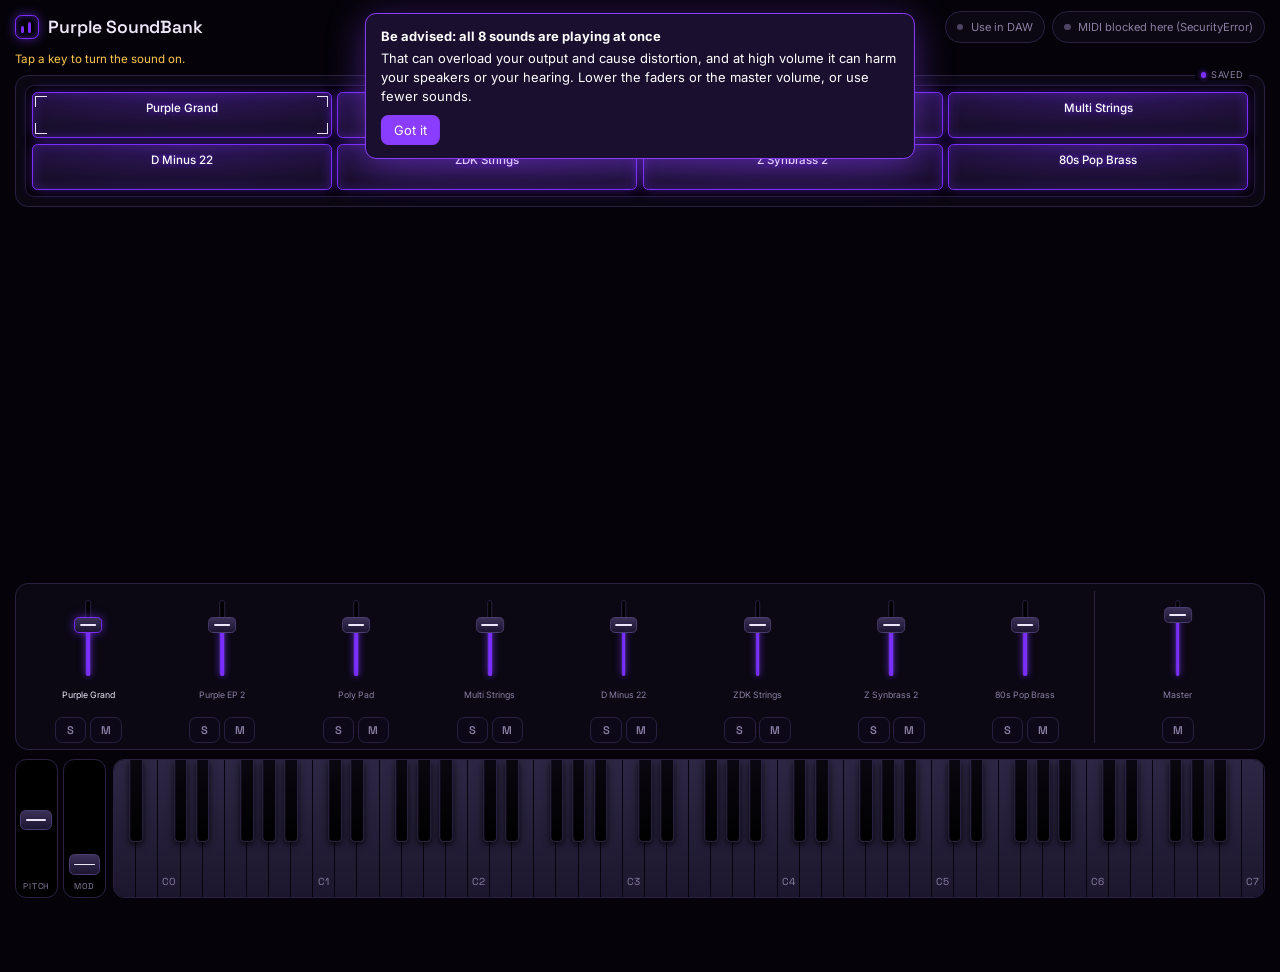
<file: index.html>
<!doctype html><html lang="en"><head><meta charset="utf-8"><meta name="viewport" content="width=device-width,initial-scale=1,viewport-fit=cover"><title>Purple SoundBank</title><style>:root{color-scheme:dark}html,body{margin:0}</style></head><body><title>Purple SoundBank</title>
<meta name="claude:viewport-fit-sides" content="cover">
<link rel="preconnect" href="https://fonts.googleapis.com">
<link rel="preconnect" href="https://fonts.gstatic.com" crossorigin>
<link rel="stylesheet" href="https://fonts.googleapis.com/css2?family=Inter:wght@400;500;600&family=Space+Grotesk:wght@500;600&display=swap">
<style>
/* Layout: black performance deck. An 8-pad sound screen on top, a row of knobs and switches under it, then the keyboard. Glow is reserved for what is active. */
:root {
  --bg: #050309;
  --panel: #0b0813;
  --pad: #100c1a;
  --pad-edge: #231a36;
  --field: #0e0a17;
  --line: #2a2142;
  --text: #ece6f7;
  --muted: #8a7fa3;
  --faint: #4d4463;
  --glow: #7b2fff;
  --glow-deep: #4c1d95;
  --glow-rgb: 123, 47, 255;
  --solo: #ffc94d;
  --key-white-top: #2d2744;
  --key-white-bot: #1c172e;
  --key-black-top: #0a0710;
  --key-black-bot: #000000;
  --font-display: "Space Grotesk", "Helvetica Neue", Arial, sans-serif;
  --font-body: "Inter", system-ui, -apple-system, "Segoe UI", Roboto, sans-serif;
  color-scheme: dark;
}
html, body { height: 100%; }
body {
  margin: 0;
  box-sizing: border-box;
  background: var(--bg);
  color: var(--text);
  font-family: var(--font-body);
  font-size: 14px;
  padding-block: 12px;
  padding-left: max(16px, env(safe-area-inset-left, 0px));
  padding-right: max(16px, env(safe-area-inset-right, 0px));
  display: flex;
  flex-direction: column;
  gap: 10px;
  overscroll-behavior: none;
  -webkit-user-select: none;
  user-select: none;
  -webkit-touch-callout: none;
}
button { font: inherit; color: inherit; }
:focus-visible { outline: 2px solid var(--glow); outline-offset: 2px; }

.top { display: flex; align-items: center; justify-content: space-between; gap: 10px; flex-wrap: wrap; }
.brand { display: flex; align-items: center; gap: 10px; min-width: 0; }
.mark { width: 24px; height: 24px; border-radius: 7px; background: #000; border: 1px solid var(--glow); box-shadow: 0 0 12px rgba(var(--glow-rgb), .55), inset 0 0 8px rgba(var(--glow-rgb), .5); position: relative; flex: none; }
.mark::before, .mark::after { content: ""; position: absolute; bottom: 5px; width: 3px; border-radius: 2px; background: var(--glow); }
.mark::before { left: 6px; height: 8px; }
.mark::after { left: 13px; height: 12px; }
h1 { margin: 0; font-family: var(--font-display); font-weight: 600; font-size: 19px; letter-spacing: -0.01em; white-space: nowrap; }

.chip { display: inline-flex; align-items: center; gap: 8px; min-height: 34px; max-width: 100%; padding: 0 12px; border-radius: 17px; border: 1px solid var(--line); background: var(--panel); font-size: 12px; color: var(--muted); cursor: pointer; }
.chip .dot { width: 7px; height: 7px; border-radius: 50%; background: var(--faint); flex: none; }
.chip.ok { color: var(--text); border-color: var(--glow-deep); }
.chip.ok .dot { background: var(--glow); box-shadow: 0 0 8px var(--glow); }
.chip .txt { overflow: hidden; text-overflow: ellipsis; white-space: nowrap; }
.hint { margin: 0; font-size: 12.5px; color: var(--solo); }

.deck { position: relative; background: var(--panel); border: 1px solid var(--line); border-radius: 14px; padding: 10px; display: flex; flex-direction: column; gap: 12px; }
.saved { position: absolute; top: -8px; right: 16px; padding: 0 6px; background: var(--bg); color: var(--muted); font-size: 10px; letter-spacing: .06em; text-transform: uppercase; opacity: 0; transition: opacity .2s; pointer-events: none; }
.saved.show { opacity: 1; }
.saved::before { content: ""; display: inline-block; width: 6px; height: 6px; margin-right: 5px; border-radius: 50%; background: var(--glow); box-shadow: 0 0 6px var(--glow); }
.screen { background: #000; border: 1px solid var(--pad-edge); border-radius: 10px; padding: 6px; }
.pads { display: grid; grid-template-columns: repeat(4, 1fr); gap: 6px; }
.pad { position: relative; min-width: 0; height: 50px; padding: 0 4px; box-sizing: border-box; border-radius: 6px; border: 1px solid var(--pad-edge); background: var(--pad); color: var(--muted); display: flex; flex-direction: column; align-items: center; justify-content: center; gap: 2px; cursor: pointer; text-align: center; }
.pad.empty { cursor: pointer; color: var(--faint); background: #07050c; border-color: #17112a; border-style: dashed; }
.pad { touch-action: manipulation; -webkit-touch-callout: none; }
.pad.lift { transform: scale(1.07); z-index: 5; border-color: #fff; box-shadow: 0 0 22px rgba(var(--glow-rgb), .9); }
.pad.target { outline: 2px dashed #d9c2ff; outline-offset: 2px; }
.chan.gone { display: none; }
#slotMenu { position: fixed; inset: 0; z-index: 60; display: none; align-items: flex-start; justify-content: center; padding-top: 70px; background: rgba(2,1,6,.72); }
#slotMenu.open { display: flex; }
#slotMenu .sheet { width: min(340px, calc(100vw - 32px)); max-height: calc(100vh - 110px); overflow: auto; background: #0b0813; border: 1px solid var(--glow); border-radius: 14px; padding: 12px; box-shadow: 0 0 30px rgba(var(--glow-rgb), .5); }
.chips { display: flex; gap: 8px; align-items: center; }
#daw-chip.rec .dot { background: #ff4d6d; box-shadow: 0 0 8px #ff4d6d; }
#daw-chip.lnk .dot { background: #4cf0a6; box-shadow: 0 0 8px #4cf0a6; }
#daw-chip.rec .txt::after { content: " · REC"; }
#dawMenu { position: fixed; inset: 0; z-index: 61; display: none; align-items: flex-start; justify-content: center; padding-top: 60px; background: rgba(2,1,6,.78); }
#dawMenu.open { display: flex; }
#dawMenu .sheet { width: min(420px, calc(100vw - 32px)); max-height: calc(100vh - 90px); overflow: auto; background: #0b0813; border: 1px solid var(--glow); border-radius: 14px; padding: 16px; box-shadow: 0 0 30px rgba(var(--glow-rgb), .5); }
#dawMenu h3 { margin: 0 0 10px; font: 700 11px var(--font-display, inherit); letter-spacing: .18em; text-transform: uppercase; color: #b79cff; }
#dawMenu .sub { margin: 14px 0 6px; font: 600 10px var(--font-display, inherit); letter-spacing: .14em; text-transform: uppercase; color: var(--faint); }
#dawMenu p { margin: 0 0 8px; font: 12px/1.5 var(--font-display, inherit); color: #a894d8; }
#dawMenu .row { display: flex; gap: 8px; flex-wrap: wrap; margin: 8px 0; }
#dawMenu .big { flex: 1 1 140px; min-height: 40px; border-radius: 8px; border: 1px solid #3a2a63; background: #150f26; color: #e6d9ff; font: 700 12px var(--font-display, inherit); letter-spacing: .06em; cursor: pointer; padding: 0 12px; }
#dawMenu .big:hover { border-color: #9b5cff; background: #1d1438; }
#dawMenu .big.go { background: #6d2cf0; border-color: #9b5cff; color: #fff; }
#dawMenu .big.stop { background: #d6335a; border-color: #ff6b8a; color: #fff; }
#dawMenu .big[disabled] { opacity: .4; cursor: default; }
#dawMenu .stat { font: 600 12px var(--font-display, inherit); color: #cdb8ff; letter-spacing: .06em; }
#dawMenu .stat b { color: #fff; }
#dawMenu .x { float: right; background: none; border: 0; color: #8a73c8; font-size: 20px; cursor: pointer; line-height: 1; }
#slotMenu .psearch { position: sticky; top: -12px; z-index: 1; margin: -12px -12px 4px; padding: 12px 12px 8px; background: #0b0813; }
#slotMenu .psearch h3 { margin: 0 0 8px; }
#slotMenu h3 { margin: 0 0 8px; font: 700 11px var(--font-display, inherit); letter-spacing: .18em; text-transform: uppercase; color: #b79cff; }
#slotMenu .sub { margin: 10px 0 4px; font: 600 10px var(--font-display, inherit); letter-spacing: .14em; text-transform: uppercase; color: var(--faint); }
#slotMenu .opt { display: flex; justify-content: space-between; align-items: center; width: 100%; text-align: left; background: none; border: 0; border-radius: 6px; padding: 9px 8px; color: #cdb8ff; font: 600 13px var(--font-display, inherit); cursor: pointer; }
#slotMenu .opt:hover, #slotMenu .opt:active { background: rgba(var(--glow-rgb), .22); color: #fff; }
#slotMenu .opt small { color: #6b5a9a; font-size: 10px; letter-spacing: .08em; text-transform: uppercase; }
#slotMenu .opt.rm { color: #ff8aa8; }
#slotMenu .opt.here { background: rgba(var(--glow-rgb), .28); color: #fff; }
.pname { font-size: 12.5px; font-weight: 500; line-height: 1.15; max-width: 100%; overflow: hidden; display: -webkit-box; -webkit-box-orient: vertical; -webkit-line-clamp: 2; line-clamp: 2; word-break: break-word; }
.pstat { font-size: 9.5px; letter-spacing: .08em; text-transform: uppercase; color: var(--solo); min-height: 11px; }
.pad.on { color: #fff; border-color: var(--glow); background: radial-gradient(120% 140% at 50% 0%, rgba(var(--glow-rgb), .3), rgba(var(--glow-rgb), .06) 70%), var(--pad); box-shadow: 0 0 14px rgba(var(--glow-rgb), .45), inset 0 0 14px rgba(var(--glow-rgb), .3); }
.pad.on .pname { text-shadow: 0 0 10px rgba(var(--glow-rgb), .9); }
.pad.loading .pname { opacity: .55; }
.c { position: absolute; width: 11px; height: 11px; border: 0 solid var(--text); opacity: 0; pointer-events: none; }
.pad.focus .c { opacity: 1; }
.c.tl { top: 3px; left: 3px; border-top-width: 2px; border-left-width: 2px; }
.c.tr { top: 3px; right: 3px; border-top-width: 2px; border-right-width: 2px; }
.c.bl { bottom: 3px; left: 3px; border-bottom-width: 2px; border-left-width: 2px; }
.c.br { bottom: 3px; right: 3px; border-bottom-width: 2px; border-right-width: 2px; }

.row { display: flex; flex-wrap: wrap; align-items: flex-start; justify-content: space-between; gap: 10px 8px; }
.field { display: flex; flex-direction: column; align-items: center; gap: 4px; min-width: 0; }
.cap { font-size: 10.5px; color: var(--muted); max-width: 84px; overflow: hidden; text-overflow: ellipsis; white-space: nowrap; }
.fbtn, .stepper { height: 44px; border-radius: 8px; border: 1px solid var(--line); background: var(--field); cursor: pointer; font-weight: 500; }
.fbtn { min-width: 70px; padding: 0 12px; }
.fbtn.on { border-color: var(--glow); color: #fff; box-shadow: 0 0 12px rgba(var(--glow-rgb), .45), inset 0 0 10px rgba(var(--glow-rgb), .35); }
#solo.on { border-color: var(--solo); color: var(--solo); box-shadow: 0 0 12px rgba(255, 201, 77, .3), inset 0 0 10px rgba(255, 201, 77, .15); }
.stepper { display: flex; align-items: stretch; overflow: hidden; cursor: default; }
.stepper button { width: 42px; border: 0; background: transparent; cursor: pointer; font-size: 18px; }
.stepper button:disabled { color: var(--faint); cursor: default; }
.stepper span { min-width: 78px; display: flex; align-items: center; justify-content: center; font-family: var(--font-display); font-weight: 500; font-variant-numeric: tabular-nums; border-inline: 1px solid var(--line); }


.adsr { display: flex; flex-direction: column; gap: 8px; }
.adsr-top { display: flex; align-items: center; justify-content: space-between; gap: 8px; }
.seg { display: inline-flex; border: 1px solid var(--line); border-radius: 8px; overflow: hidden; background: var(--field); min-width: 0; }
.seg button { height: 36px; padding: 0 12px; border: 0; background: transparent; cursor: pointer; font-weight: 500; font-size: 13px; max-width: 150px; overflow: hidden; text-overflow: ellipsis; white-space: nowrap; color: var(--muted); }
.seg button.on { color: #fff; background: rgba(var(--glow-rgb), .28); box-shadow: inset 0 0 12px rgba(var(--glow-rgb), .55); }
.fbtn.small { height: 36px; min-width: 0; padding: 0 12px; font-size: 13px; }
.knobs { display: grid; grid-template-columns: repeat(4, 1fr); gap: 6px; }
.kcol { display: flex; flex-direction: column; align-items: center; gap: 3px; min-width: 0; }
.knob { width: 50px; height: 50px; touch-action: none; cursor: ns-resize; border-radius: 50%; }
.knob svg { width: 100%; height: 100%; display: block; overflow: visible; }
.ktrack, .kval { fill: none; stroke-width: 4; stroke-linecap: round; }
.ktrack { stroke: #231a36; }
.kval { stroke: var(--glow); filter: drop-shadow(0 0 4px rgba(var(--glow-rgb), .9)); }
.kbody { fill: #14101f; stroke: #2f2549; stroke-width: 1; }
.kdot { stroke: var(--text); stroke-width: 2.5; stroke-linecap: round; }
.kname { font-size: 10.5px; color: var(--muted); }

.mid { display: grid; grid-template-columns: auto 1fr auto; grid-template-areas: "ctl aux adsr"; align-items: start; column-gap: 10px; row-gap: 10px; background: var(--panel); border: 1px solid var(--line); border-radius: 14px; padding: 10px; }
.ctl { grid-area: ctl; }
.aux { flex: 1; align-content: center; display: grid; grid-template-columns: repeat(5, minmax(0, 56px)); justify-content: space-evenly; align-items: start; gap: 4px; min-width: 0; }
.mid .adsr { grid-area: adsr; }
.led { grid-area: aux; align-self: stretch; min-width: 0; position: relative; display: flex; flex-direction: column; gap: 6px; padding: 8px 12px 10px; border-radius: 12px; overflow: hidden; background: radial-gradient(120% 140% at 50% 0%, #150b2b 0%, #07040f 62%, #040208 100%); border: 1px solid #3a2a63; box-shadow: inset 0 0 34px rgba(var(--glow-rgb), .2), 0 0 16px rgba(var(--glow-rgb), .18); }
.led::after { content: ""; position: absolute; inset: 0; pointer-events: none; background: repeating-linear-gradient(0deg, rgba(0, 0, 0, .28) 0 1px, transparent 1px 3px); mix-blend-mode: multiply; }
.led-head { display: flex; justify-content: space-between; align-items: center; font-family: var(--font-display); font-size: 10px; font-weight: 600; letter-spacing: .2em; text-transform: uppercase; color: #b98cff; text-shadow: 0 0 8px rgba(var(--glow-rgb), .9); white-space: nowrap; }
.led-head .sub { color: #6c53a3; text-shadow: none; }
.lib { display: none; flex: 1; min-height: 0; gap: 8px; position: relative; z-index: 1; }
.mid.islib .lib { display: flex; height: 322px; max-height: 322px; }
.mid.islib .led-idle, .mid.islib .aux { display: none; }
.lib-cats, .lib-list { overflow-y: auto; min-height: 0; scrollbar-width: thin; scrollbar-color: #4a3580 transparent; }
.lib-cats { flex: 0 0 38%; max-width: 170px; border-right: 1px solid #2c1f52; padding-right: 6px; }
.lib-main { flex: 1; min-width: 0; display: flex; flex-direction: column; gap: 6px; min-height: 0; }
.lib-list { flex: 1; }
.lib-search { width: 100%; box-sizing: border-box; background: #0b0618; border: 1px solid #3a2a63; border-radius: 6px; color: #d9c2ff; font: 12px var(--font-display, inherit); letter-spacing: .08em; padding: 5px 8px; outline: none; }
.lib-search:focus { border-color: #9b5cff; box-shadow: 0 0 8px rgba(var(--glow-rgb), .5); }
.lib-row { display: flex; justify-content: space-between; align-items: center; width: 100%; text-align: left; background: none; border: 0; border-radius: 5px; padding: 6px 8px; min-height: 30px; color: #9a82cf; font: 600 12px var(--font-display, inherit); letter-spacing: .1em; text-transform: uppercase; cursor: pointer; white-space: nowrap; }
.lib-row:hover { background: rgba(var(--glow-rgb), .12); color: #d9c2ff; }
.lib-row.on { background: rgba(var(--glow-rgb), .28); color: #fff; text-shadow: 0 0 8px rgba(var(--glow-rgb), 1); }
.lib-row .n { color: #5b4690; font-size: 10px; }
.lib-row.dim { opacity: .45; }
.lib-row .nm { display: inline-flex; align-items: center; gap: 6px; }
.newtag { font-size: 11px; font-weight: 500; color: #fff; border: 1px solid var(--glow); border-radius: 6px; padding: 1px 6px; box-shadow: 0 0 10px rgba(var(--glow-rgb), .45), inset 0 0 8px rgba(var(--glow-rgb), .35); line-height: 1.3; }
.lib-row.locked { color: #b9a3ee; }
.pad .padnew { position: absolute; top: 3px; right: 4px; font-size: 9px; padding: 0 5px; line-height: 1.3; pointer-events: none; }
.lib-empty { padding: 10px 8px; color: #5b4690; font-size: 11px; letter-spacing: .14em; text-transform: uppercase; }
.led-idle { display: none; flex: 1; position: relative; min-height: 84px; }
.led-idle canvas { position: absolute; inset: 0; width: 100%; height: 100%; display: block; }
.led-idle .big { font-family: var(--font-display); font-weight: 600; font-size: clamp(18px, 3vw, 30px); letter-spacing: .14em; text-transform: uppercase; color: #c9a6ff; text-shadow: 0 0 14px rgba(var(--glow-rgb), 1), 0 0 34px rgba(var(--glow-rgb), .6); }
.led-idle .small { font-size: 10px; letter-spacing: .22em; text-transform: uppercase; color: #5b4690; }
.mid.noaux .led-idle { display: flex; }
.mid.noaux .aux { display: none; }
@media (max-width: 599px) {
  .mid { grid-template-columns: auto minmax(0, 1fr); grid-template-areas: "ctl adsr" "aux aux"; }
  .mid .adsr { justify-self: end; width: 100%; max-width: 188px; }
}
.ctl { display: grid; grid-template-columns: repeat(3, 1fr); gap: 6px; width: 138px; }
.ctl .fbtn { min-width: 0; height: 36px; padding: 0; font-size: 11px; }
.fbtn:disabled { color: var(--faint); cursor: default; }
.ctl .stepper { grid-column: 1 / -1; height: 36px; }
.ctl .stepper button { width: 32px; font-size: 16px; }
.ctl .stepper span { min-width: 0; flex: 1; font-size: 12px; white-space: nowrap; }
.ctl .pair { grid-column: 1 / -1; display: grid; grid-template-columns: 1fr 1fr; gap: 6px; }
.ctl .pair:has(#mode-lib) { grid-template-columns: 1fr 1fr 1fr; }
.ctl .pair .fbtn { font-size: 12.5px; }
#undo, #redo { text-transform: uppercase; letter-spacing: .06em; font-size: 11px; }
.mid .adsr { width: 188px; min-width: 0; gap: 6px; }
.mid .adsr-top { gap: 6px; }
.mid .seg { flex: 1 1 auto; min-width: 0; }
.mid .seg button { min-width: 0; }
.mid .seg #tgt-one { flex: 1 1 auto; }
.mid .fbtn.small { flex: none; }
.mid .knobs { grid-template-columns: repeat(2, 1fr); gap: 4px 6px; justify-items: center; }
.mid .knob { width: 42px; height: 42px; }
.mid .kname { font-size: 10.5px; min-height: 13px; font-variant-numeric: tabular-nums; }
.mid .seg button { height: 30px; padding: 0 8px; font-size: 11.5px; max-width: 104px; }
.mid .fbtn.small { height: 30px; padding: 0 8px; font-size: 11.5px; }
.bank { flex: 1; min-height: 164px; display: grid; grid-template-columns: repeat(8, 1fr) 1.25fr; gap: 4px; background: var(--panel); border: 1px solid var(--line); border-radius: 14px; padding: 8px 8px 6px; }
.chan { display: flex; flex-direction: column; align-items: center; gap: 6px; min-width: 0; }
.chan.master { border-left: 1px solid var(--line); padding-left: 4px; }
.chan .lbl { height: 24px; font-size: 9.5px; line-height: 1.2; color: var(--muted); text-align: center; overflow: hidden; display: flex; align-items: flex-start; justify-content: center; max-width: 100%; word-break: break-word; }
.chan.focus .lbl { color: var(--text); }
.chan.sel { background: rgba(var(--glow-rgb), .14); box-shadow: 0 0 0 1px var(--glow), 0 0 14px rgba(var(--glow-rgb), .4); border-radius: 10px; }
#select { -webkit-touch-callout: none; touch-action: manipulation; }
.bank.armed .chan:not(.master):not(.empty) .fader { cursor: copy; }
.sm { display: flex; gap: 4px; justify-content: center; }
.sm button { width: 34px; height: 28px; padding: 0; border-radius: 8px; border: 1px solid var(--line); background: #0d0818; color: var(--muted); font: 600 12px var(--font-display); letter-spacing: .02em; cursor: pointer; touch-action: manipulation; -webkit-tap-highlight-color: transparent; }
.sm button:disabled { opacity: .3; cursor: default; }
.sm .bs.on { background: linear-gradient(180deg, #8a4dff, var(--glow-deep)); border-color: var(--glow); color: #fff; box-shadow: 0 0 10px rgba(var(--glow-rgb), .7); }
.sm .bm.on { background: #3a2208; border-color: #ffb347; color: #ffb347; box-shadow: 0 0 10px rgba(255, 179, 71, .55); }
.sm.ghost { visibility: hidden; }
@media (max-width: 599px) { .sm { flex-direction: column; gap: 5px; } .sm button { width: 32px; height: 30px; } 
  html, body { height: auto; min-height: 100%; }
  .bank { flex: none; min-height: 215px; }
  .led-idle { min-height: 64px; }
}
.chan.empty .lbl { color: var(--faint); }
.fader { position: relative; flex: 1; width: 100%; min-height: 80px; touch-action: none; cursor: pointer; }
.ftrack { position: absolute; left: 50%; top: 9px; bottom: 9px; width: 6px; transform: translateX(-50%); border-radius: 3px; background: #000; border: 1px solid #2a2142; box-sizing: border-box; }
.ffill { position: absolute; left: 50%; bottom: 9px; width: 4px; transform: translateX(-50%); border-radius: 2px; background: var(--glow); box-shadow: 0 0 8px rgba(var(--glow-rgb), .9); }
.fthumb { position: absolute; left: 50%; width: 30px; height: 18px; transform: translateX(-50%); border-radius: 5px; background: linear-gradient(180deg, #3a3057, #1b1530); border: 1px solid #4a3d70; box-sizing: border-box; }
.fthumb::after { content: ""; position: absolute; left: 5px; right: 5px; top: 50%; height: 2px; margin-top: -1px; background: var(--text); border-radius: 1px; }
.chan.focus .fthumb { border-color: var(--glow); box-shadow: 0 0 10px rgba(var(--glow-rgb), .6); }
.chan.off .ffill { background: #3a3057; box-shadow: none; }
.chan.empty .fader { opacity: .35; pointer-events: none; }
.chan.empty .ffill { display: none; }
.kb-wrap { flex: none; height: 150px; display: flex; gap: 8px; }
.wheels { flex: none; display: flex; gap: 6px; }
.wheel { position: relative; width: 44px; border-radius: 12px; background: #000; border: 1px solid var(--line); touch-action: none; cursor: ns-resize; overflow: hidden; user-select: none; -webkit-user-select: none; }
.wheel .wl { position: absolute; bottom: 6px; left: 0; right: 0; text-align: center; font-size: 9px; letter-spacing: .1em; color: var(--muted); pointer-events: none; font-family: var(--font-display); }
.wheel .wmid { position: absolute; left: 8px; right: 8px; top: calc(50% - 10px); height: 1px; background: #3a3057; }
.wheel .wfill { position: absolute; left: 0; right: 0; bottom: 0; background: linear-gradient(0deg, rgba(var(--glow-rgb), .55), rgba(var(--glow-rgb), 0)); pointer-events: none; }
.wheel .wthumb { position: absolute; left: 5px; right: 5px; height: 22px; border-radius: 6px; background: linear-gradient(180deg, #3a3057, #1b1530); border: 1px solid #4a3d70; box-sizing: border-box; pointer-events: none; }
.wheel .wthumb::after { content: ""; position: absolute; left: 5px; right: 5px; top: 50%; height: 2px; margin-top: -1px; background: var(--text); border-radius: 1px; }
.wheel.live .wthumb { border-color: var(--glow); box-shadow: 0 0 10px rgba(var(--glow-rgb), .6); }
.kb { position: relative; flex: 1; min-width: 0; display: flex; border-radius: 12px; overflow: hidden; background: #000; border: 1px solid var(--line); touch-action: none; }
.kbin { position: relative; flex: none; display: flex; height: 100%; }
.key { touch-action: none; }
.white { flex: 1; min-width: 0; font-size: 10px; background: linear-gradient(180deg, var(--key-white-top), var(--key-white-bot)); border-right: 1px solid #07050c; display: flex; align-items: flex-end; justify-content: center; padding-bottom: 10px; box-sizing: border-box; color: var(--muted); font-size: 11px; font-family: var(--font-display); }
.white.on { background: linear-gradient(180deg, #a66bff, var(--glow-deep)); color: #fff; box-shadow: inset 0 0 22px rgba(var(--glow-rgb), .8), 0 0 14px rgba(var(--glow-rgb), .5); }
.black { position: absolute; top: 0; height: 60%; transform: translateX(-50%); background: linear-gradient(180deg, var(--key-black-top), var(--key-black-bot)); border: 1px solid #2a2142; border-top: 0; border-radius: 0 0 5px 5px; box-shadow: 0 3px 8px rgba(0, 0, 0, .8); z-index: 2; box-sizing: border-box; }
.black.on { background: linear-gradient(180deg, #8a4dff, var(--glow-deep)); border-color: var(--glow); box-shadow: 0 0 16px rgba(var(--glow-rgb), .8); }
@media (prefers-reduced-motion: no-preference) { .pad, .white, .black, .fbtn { transition: background-color .08s, box-shadow .12s, border-color .12s; } }

.perf { display: none; flex: 1; min-height: 0; flex-direction: column; gap: 6px; position: relative; z-index: 1; }
.mid.isperf .perf { display: flex; }
.mid.isperf .led-idle, .mid.isperf .aux, .mid.isperf .lib { display: none !important; }
.perf-now { flex: none; text-align: center; font-family: var(--font-display); font-weight: 600; font-size: clamp(16px, 2.4vw, 24px); letter-spacing: .12em; text-transform: uppercase; color: #e5d4ff; text-shadow: 0 0 14px rgba(var(--glow-rgb), 1), 0 0 30px rgba(var(--glow-rgb), .5); white-space: nowrap; overflow: hidden; text-overflow: ellipsis; }
.perf-now small { display: block; margin-bottom: 2px; font-size: 9px; letter-spacing: .24em; color: #5b4690; text-shadow: none; }
.perf-list { flex: none; height: 232px; overflow-y: auto; overflow-x: hidden; display: flex; flex-direction: column; gap: 3px; }
.song { box-sizing: border-box; display: flex; flex: none; width: 100%; align-items: center; gap: 8px; text-align: left; background: rgba(var(--glow-rgb), .06); border: 1px solid transparent; border-radius: 6px; padding: 4px 8px; min-height: 30px; color: #b79cff; font: 600 13px var(--font-display, inherit); letter-spacing: .08em; text-transform: uppercase; cursor: pointer; }
.song .no { color: #5b4690; font-size: 11px; min-width: 26px; align-self: stretch; display: flex; align-items: center; touch-action: none; }
.song { user-select: none; -webkit-user-select: none; }
.song.drag { border-color: #fff; box-shadow: 0 0 16px rgba(var(--glow-rgb), .9); transform: scale(1.015); position: relative; z-index: 2; }
.song.drop-before { box-shadow: 0 -3px 0 #d9c2ff; }
.song.drop-end { box-shadow: 0 3px 0 #d9c2ff; }
.song .nm { flex: 1; overflow: hidden; text-overflow: ellipsis; white-space: nowrap; }
.song.locked { opacity: .65; color: #b9a3ee; }
.song.on { background: rgba(var(--glow-rgb), .3); border-color: var(--glow); color: #fff; text-shadow: 0 0 8px rgba(var(--glow-rgb), 1); }
.song .ed { display: none; gap: 3px; }
.perf.editing .song .ed { display: flex; }
.song .ed span { display: inline-flex; align-items: center; justify-content: center; width: 28px; height: 26px; border: 1px solid var(--line); border-radius: 5px; background: var(--field); color: #cdb8ff; font-size: 12px; }
.song .ed span.x { color: #ff8aa8; }
.perf-empty { color: #5b4690; font-size: 11px; letter-spacing: .12em; text-transform: uppercase; padding: 10px 4px; line-height: 1.6; }
.perf-bar { display: grid; grid-template-columns: 1fr 70px 1fr; gap: 6px; }
.perf-bar .fbtn { height: 38px; min-width: 0; padding: 0; font-size: 12px; }
#slotMenu .sheet input { width: 100%; box-sizing: border-box; height: 42px; border-radius: 8px; border: 1px solid var(--line); background: var(--field); color: var(--text); padding: 0 10px; font: 600 15px var(--font-display, inherit); margin-bottom: 8px; }
</style>

<div class="top">
  <div class="brand"><div class="mark" aria-hidden="true"></div><h1>Purple SoundBank</h1></div>
  <div class="chips"><button class="chip" id="daw-chip" type="button" aria-label="Use in your DAW: get the plugin"><span class="dot"></span><span class="txt">Use in DAW</span></button>
  <button class="chip" id="midi-chip" type="button"><span class="dot"></span><span class="txt" id="midi-text">Checking MIDI</span></button></div>
</div>
<p class="hint" id="hint" hidden>Tap a key to turn the sound on.</p>

<section class="deck" aria-label="Sounds and controls">
  <span class="saved" id="saved" aria-live="polite">Saved</span>
  <div class="screen"><div class="pads" id="pads" role="group" aria-label="Sounds"></div></div>
</section>

<section class="mid" aria-label="Envelope and controls">
  <div class="ctl">
    <button class="fbtn" id="select" type="button" aria-pressed="false" title="Tap to arm, tap again to disarm. While it is on, tap sounds at the top to arm or disarm them straight away, or tap faders to move several together.">Select</button>
    <button class="fbtn" id="solo" type="button" aria-pressed="false">Solo</button>
    <button class="fbtn" id="single" type="button" aria-pressed="false" title="Only one sound plays at a time">Single</button>
    <div class="pair"><button class="fbtn on" id="m-patch" type="button" aria-pressed="true">Patch</button><button class="fbtn" id="m-perf" type="button" aria-pressed="false" title="Performance: your set list">Perform</button></div>
    <div class="pair"><button class="fbtn" id="mode-lib" type="button" aria-pressed="false">LIB</button><button class="fbtn" id="mode-eq" type="button" aria-pressed="false">EQ</button><button class="fbtn" id="mode-fx" type="button" aria-pressed="false">FX</button></div>
    <div class="pair"><button class="fbtn" id="undo" type="button" disabled title="Undo (Ctrl/Cmd+Z)">&#8630; Undo</button><button class="fbtn" id="redo" type="button" disabled title="Redo (Ctrl/Cmd+Shift+Z)">Redo &#8631;</button></div>
    <button class="fbtn" id="saveas" type="button" title="Save this patch as a song in your set list" style="grid-column:1/-1">Save as&hellip;</button>
    <button class="fbtn" id="copyurl" type="button" title="Copy a link to the current song" style="grid-column:1/-1">Copy link</button>
  </div>
  <div class="led" id="led">
    <div class="led-head"><span id="led-title">Sound</span><span class="sub">Purple SoundBank</span></div>
    <div class="led-idle"><canvas id="reactor" aria-label="Sound reactor: spectrum and level meters"></canvas></div>
    <div class="lib" id="lib"><div class="lib-cats" id="lib-cats" role="listbox" aria-label="Categories"></div><div class="lib-main"><input class="lib-search" id="lib-search" type="search" placeholder="SEARCH" aria-label="Search sounds" autocomplete="off"><div class="lib-list" id="lib-list" role="listbox" aria-label="Sounds"></div></div></div>
    <div class="aux" id="aux-knobs" role="group" aria-label="Extra knobs"></div>
    <div class="perf" id="perf"><div class="perf-now" id="perf-now"></div><div class="perf-list" id="perf-list"></div><div class="perf-bar"><button class="fbtn" id="perf-prev" type="button" aria-label="Previous song">&#9664; Prev</button><button class="fbtn" id="perf-edit" type="button" aria-pressed="false">Edit</button><button class="fbtn" id="perf-next" type="button" aria-label="Next song">Next &#9654;</button></div></div>
  </div>
  <div class="adsr">
    <div class="adsr-top">
      <div class="seg" role="group" aria-label="Envelope edit target">
        <button type="button" id="tgt-one" class="on" aria-pressed="true">Z Grand</button>
        <button type="button" id="tgt-all" aria-label="All sounds" title="Edit all sounds together" aria-pressed="false">All</button>
      </div>
      <button type="button" class="fbtn small" id="env-reset">Reset</button>
    </div>
    <div class="knobs" id="env-knobs"></div>
  </div>
</section>

<section class="bank" id="bank" aria-label="Faders"></section>

<div class="kb-wrap">
  <div class="wheels">
    <div class="wheel" id="w-pitch" role="slider" aria-label="Pitch bend"><div class="wmid"></div><div class="wthumb" id="w-pitch-t"></div><div class="wl">PITCH</div></div>
    <div class="wheel" id="w-mod" role="slider" aria-label="Mod wheel"><div class="wfill" id="w-mod-f"></div><div class="wthumb" id="w-mod-t"></div><div class="wl">MOD</div></div>
  </div>
  <div class="kb" id="kb" role="group" aria-label="Keyboard"></div>
</div>

<script>window.SOUNDS = [{"id":"purplegrand","cat":"Piano","name":"Purple Grand","trim":2.8,"mod":"none","tone":[{"type":"lowshelf","f":150,"g":5,"q":0.7},{"type":"peaking","f":260,"g":3,"q":0.8},{"type":"peaking","f":500,"g":-1.5,"q":1},{"type":"peaking","f":3200,"g":1.5,"q":0.9},{"type":"highshelf","f":7000,"g":-4,"q":0.7}],"src":"sounds/purplegrand.json"},{"id":"purpleep2","cat":"Electric Piano","name":"Purple EP 2","trim":0.425,"mod":"none","human":true,"src":"sounds/purpleep2.json"},{"id":"polypad","cat":"Pad","name":"Poly Pad","trim":4.1,"mod":"knob","modKnob":[0.12,0.2915],"human":true,"fat":true,"drift":true,"ensemble":true,"rel":0.9,"loop":{"start":0.35,"end":2.7,"xfade":0.12},"tame":true,"poly":true,"fatSpread":2.5,"fatOffset":true,"wide":2.8,"fatPan":1.0,"tone":[{"type":"lowshelf","f":200,"g":3,"q":0.7},{"type":"peaking","f":350,"g":-1.5,"q":0.9},{"type":"highshelf","f":4500,"g":3,"q":0.7},{"type":"peaking","f":3800,"g":3,"q":0.8},{"type":"highshelf","f":9000,"g":4,"q":0.7}],"src":"sounds/polypad.json"},{"id":"multistrings","cat":"Strings","name":"Multi Strings","trim":14,"mod":"knob","modKnob":[0.5,0.722],"poly":true,"tame":true,"rel":0.5,"loop":{"start":1.0,"end":4.0,"xfade":0.3},"src":"sounds/multistrings.json"},{"id":"dminus22","cat":"Synth","name":"D Minus 22","trim":5.2,"poly":true,"tame":true,"rel":0.4,"loop":{"start":0.8,"end":2.8,"xfade":0.25},"src":"sounds/dminus22.json"},{"id":"zdkstrings","cat":"Strings","name":"ZDK Strings","trim":6.5,"bite":14,"mod":"knob","modKnob":[0.5,0.722],"poly":true,"tame":true,"rel":0.5,"loop":{"start":1.0,"end":4.0,"xfade":0.3},"src":"sounds/zdkstrings.json"},{"id":"synbrass2","cat":"Synth","name":"Z Synbrass 2","trim":5.2,"bite":4,"vib":110,"poly":true,"tame":true,"rel":0.4,"loop":{"start":0.8,"end":2.8,"xfade":0.25},"src":"sounds/synbrass2.json"},{"id":"80spopbrass","cat":"Synth","name":"80s Pop Brass","trim":5.2,"bite":11,"vib":110,"poly":true,"tame":true,"rel":0.4,"loop":{"start":0.8,"end":2.8,"xfade":0.25},"src":"sounds/80spopbrass.json"},{"id":"zmotherbass","cat":"Bass","name":"Z Mother Bass","trim":1.0,"monoVoice":true,"shift":-24,"alone":true,"loop":{"start":0.3,"end":4.95,"xfade":0.35,"align":0.2},"vib":110,"modKnob":[0.38,0.5],"src":"sounds/zmotherbass.json"},{"id":"zdrybass","cat":"Bass","name":"Z Dry Bass","trim":1.0,"monoVoice":true,"alone":true,"loop":{"start":0.3,"end":4.95,"xfade":0.35,"align":0.2,"endFrac":0.8,"lin":1},"lowEnd":{"below":36,"shelf":4,"sub":0.35,"duck":0.3,"clean":[24,29]},"legato":{"in":0.03,"out":0.022},"bite":4.5,"atk":0.004,"tone":[{"type":"highpass","f":20,"g":0,"q":0.7}],"shift":-12,"vibRate":8.5,"vib":120,"holdFix":true,"atkMid":true,"relPow":2.5,"hiTrim":0.6,"src":"sounds/zdrybass.json"},{"id":"jporchhits","cat":"FX","name":"JP Orch Hits","trim":1.0,"mod":"none","tone":[{"type":"peaking","f":2500,"g":2,"q":0.8},{"type":"peaking","f":4500,"g":2,"q":0.8},{"type":"highshelf","f":7000,"g":3.5,"q":0.7},{"type":"lowshelf","f":200,"g":-1,"q":0.7}],"src":"sounds/jporchhits.json"},{"id":"zsweetbells","cat":"Keys","name":"Z Sweet Bells","trim":1.0,"mod":"none","tone":[],"wide":1.2,"src":"sounds/zsweetbells.json"},{"id":"xtremesweep","cat":"Pad","name":"Purple Xtreme Sweep","trim":3.0,"mod":"none","poly":true,"rel":0.35,"src":"sounds/xtremesweep.json","added":"2026-11-14"},{"id":"drysinelead","cat":"Lead","name":"Purple Dry Sine Lead","trim":3.3,"bite":6,"vib":120,"vibRate":6,"monoVoice":true,"retrigVel":127,"legato":{"in":0.025,"out":0.035},"slideRate":0.012,"glideVoice":true,"glideLeap":0.0025,"velExp":0.6,"glideTau":0.009,"slideLevel":[[27,-19.2],[30,-18.9],[33,-19.0],[36,-19.1],[39,-19.4],[42,-19.9],[45,-19.3],[48,-19.9],[51,-19.5],[54,-19.5],[57,-19.8],[60,-19.6],[63,-19.9],[66,-19.8],[69,-19.4],[72,-20.1],[75,-20.1],[78,-19.9],[81,-20.2],[84,-20.1],[87,-20.8],[90,-21.0],[93,-21.4],[96,-22.4],[99,-23.1],[102,-24.4],[105,-26.1],[108,-28.0],[111,-30.6],[114,-34.3],[117,-38.6],[120,-43.0],[123,-49.4],[126,-54.9]],"holdFix":true,"rel":0.02,"loop":{"start":1.0,"end":5.8,"xfade":0.5,"align":0.5,"lin":1},"src":"sounds/drysinelead.json","added":"2026-11-14"},{"id":"drysinekeys","cat":"Keys","name":"Purple Dry Sine Keys","trim":4.2,"bite":12,"vib":120,"vibRate":8.5,"poly":true,"rel":0.25,"loop":{"start":1.0,"end":5.8,"xfade":0.5,"align":0.5,"lin":1},"src":"sounds/drysinekeys.json","added":"2026-11-14"},{"id":"octvbrass","cat":"Brass","name":"Purple Z Octave Brass","trim":2.7,"bite":4,"vib":35,"poly":true,"tame":true,"rel":0.3,"loop":{"start":1.0,"end":5.6,"xfade":0.4,"align":0.3},"src":"sounds/octvbrass.json","added":"2026-11-14"},{"id":"bigwidelead","cat":"Lead","name":"Purple Big & Wide Lead","trim":3.2,"tone":[{"type":"lowshelf","f":180,"g":4,"q":0.7}],"vib":120,"vibRate":6,"monoVoice":true,"legato":{"in":0.025,"out":0.035},"holdFix":true,"rel":0.02,"loop":{"start":1.0,"end":5.6,"xfade":0.4,"align":0.3},"src":"sounds/bigwidelead.json","v":3,"added":"2026-11-14","preview":true,"retrigVel":127,"velExp":0.6,"bite":0},{"id":"bigwidelead2","cat":"Lead","name":"Purple Big & Wide Lead 2","trim":3.2,"tone":[{"type":"lowshelf","f":180,"g":4,"q":0.7}],"vib":120,"vibRate":6,"monoVoice":true,"legato":{"in":0.025,"out":0.035},"holdFix":true,"rel":0.02,"loop":{"start":1.0,"end":5.6,"xfade":0.4,"align":0.3},"src":"sounds/bigwidelead2.json","v":1,"added":"2026-11-15","retrigVel":127,"velExp":0.6,"bite":0,"shift":-12},{"id":"rnbbass","cat":"Bass","name":"Purple RnB Bass","trim":1.9,"monoVoice":true,"bite":4,"atkMid":true,"retrigVel":127,"legato":{"in":0.025,"out":0.035},"velExp":0.6,"holdFix":true,"rel":0.02,"loop":{"start":1.0,"end":5.6,"xfade":0.4,"align":0.3,"lin":1},"tone":[{"type":"highpass","f":20,"g":0,"q":0.7}],"shift":-12,"vib":110,"modKnob":[0.38,0.5],"src":"sounds/rnbbass.json","v":1,"added":"2026-11-17"},{"id":"zsystembass","cat":"Bass","name":"Z System Bass","trim":1.9,"monoVoice":true,"bite":4,"atkMid":true,"retrigVel":127,"legato":{"in":0.025,"out":0.035},"velExp":0.6,"holdFix":true,"rel":0.02,"loop":{"start":1.0,"end":5.6,"xfade":0.4,"align":0.3,"lin":1},"tone":[{"type":"highpass","f":20,"g":0,"q":0.7}],"vibRate":8.5,"vib":110,"modKnob":[0.38,0.5],"src":"sounds/zsystembass.json","v":1,"added":"2026-11-17"},{"id":"zfatherbass","cat":"Bass","name":"Z Father Bass","trim":0.42,"shift":-12,"monoVoice":true,"bite":4,"atkMid":true,"retrigVel":127,"legato":{"in":0.025,"out":0.035},"velExp":0.6,"holdFix":true,"rel":0.02,"loop":{"start":1.0,"end":5.6,"xfade":0.4,"align":0.3,"lin":1},"tone":[{"type":"highpass","f":20,"g":0,"q":0.7}],"vibRate":8.5,"vib":110,"modKnob":[0.38,0.5],"src":"sounds/zfatherbass.json","v":1,"added":"2026-11-18"},{"id":"zwarmswellbass","cat":"Bass","name":"Z WarmSwell Bass","trim":1.3,"shift":-12,"monoVoice":true,"bite":4,"atkMid":true,"retrigVel":127,"legato":{"in":0.025,"out":0.035},"velExp":0.6,"holdFix":true,"rel":0.02,"loop":{"start":1.0,"end":5.6,"xfade":0.02,"align":0,"lin":1},"tone":[{"type":"highpass","f":20,"g":0,"q":0.7}],"vibRate":8.5,"vib":110,"modKnob":[0.38,0.5],"src":"sounds/zwarmswellbass.json","v":2,"added":"2026-11-18","preview":true},{"id":"zwonderbass","cat":"Bass","name":"Z Wonder Bass","trim":0.7,"shift":-12,"monoVoice":true,"bite":4,"atkMid":true,"retrigVel":127,"legato":{"in":0.025,"out":0.035},"velExp":0.6,"holdFix":true,"rel":0.02,"loop":{"start":1.0,"end":5.6,"xfade":0.02,"align":0,"lin":1},"tone":[{"type":"highpass","f":20,"g":0,"q":0.7}],"vibRate":8.5,"vib":110,"modKnob":[0.38,0.5],"src":"sounds/zwonderbass.json","v":1,"added":"2026-11-18","preview":true},{"id":"whitecloudsweep","cat":"Pad","name":"Purple WhiteCloud Sweep","trim":3.0,"mod":"none","poly":true,"rel":0.35,"src":"sounds/whitecloudsweep.json","added":"2026-11-14"}];</script>
<script>window.psbFresh = function (id) { var c = (window.SOUNDS || []).filter(function (x) { return x.id === id; })[0], d = ((window.PSB_NEW || {})[id]) || (c && c.added) || ''; var t = Date.parse(d); return t > 0 && Date.now() < t + 7 * 864e5; };   // every new sound (it carries an "added" date) wears the NEW badge for 7 days</script>
<script>
(() => {
  const NAMES = ['C','C#','D','D#','E','F','F#','G','G#','A','A#','B'];
  // Middle C (MIDI 60) is shown as C3 so the names match Logic Pro.
  const noteName = m => NAMES[m % 12] + (Math.floor(m / 12) - 2);
  const $ = id => document.getElementById(id);

  let savedT = 0;
  function flashSaved() {
    const el = $('saved');
    if (!el) return;
    el.classList.add('show');
    clearTimeout(savedT);
    savedT = setTimeout(() => el.classList.remove('show'), 1100);
  }
  const store = {
    get(k, d) { try { const v = localStorage.getItem('psb.' + k); return v === null ? d : JSON.parse(v); } catch (e) { return d; } },
    set(k, v) { try { localStorage.setItem('psb.' + k, JSON.stringify(v)); flashSaved(); } catch (e) {} }
  };

  /* ---------- native sound engine (inside the DAW plugin): the plugin makes the sound, this page controls it ---------- */
  var NAT = { on: false, fromHost: false, have: new Set(), snapT: 0, last: '', _res: null, emb: false };
  try { NAT.emb = !!(window.__psbPlugin || (window.parent && window.parent.__psbPlugin)); } catch (e) {}
  NAT.decision = new Promise(res => { NAT._res = res; });
  if (!NAT.emb) NAT._res();
  NAT.emit = o => { try { const J = (window.__JUCE__ && window.__JUCE__.backend) || (window.parent && window.parent.__JUCE__ && window.parent.__JUCE__.backend); if (J) J.emitEvent('psb', o); } catch (e) {} };
  NAT.send = o => NAT.emit({ k: 't', d: JSON.stringify(o) });
  NAT.give = async ch => {   // hand a sound's recordings to the plugin (it keeps them on this computer after the first time)
    if (NAT.have.has(ch.id) || !ch.samples) return;
    const keys = Object.keys(ch.samples);
    for (const k of keys) { NAT.emit({ k: 'snd', id: ch.id, key: +k, d: ch.samples[k] }); await new Promise(r => setTimeout(r, 0)); }
    NAT.emit({ k: 'sndEnd', id: ch.id, n: keys.length });
  };

  /* ---------- audio ---------- */
  const AC = window.AudioContext || window.webkitAudioContext;
  const ctx = new AC({ latencyHint: 'interactive' });
  const master = ctx.createGain();
  master.gain.value = store.get('master', 0.8);
  const comp = ctx.createDynamicsCompressor();
  comp.threshold.value = -10; comp.knee.value = 12; comp.ratio.value = 4;
  comp.attack.value = 0.003; comp.release.value = 0.2;
  // Safety limiter: invisible below -3 dB, catches peaks so nothing ever distorts. Makeup gain is cancelled so quiet playing is untouched.
  const lim = ctx.createDynamicsCompressor();
  lim.threshold.value = -3; lim.knee.value = 0; lim.ratio.value = 20; lim.attack.value = 0.001; lim.release.value = 0.12;
  const limFix = ctx.createGain(); limFix.gain.value = 1 / Math.pow(1 / Math.pow(10, (-3 + 3 / 20) / 20), 0.6);
  const guard = ctx.createWaveShaper();
  { const n = 2048, cv = new Float32Array(n); for (let i = 0; i < n; i++) { const x = i / (n - 1) * 2 - 1, a = Math.abs(x), k = 0.9; cv[i] = Math.sign(x) * (a <= k ? a : k + (1 - k) * Math.tanh((a - k) / (1 - k))); } guard.curve = cv; guard.oversample = '4x'; }
  comp.connect(lim); lim.connect(limFix); limFix.connect(guard); const outTrim = ctx.createGain(); outTrim.gain.value = 1.0; guard.connect(outTrim); outTrim.connect(ctx.destination);
  const outTap = outTrim;

  // Effects bus: master -> 5-band EQ -> chorus -> reverb -> compressor.
  const EQ_BANDS = [
    { f: 60,    type: 'lowshelf',  q: 0.7 },
    { f: 250,   type: 'peaking',   q: 0.9 },
    { f: 1000,  type: 'peaking',   q: 0.9 },
    { f: 4000,  type: 'peaking',   q: 0.9 },
    { f: 12000, type: 'highshelf', q: 0.7 }
  ];
  const eq = EQ_BANDS.map(b => {
    const n = ctx.createBiquadFilter();
    n.type = b.type; n.frequency.value = b.f; n.Q.value = b.q; n.gain.value = 0;
    return n;
  });
  // Cutoff knob, right of centre: a high-pass on the whole mix. At 12 o'clock it sits at 1 Hz (inaudible).
  const hp = ctx.createBiquadFilter();
  hp.type = 'highpass'; hp.frequency.value = 1; hp.Q.value = 0.7;
  const hs = ctx.createBiquadFilter();
  hs.type = 'highshelf'; hs.frequency.value = 5000; hs.gain.value = 0;
  master.connect(hp); hp.connect(hs); hs.connect(eq[0]);
  for (let i = 0; i < eq.length - 1; i++) eq[i].connect(eq[i + 1]);
  const fxIn = ctx.createGain();
  // Tremolo (replaces the old Chorus knob): one shared 5.5 Hz LFO; each stage gets its own depth.
  const tremLFO = ctx.createOscillator(); tremLFO.frequency.value = 5.5; tremLFO.start();
  // Strength: sharpens the LFO from a gentle sine towards a hard chop and pushes depth to full.
  const tremShape = ctx.createWaveShaper(); tremLFO.connect(tremShape); tremShape.oversample = '2x';
  let tremStrength = 0; const allTrems = [];
  function setTremStrength(s) {
    tremStrength = s;
    const k = 1 + s * 24, N = 1024, cv = new Float32Array(N), nrm = Math.tanh(k);
    for (let i = 0; i < N; i++) { const x = i / (N - 1) * 2 - 1; cv[i] = Math.tanh(k * x) / nrm; }
    tremShape.curve = cv;
    for (const tr of allTrems) tr.refresh();
  }
  // Wide (stereo) tremolo: the left and right sides pulse in opposite phase, so the sound swings across the speakers.
  function makeTrem() {
    const inp = ctx.createGain(); inp.channelCount = 2; inp.channelCountMode = 'explicit'; inp.channelInterpretation = 'speakers';
    const sp = ctx.createChannelSplitter(2), mg = ctx.createChannelMerger(2);
    const gL = ctx.createGain(), gR = ctx.createGain(), dL = ctx.createGain(), dR = ctx.createGain();
    gL.gain.value = 1; gR.gain.value = 1; dL.gain.value = 0; dR.gain.value = 0;
    tremShape.connect(dL); tremShape.connect(dR); dL.connect(gL.gain); dR.connect(gR.gain);
    let nn = 0, lastTc = 0.03;
    inp.connect(sp); sp.connect(gL, 0); sp.connect(gR, 1); gL.connect(mg, 0, 0); gR.connect(mg, 0, 1);
    const apply = () => {
      const n0 = Math.min(1, Math.max(0, nn));
      const n1 = Math.pow(n0, 0.55);   // curved so low and middle settings are already easy to hear
      const eff = n0 < 0.01 ? 0 : 1 - (1 - n1) * (1 - tremStrength);          // strength pushes any depth up to the max
      const dep = eff * (0.95 + 0.05 * tremStrength), T = ctx.currentTime, k = lastTc;
      gL.gain.setTargetAtTime(1 - dep / 2, T, k); gR.gain.setTargetAtTime(1 - dep / 2, T, k);
      dL.gain.setTargetAtTime(dep / 2, T, k); dR.gain.setTargetAtTime(-dep / 2 * 0.6, T, k);   // mostly opposite phase: wide, but 20% still survives in mono
    };
    const tr = { inp, out: mg, refresh: apply, setDepth: (n, tc) => { nn = n; lastTc = tc || 0.03; apply(); } };
    allTrems.push(tr);
    return tr;
  }
  const gTrem = makeTrem();
  eq[eq.length - 1].connect(gTrem.inp); gTrem.out.connect(fxIn);
  const fxSum = ctx.createGain();
  fxIn.connect(fxSum);

  const chWet = ctx.createGain();
  chWet.gain.value = 1;
  chWet.connect(fxSum);
  const chBus = ctx.createGain();            // everything that wants chorus feeds this
  const chSendG = ctx.createGain(); chSendG.gain.value = 0;   // the All-sounds chorus amount
  fxIn.connect(chSendG); chSendG.connect(chBus);
  [[0.017, 0.6, -0.8], [0.023, 0.83, 0.8]].forEach(([base, rate, pan]) => {
    const d = ctx.createDelay(0.1);
    d.delayTime.value = base;
    const lfo = ctx.createOscillator();
    lfo.frequency.value = rate;
    const depth = ctx.createGain();
    depth.gain.value = 0.004;
    lfo.connect(depth); depth.connect(d.delayTime); lfo.start();
    chBus.connect(d);
    if (ctx.createStereoPanner) {
      const p = ctx.createStereoPanner();
      p.pan.value = pan;
      d.connect(p); p.connect(chWet);
    } else d.connect(chWet);
  });

  function makeIR(sec, decay) {
    const len = Math.floor(ctx.sampleRate * sec);
    const ir = ctx.createBuffer(2, len, ctx.sampleRate);
    for (let c = 0; c < 2; c++) {
      const d = ir.getChannelData(c);
      let y = 0;
      for (let i = 0; i < len; i++) {
        const k = i / len;
        y += ((Math.random() * 2 - 1) - y) * (0.7 * (1 - k) + 0.12);
        d[i] = y * Math.pow(1 - k, decay);
      }
    }
    return ir;
  }
  const conv = ctx.createConvolver();
  conv.buffer = makeIR(2.4, 2.8);
  const revWet = ctx.createGain();
  revWet.gain.value = 1;
  const revBus = ctx.createGain();           // everything that wants reverb feeds this
  const revSendG = ctx.createGain(); revSendG.gain.value = 0;  // the All-sounds reverb amount
  fxSum.connect(revSendG); revSendG.connect(revBus); revBus.connect(conv);
  const compIn = ctx.createGain(); compIn.gain.value = 0.3; compIn.connect(comp);   // gain-stage before the compressor so big chords never hit it hot
  fxSum.connect(compIn);
  conv.connect(revWet); revWet.connect(compIn);

  // Filter settings shared by every note (each note has its own filter so the envelope can sweep per note).
  const fx = { cutoff: 20000, reso: 0, env: 0, glide: 0 };
  // Glide (portamento): 0 = off, up to about 1.5 s. Each new note slides up or down from the last note played.
  const glideSecs = n => n < 0.02 ? 0 : 0.02 * Math.pow(75, n);
  let lastGlideNote = null;


  function b64ToBuf(b64) {
    const s = atob(b64), u = new Uint8Array(s.length);
    for (let i = 0; i < s.length; i++) u[i] = s.charCodeAt(i);
    return u.buffer;
  }

  const channels = (window.SOUNDS || []).map(s => {
    const out = ctx.createGain();
    // Mono sounds: fold left and right together so a wide, phasey recording plays direct and focused.
    if (s.mono) { out.channelCount = 1; out.channelCountMode = 'explicit'; out.channelInterpretation = 'speakers'; }
    // Width: blend a mono fold with the original stereo (0 = full mono, 1 = original). Keeps depth, loses the phasey cancellation.
    let mixIn = null;
    if (s.width !== undefined) {
      mixIn = ctx.createGain();
      const mono = ctx.createGain(); mono.channelCount = 1; mono.channelCountMode = 'explicit'; mono.channelInterpretation = 'speakers'; mono.gain.value = 1 - s.width;
      const wide = ctx.createGain(); wide.gain.value = s.width;
      mixIn.connect(mono); mono.connect(out); wide.connect(out);
      if (s.balance) {
        // Even out a recording that is louder on one side.
        const sp = ctx.createChannelSplitter(2), mg = ctx.createChannelMerger(2), gl = ctx.createGain(), gr = ctx.createGain();
        gl.gain.value = s.balance[0]; gr.gain.value = s.balance[1];
        mixIn.connect(sp); sp.connect(gl, 0); sp.connect(gr, 1); gl.connect(mg, 0, 0); gr.connect(mg, 0, 1); mg.connect(wide);
      } else mixIn.connect(wide);
    }
    // Optional per-sound tone shaping (EQ baked into the sound's own channel).
    let tail = out;
    for (const t of (s.tone || [])) {
      const bq = ctx.createBiquadFilter();
      bq.type = t.type; bq.frequency.value = t.f; bq.gain.value = t.g; bq.Q.value = t.q || 0.7;
      tail.connect(bq); tail = bq;
    }
    // Mod wheel routing per sound: 'vibrato' (default), 'cutoff' (wheel opens a low-pass) or 'none'.
    let modLP = null, modHS = null, modAir = null, modSweep = null, modLS = null, modTrim = null;
    if (s.mod === 'cutoff') {
      modLP = ctx.createBiquadFilter();
      modLP.type = 'lowpass'; modLP.frequency.value = 20000; modLP.Q.value = 0.5;   // stays open: wheel down = the pad's own sound
      tail.connect(modLP); tail = modLP;
      // Highs that bloom as the wheel goes up.
      modHS = ctx.createBiquadFilter(); modHS.type = 'highshelf'; modHS.frequency.value = 2500; modHS.gain.value = 0;
      modAir = ctx.createBiquadFilter(); modAir.type = 'peaking'; modAir.frequency.value = 7500; modAir.Q.value = 0.7; modAir.gain.value = 0;
      modSweep = ctx.createBiquadFilter(); modSweep.type = 'peaking'; modSweep.frequency.value = 300; modSweep.Q.value = 2.5; modSweep.gain.value = 0;
      modLS = ctx.createBiquadFilter(); modLS.type = 'lowshelf'; modLS.frequency.value = 220; modLS.gain.value = 0;
      modTrim = ctx.createGain();   // pulls the level back as the wheel opens the pad up, so wide open never distorts
      tail.connect(modLS); modLS.connect(modSweep); modSweep.connect(modHS); modHS.connect(modAir); modAir.connect(modTrim); tail = modTrim;
    }
    // Mod wheel as a low-pass cutoff: wheel down = the low end of the range, wheel up = the top of the range (two filters = steeper).
    let modLPs = null;
    if (s.mod === 'lp') {
      modTrim = ctx.createGain();
      modLPs = [0, 1].map(() => { const n = ctx.createBiquadFilter(); n.type = 'lowpass'; n.Q.value = 0.7; n.frequency.value = (s.modRange || [300, 1000])[0]; return n; });
      tail.connect(modLPs[0]); modLPs[0].connect(modLPs[1]); modLPs[1].connect(modTrim); tail = modTrim;
    }
    // Per-sound EQ + filter (flat until you edit this sound in Single mode).
    const chHP = ctx.createBiquadFilter(); chHP.type = 'highpass'; chHP.frequency.value = 1; chHP.Q.value = 0.7;
    const chHS = ctx.createBiquadFilter(); chHS.type = 'highshelf'; chHS.frequency.value = 5000; chHS.gain.value = 0;
    const chEQ = EQ_BANDS.map(b => { const n = ctx.createBiquadFilter(); n.type = b.type; n.frequency.value = b.f; n.Q.value = b.q; n.gain.value = 0; return n; });
    tail.connect(chHP); chHP.connect(chHS); chHS.connect(chEQ[0]);
    for (let i = 0; i < chEQ.length - 1; i++) chEQ[i].connect(chEQ[i + 1]);
    tail = chEQ[chEQ.length - 1];
    const chTrem = makeTrem(); tail.connect(chTrem.inp); tail = chTrem.out;
    if (s.wide) {
      // Mid/side widening: keep the centre, boost the sides so the whole sound spreads out.
      const sp = ctx.createChannelSplitter(2), mg = ctx.createChannelMerger(2);
      const mL = ctx.createGain(), mR = ctx.createGain(), sL = ctx.createGain(), sR = ctx.createGain();
      mL.gain.value = 0.5; mR.gain.value = 0.5; sL.gain.value = 0.5 * s.wide; sR.gain.value = -0.5 * s.wide;
      const outL = ctx.createGain(), outR = ctx.createGain();
      tail.connect(sp);
      sp.connect(mL, 0); sp.connect(mR, 1); sp.connect(sL, 0); sp.connect(sR, 1);
      mL.connect(outL); mR.connect(outL); sL.connect(outL); sR.connect(outL);   // L = M + S
      const nR = ctx.createGain(); nR.gain.value = -1;
      mL.connect(outR); mR.connect(outR); sL.connect(nR); sR.connect(nR); nR.connect(outR);   // R = M - S
      outL.connect(mg, 0, 0); outR.connect(mg, 0, 1);
      tail = mg;
    }
    if (s.room) {
      // A touch of acoustic space, so the sound sits in a room instead of sounding dry and pasted-on.
      const len = Math.floor(ctx.sampleRate * 0.55), ir = ctx.createBuffer(2, len, ctx.sampleRate);
      for (let c = 0; c < 2; c++) {
        const d = ir.getChannelData(c); let lp = 0;
        for (let i = 0; i < len; i++) { const n = Math.random() * 2 - 1; lp += (n - lp) * 0.35; d[i] = lp * Math.exp(-i / (ctx.sampleRate * 0.11)) * (i < 400 ? i / 400 : 1); }
      }
      const cv = ctx.createConvolver(); cv.buffer = ir;
      const rw = ctx.createGain(); rw.gain.value = s.room;
      tail.connect(cv); cv.connect(rw); rw.connect(master);
    }
    if (s.ensemble) {
      // Ensemble: two slowly moving delay lines, one far left and one far right, for a lush wide pad.
      const wet = ctx.createGain(); wet.gain.value = 0.45; wet.connect(master);
      for (const d of [{ t: 0.017, r: 0.31, dep: 0.0026, pan: -0.85 }, { t: 0.025, r: 0.47, dep: 0.0032, pan: 0.85 }, { t: 0.031, r: 0.23, dep: 0.0022, pan: 0 }]) {
        const dl = ctx.createDelay(0.1); dl.delayTime.value = d.t;
        const lf = ctx.createOscillator(); lf.frequency.value = d.r;
        const lg = ctx.createGain(); lg.gain.value = d.dep;
        lf.connect(lg); lg.connect(dl.delayTime); lf.start();
        const pn = ctx.createStereoPanner(); pn.pan.value = d.pan;
        tail.connect(dl); dl.connect(pn); pn.connect(wet);
      }
    }
    tail.connect(master);
    const chSend = ctx.createGain(); chSend.gain.value = 0; tail.connect(chSend); chSend.connect(chBus);
    const revSend = ctx.createGain(); revSend.gain.value = 0; tail.connect(revSend); revSend.connect(revBus);
    const dbgTail = tail;
    // Analog character (not on the Purple Grand): soft tube-style saturation that bites harder the harder you play,
    // a touch of low-mid warmth and a gently rounded top end.
    let inp = mixIn || out;
    if (s.analog) {
      const sat = ctx.createWaveShaper();
      const N = 4096, cv = new Float32Array(N), K = 0.75;
      for (let i = 0; i < N; i++) { const x = i / (N - 1) * 2 - 1; cv[i] = Math.tanh(K * x) / K; }
      sat.curve = cv; sat.oversample = '2x';
      const warm = ctx.createBiquadFilter(); warm.type = 'lowshelf'; warm.frequency.value = 220; warm.gain.value = 0.75;
      const soft = ctx.createBiquadFilter(); soft.type = 'highshelf'; soft.frequency.value = 9000; soft.gain.value = -1.25;
      sat.connect(warm); warm.connect(soft); soft.connect(out);
      inp = sat;
    }
    // Poly sounds (pads): gain follows the number of sounding voices, so 32 notes plus their ringing tails stay clean.
    let polyG = null;
    if (s.poly) { polyG = ctx.createGain(); polyG.connect(inp); inp = polyG; }
    return { vib: s.vib || 0, bite: s.bite || 0, chTrem, modKnob: s.modKnob || null, modLPs, modRange: s.modRange || [300, 1000], modReso: s.modReso || 0, modMk: s.modMk || [0, 0], modTrim, dbgTail, chEQ, chHP, chHS, chSend, revSend, fxo: { cutoff: 20000, reso: 0, env: 0, glide: 0 }, polyG, alive: 0, held: 0, vox: [], inp, modLP, modHS, modAir, modSweep, modLS, mod: s.mod || 'vibrato', analog: !!s.analog, id: s.id, name: s.name, cat: s.cat || '', samples: s.samples, src: s.src, v: s.v || 0, buffers: new Map(), keys: [], ready: false,
             vol: store.get('vol.' + s.id, 1), mute: false, solo: false, out,
             glideDef: s.glide || 0, relPow: s.relPow || 0, hiTrim: s.hiTrim || 0, shift: s.shift || 0, alone: !!s.alone, octCut: s.octCut || 0, trim: s.trim || 1, human: !!s.human, velDeep: !!s.velDeep, drift: !!s.drift, fat: !!s.fat, loop: s.loop || null, fatPan: s.fatPan || 0, lowEnd: s.lowEnd || null, atkMid: !!s.atkMid, holdFix: !!s.holdFix, vibRate: s.vibRate || 0, atk: s.atk || 0, slide: s.slide || 0, slideRate: s.slideRate || 0, slideLevel: s.slideLevel || null, retrig: !!s.retrig, retrigVel: s.retrigVel || 0, glideVoice: !!s.glideVoice, glideLin: s.glideLin || 0, glideLeap: s.glideLeap || 0, velExp: s.velExp || 0, glideTau: s.glideTau || 0.045, legato: s.legato || null, fatSpread: s.fatSpread || 0, fatOffset: !!s.fatOffset, tame: !!s.tame, monoVoice: !!s.monoVoice, rel: s.rel || 0.09, loops: new Map(),
             env0: { a: 0, d: 0.5, s: 1, r: +((s.rel || 0.09) * 4).toFixed(2) } };
  });

  // Builds a seamless sustain loop in the decoded audio, so held notes keep ringing.
  function makeLoop(buf, lp) {
    const sr = buf.sampleRate;
    const len = buf.length / sr;
    const ls = Math.round(Math.min(lp.start, len * 0.45) * sr);   // short notes loop earlier in their ring
    let le = Math.min(Math.round(lp.end * sr), buf.length);
    if (lp.endFrac) le = Math.min(le, Math.round(buf.length * lp.endFrac));   // short samples loop before their own ending
    if ((le - ls) / sr < 0.3) return null;
    const c = Math.min(Math.round(lp.xfade * sr), ls, Math.floor((le - ls) * 0.6));
    if (c < 1) return null;
    if (lp.align) {
      // Pick the loop end where the two crossfaded stretches line up in phase, so the join does not dip or spark.
      const x = buf.getChannelData(0);
      let best = -2, bestEnd = le;
      const lo = Math.max(ls + Math.round(0.3 * sr) + c, le - Math.round(lp.align * sr));
      for (let e = le; e >= lo; e -= 2) {
        let sxy = 0, sxx = 0, syy = 0;
        for (let i = 0; i < c; i += 6) { const u = x[e - c + i], v = x[ls - c + i]; sxy += u * v; sxx += u * u; syy += v * v; }
        const r = sxy / Math.sqrt(sxx * syy + 1e-12);
        if (r > best) { best = r; bestEnd = e; }
      }
      le = bestEnd;
    }
    if (lp.flat) {
      // Level the loop: the ringing tail of a note fades, so fade it back up across the loop and it holds steady.
      const w = Math.max(64, Math.round(0.08 * sr));
      const rmsAt = (a, i0) => { let e = 0; for (let i = i0; i < i0 + w && i < a.length; i++) e += a[i] * a[i]; return Math.sqrt(e / w) + 1e-9; };
      const d0 = buf.getChannelData(0);
      const rs = rmsAt(d0, ls), re = rmsAt(d0, Math.max(ls, le - c - w));
      const ratio = Math.min(6, Math.max(1, rs / re));
      const span = Math.max(1, le - ls);
      for (let n = 0; n < buf.numberOfChannels; n++) {
        const a = buf.getChannelData(n);
        for (let i = ls; i < le; i++) a[i] *= Math.pow(ratio, (i - ls) / span);
      }
    }
    for (let n = 0; n < buf.numberOfChannels; n++) {
      const a = buf.getChannelData(n);
      for (let i = 0; i < c; i++) {
        const w = (i + 0.5) / c;
        if (lp.lin) a[le - c + i] = a[le - c + i] * (1 - w) + a[ls - c + i] * w;   // phase-matched ends: a straight fade keeps the level flat (equal-power adds a +3 dB bump)
        else a[le - c + i] = a[le - c + i] * Math.cos(w * Math.PI / 2) + a[ls - c + i] * Math.sin(w * Math.PI / 2);
      }
    }
    return { start: ls / sr, end: le / sr };
  }

  channels.forEach(c => { c.env = Object.assign({}, c.env0, store.get('env.' + c.id, {})); });

  // Sounds can live in their own files (sounds/<id>.json) and only load when they are on the patch bar.
  async function fetchSamples(ch) {
    if (ch.samples) return ch.samples;
    if (typeof window.PSB_SOUND_FETCH === 'function') return await window.PSB_SOUND_FETCH(ch.id);   // the hub supplies a private link
    try { if (window.parent !== window && typeof window.parent.__psbSound === 'function') return await window.parent.__psbSound(ch.id); } catch (e) { console.warn('Hub would not supply', ch.id, e); }   // inside the members hub
    const r = await fetch((window.PSB_SOUND_BASE || '') + (ch.src || ('sounds/' + ch.id + '.json')) + (ch.v ? '?v=' + ch.v : ''), { cache: 'force-cache' });
    if (!r.ok) throw new Error('sound file ' + r.status);
    return (await r.json()).samples;
  }
  async function loadChannel(ch) {
    if (ch.ready || ch.loading) return;
    ch.loading = true;
    if (NAT.emb) await NAT.decision;
    try { ch.samples = await fetchSamples(ch); }
    catch (e) { console.warn('Could not load sound', ch.id, e); ch.loading = false; return; }
    if (NAT.on) {   // the plugin plays this sound itself: it only needs the recordings
      try { await NAT.give(ch); } catch (e) { console.warn('Could not give sound to plugin', ch.id, e); ch.loading = false; return; }
      ch.keys = Object.keys(ch.samples).map(Number).sort((a, b) => a - b);
      ch.ready = ch.keys.length > 0;
      if (ch.src) ch.samples = null;
      ch.loading = false;
      renderPads();
      return;
    }
    const ks = Object.keys(ch.samples).map(Number);
    await Promise.all(ks.map(async k => {
      try {
        const buf = await ctx.decodeAudioData(b64ToBuf(ch.samples[k]));
        if (ch.loop) { const pts = makeLoop(buf, ch.loop); if (pts) ch.loops.set(k, pts); }
        ch.buffers.set(k, buf);
      }
      catch (e) { console.warn('Could not decode sample', k, e); }
    }));
    ch.keys = [...ch.buffers.keys()].sort((a, b) => a - b);
    ch.ready = ch.keys.length > 0;
    if (ch.src) ch.samples = null;   // the decoded audio is kept; the encoded copy is freed
    ch.loading = false;
    renderPads();
  }
  // A sound that steps off the patch bar is dropped from memory once its last notes have rung out.
  function unloadChannel(ch) {
    if (!ch.off || ch.loading || !ch.src) return;
    ch.buffers.clear(); ch.loops.clear(); ch.keys = []; ch.ready = false;
  }
  function syncLoads() {
    for (const c of channels) {
      if (!c.off) { clearTimeout(c.unloadT); if (!c.ready && !c.loading) loadChannel(c); }
      else if (c.ready) { clearTimeout(c.unloadT); c.unloadT = setTimeout(() => unloadChannel(c), 20000); }
    }
  }

  function nearest(keys, note) {
    let best = keys[0];
    for (const k of keys) if (Math.abs(k - note) < Math.abs(best - note)) best = k;
    return best;
  }

  const active = new Map();      // source id -> voice
  const sustained = new Set();   // voices held by the pedal
  let uiPedal = false, midiPedal = false;
  const pedalOn = () => uiPedal || midiPedal;

  function unlock() {
    if (ctx.state !== 'running') ctx.resume().catch(() => {});
    keepAwake();
  }

  // Velocity feel. Soft playing is quieter and darker, hard playing is louder and brighter,
  // and the very hardest hits get a little extra bite. Velocity 100 plays the recording as it is.
  // Level curve lookup (dB at a pitch) for a sound's own loudness-by-pitch table.
  function slideLv(SL, p) { if (p <= SL[0][0]) return SL[0][1]; for (let i = 1; i < SL.length; i++) if (p <= SL[i][0]) return SL[i - 1][1] + (SL[i][1] - SL[i - 1][1]) * (p - SL[i - 1][0]) / (SL[i][0] - SL[i - 1][0]); return SL[SL.length - 1][1]; }
  function velShape(note, vel) {
    const v = Math.min(127, Math.max(1, vel));
    const amp = Math.min(1.45, Math.pow(v / 100, 1.7));
    const hz = 440 * Math.pow(2, (note - 69) / 12);
    const track = Math.min(6, Math.max(0.6, Math.pow(hz / 261.6, 0.6)));
    const cut = v >= 100 ? 20000 : Math.min(20000, Math.max(600, 20000 * Math.pow(v / 100, 2.4) * track));
    const smack = v > 100 ? (v - 100) / 27 * 5 : 0;
    return { amp, cut, smack };
  }

  // Pitch bend (+/- 2 semitones) and mod wheel (vibrato) shared by every voice.
  let bendVal = 0, modVal = 0;
  const lfo = ctx.createOscillator();
  lfo.frequency.value = 5.4;
  const modGain = ctx.createGain();
  modGain.gain.value = 0;
  lfo.connect(modGain);
  lfo.start();
  // A sound can have its own vibrato speed ('vibRate', Hz) and depth ('vib', cents at full wheel): its own LFO, run by the mod wheel.
  // Freezes a gain at the value it really has right now. Reading .value is up to a few ms behind, which on a note that is
  // still in its first few ms of attack makes the gain jump back down (a click when notes arrive almost together).
  // Scheduled mode: the DAW plugin sends each note with the exact moment it should sound, so notes land sample-accurately.
  let schedAt = null;
  function holdAt(g, t) {
    try { if (g.cancelAndHoldAtTime) { g.cancelAndHoldAtTime(t); return; } } catch (e) {}
    const cur = g.value; g.cancelScheduledValues(t); g.setValueAtTime(cur, t);
  }
  function ensureVib(ch) {
    if (ch.vibGain) return;
    const o = ctx.createOscillator(); o.frequency.value = ch.vibRate;
    ch.vibGain = ctx.createGain(); ch.vibGain.gain.value = modVal * (ch.vib || 45);
    o.connect(ch.vibGain); o.start();
  }
  const sweepSrc = ctx.createConstantSource(); sweepSrc.offset.value = 0; sweepSrc.start();   // mod wheel pitch sweep (cents) for 'sweep' sounds

  // Analog drift: a slow wander shared by analog sounds, plus a tiny random detune on every note.
  const drift = ctx.createOscillator();
  drift.frequency.value = 0.27;
  const driftGain = ctx.createGain();
  driftGain.gain.value = 1.5;   // cents
  drift.connect(driftGain);
  drift.start();

  // "Human" playing for sounds that have it: every note is a little different, soft notes are rounder and
  // slower to speak, hard notes are brighter with more bite.
  const rnd = () => Math.random() * 2 - 1;
  function humanize(vel, shape, ch) {
    const x = Math.min(1, vel / 127);
    const deep = ch && ch.velDeep;
    // Soft playing is dark and rounded; hard playing is bright and biting. 'deep' sounds stretch that much further.
    const soft = vel < 100 ? (deep ? 0.28 + 0.72 * Math.pow(vel / 100, 0.9) : 0.55 + 0.45 * Math.min(1, vel / 100)) : 1;
    return {
      amp: shape.amp * Math.pow(10, rnd() * 0.5 / 20),
      cut: Math.min(20000, shape.cut * soft * (1 + rnd() * 0.05)),
      smack: vel > 90 ? (vel - 90) / 37 * (deep ? 11 : 8) * ((ch && ch.tame) ? 0.35 : 1) : 0,
      at: (ch && ch.fat) ? 0.002 + 0.025 * Math.pow(1 - x, 2.2) + Math.abs(rnd()) * 0.004
                         : (vel < 90 ? 0.001 + 0.013 * Math.pow(1 - vel / 90, 2) + Math.abs(rnd()) * 0.0015 : 0.001),
      swell: deep ? 0.42 + 0.58 * x : 1,   // soft notes open up gradually
      spread: (ch && ch.fatSpread) ? ch.fatSpread : 4 + 11 * x,   // hard notes fan out wider (unison); pads keep it small and constant so the layers never beat

      detune: rnd() * 2
    };
  }

  const monoHeld = [];   // keys held down while a mono sound is on, oldest first (last-note priority)
  function monoActive() { return channels.some(c => c.monoVoice && c.ready && !c.off && !c.mute); }
  function noteOn(src, note, vel, monoOnly) {
    if (NAT.on) {   // the plugin plays it; this page only shows it
      const pv = active.get(src); if (pv && !pv.up) noteOff(src);
      if (!NAT.fromHost) NAT.send({ n: 'on', note, vel });
      active.set(src, { src, note, parts: [], up: false }); lit(note, 1);
      return;
    }
    unlock();
    if (!monoOnly && monoActive()) { const mi = monoHeld.findIndex(h => h.src === src); if (mi >= 0) monoHeld.splice(mi, 1); monoHeld.push({ src, note, vel }); }
    const glideFrom = lastGlideNote; lastGlideNote = note;
    const prev = active.get(src);
    if (prev && !prev.up) noteOff(src);
    const t = (schedAt !== null ? schedAt : ctx.currentTime);
    // Mono sounds (basses, leads): a new note cuts the one still sounding, so only one voice plays at a time.
    // Mono sounds: a new note takes over from the one still sounding. If one is sounding the move is legato: the old note
    // melts away while the new one comes in softly from the steady part of the sound, with no fresh attack.
    for (const mc of channels) { mc.legatoNow = false; mc.reuse = null; mc.quick = !!mc.glideVoice && (t - (mc.lastOn || -9)) < 0.04; if (mc.monoVoice && mc.ready && !mc.off && !mc.mute) for (const o of [...active.values(), ...sustained]) for (const p of o.parts) if (p.ch === mc && !p.dead) { const hard = mc.retrig || (mc.retrigVel && vel >= mc.retrigVel); mc.legatoNow = !(hard || mc.quick); if (mc.glideVoice && !hard && Math.abs(note + mc.shift - p.k) <= 24) { (mc.reuse = mc.reuse || []).push({ p, o }); continue; } try { if (mc.holdFix) holdAt(p.g.gain, t); else { p.g.gain.cancelScheduledValues(t); p.g.gain.setValueAtTime(p.g.gain.value, t); } p.dead = true; p.g.gain.setTargetAtTime(0, t, (hard || mc.quick) ? 0.004 : mc.legato ? mc.legato.out : 0.022); p.s.stop(t + ((hard || mc.quick) ? 0.05 : mc.legato ? 8 * mc.legato.out : 0.2)); } catch (e) {} } }
    const shape = velShape(note, vel);
    const amp = shape.amp;
    const parts = [];
    const anySoloNow = channels.some(c => c.solo);
    for (const ch of channels) {
      // Sounds that are switched off, muted or not soloed make no voices at all, so they cost nothing.
      if (!ch.ready || ch.off || ch.mute || (anySoloNow && !ch.solo) || (monoOnly && !ch.monoVoice)) continue;
      const nt = note + ch.shift;   // per-sound transpose (semitones)
      const k = nearest(ch.keys, nt);
      if (ch.monoVoice) ch.lastOn = t;
      if (ch.reuse) {
        // Glide voice: a note played over a sounding one does not start a new voice. The same voice slides to the new pitch, so it moves like one continuous note.
        for (const { p, o } of ch.reuse) {
          const dN = nt - p.nt0, tau = ch.glideTau + (ch.glideLeap || 0) * Math.abs(dN - (p.off || 0));   // a bigger leap glides a little longer, which keeps the pitch change from ever sounding like a tick
          p.off0 = p.off || 0; p.off = dN;
          holdAt(p.s.detune, t);
          if (ch.quick) p.s.detune.setValueAtTime(bendVal * 200 + dN * 100, t);   // two keys hit together: no slide, the pitch just lands on the new key
          else if (ch.glideLin) { const D = ch.glideLin * (1 + 0.04 * Math.abs(dN - (p.off0 || 0))); p.s.detune.linearRampToValueAtTime(bendVal * 200 + dN * 100, t + D); } else p.s.detune.setTargetAtTime(bendVal * 200 + dN * 100, t, tau);
          if (p.lvg && ch.slideLevel) { holdAt(p.lvg.gain, t); const lgT = Math.pow(10, (slideLv(ch.slideLevel, nt) - slideLv(ch.slideLevel, p.k)) / 20); if (ch.quick) p.lvg.gain.setValueAtTime(lgT, t); else p.lvg.gain.setTargetAtTime(lgT, t, tau); }
          o.parts = o.parts.filter(x => x !== p); parts.push(p);
        }
        ch.reuse = null; continue;
      }
      const layers = ch.fat ? [-1, 1] : [0];   // fat: two copies detuned apart and panned wide
      // lowEnd: below a note the sound gets fatter (low shelf) and deeper (a copy an octave down), more so the lower you go.
      const leDepth = ch.lowEnd ? Math.min(1, Math.max(0, (ch.lowEnd.below - nt) / 12)) : 0;
      // the octave-down copy fades out toward the bottom: below about 50 Hz it would be sub-sonic and only beat against the note (mud)
      const subFade = Math.min(1, Math.max(0, (nt - 30) / 6));
      if (leDepth > 0.02 && ch.lowEnd.sub && subFade > 0.02) layers.push('sub');
      for (const dOff of layers) {
      const isSub = dOff === 'sub';
      const hv = ch.human ? humanize(vel, shape, ch) : null;
      const s = ctx.createBufferSource();
      s.buffer = ch.buffers.get(k);
      s.playbackRate.value = Math.pow(2, (nt - k) / 12) * (isSub ? 0.5 : 1);
      s.detune.value = bendVal * 200 + (isSub ? 0 : dOff) * (hv ? hv.spread : 8) + (hv ? hv.detune : 0) + ((ch.analog || ch.drift) ? (Math.random() * 2 - 1) * 3 : 0);
      // slide: only when a note is played over one that is still sounding (legato) the pitch glides from the old note into the new one.
      if ((ch.slide || ch.slideRate) && ch.monoVoice && ch.legatoNow && glideFrom !== null && glideFrom !== note) { const d0 = s.detune.value; s.detune.setValueAtTime(d0 + (glideFrom - note) * 100, t); s.detune.linearRampToValueAtTime(d0, t + (ch.slideRate ? ch.slideRate * Math.abs(glideFrom - note) : ch.slide)); }   // slideRate: seconds per semitone, so a bigger leap takes longer
      { const gs = glideSecs(Math.max(fx.glide, ch.fxo.glide, ch.glideDef)); if (gs > 0 && glideFrom !== null && glideFrom !== note) { const d0 = s.detune.value; s.detune.setValueAtTime(d0 + (glideFrom - note) * 100, t); s.detune.linearRampToValueAtTime(d0, t + gs); } }
      let vg = null;
      if (ch.mod === 'vibrato' && ch.vibRate) { ensureVib(ch); ch.vibGain.connect(s.detune); }
      else if (ch.mod === 'vibrato') { if (ch.vib) { vg = ctx.createGain(); vg.gain.value = ch.vib / 45; modGain.connect(vg); vg.connect(s.detune); } else modGain.connect(s.detune); }
      if (ch.mod === 'sweep') sweepSrc.connect(s.detune);
      if (ch.analog || ch.drift) driftGain.connect(s.detune);
      const lp = ch.loops.get(k);
      if (lp) { s.loop = true; s.loopStart = lp.start; s.loopEnd = lp.end; }
      const g = ctx.createGain();
      const lg = ch.monoVoice && ch.legatoNow;   // legato: played over a note that is still sounding
      const e = ch.env, at = lg ? Math.max(ch.legato ? ch.legato.in : 0.03, e.a) : Math.max(hv ? hv.at : 0.002, e.a, ch.atk || 0);
      const ampV = (ch.velExp && vel < 100) ? Math.pow(Math.max(1, vel) / 100, ch.velExp) : amp;   // velExp: a gentler loudness curve for soft playing (the tone still darkens as before)
      const ampc = (ch.tame ? Math.min(hv ? hv.amp : ampV, 1.0) : (hv ? hv.amp : ampV)) * (ch.fat ? 0.72 : 1);   // tame: pressing harder brightens but never gets louder;
      const hiG = ch.hiTrim ? 1 - (1 - ch.hiTrim) * Math.min(1, Math.max(0, (note - 58) / 6)) : 1;   // C4 and up: a little less level so the loud high samples never peak
      const ampcSub0 = isSub ? ch.lowEnd.sub * leDepth * subFade : (leDepth > 0 ? 1 - (ch.lowEnd.duck || 0) * leDepth : 1);   // deep notes: the added weight is paid for in level so it never clips
      const ampcSub = ampcSub0 * hiG;
      g.gain.setValueAtTime(0, t);
      const biteHi = ch.bite && ch.atkMid ? Math.max(0.15, Math.min(1, 1 - (note - 48) / 16)) : 1;   // from C4 up the built-in bite fades out so high notes never distort
      const biteDb = (ch.bite || 0) * biteHi + (ch.atkMid && e.a < 0 ? -e.a * 8 * Math.max(0.35, biteHi) : 0);   // the Attack knob left of centre adds punch
      if (biteDb && e.s >= 0.999 && !lg && !(ch.atkMid && e.a > 0.004)) {
        // Bite: the note lands harder than it sustains, then settles in about a quarter of a second.
        g.gain.linearRampToValueAtTime((ampc * ampcSub) * Math.pow(10, biteDb / 20), t + Math.min(at, 0.004));
        g.gain.setTargetAtTime((ampc * ampcSub), t + Math.min(at, 0.004), 0.11);
      } else {
        g.gain.linearRampToValueAtTime((ampc * ampcSub), t + at);
        if (e.s < 0.999) g.gain.setTargetAtTime(ampc * ampcSub * e.s, t + at, Math.max(0.01, e.d) / 3);
      }
      const f = ctx.createBiquadFilter();
      f.type = 'lowpass';
      const wm = ch.mod === 'cutoff' ? modVal : 0;   // the mod wheel opens the pad's own Cutoff and Filter Env together
      const fc = Math.min(20000, Math.min(fx.cutoff, ch.fxo.cutoff) * Math.pow(2, wm * 6)), fr = Math.min(1, Math.max(fx.reso, ch.fxo.reso) + wm * 0.15), fe = Math.max(fx.env, ch.fxo.env, wm);
      f.Q.value = fr * 20;
      const peak = Math.min(20000, fc * Math.pow(2, fe * 5));
      if (fe > 0.01 && peak > fc * 1.01) {
        f.frequency.setValueAtTime(peak, t);
        f.frequency.setTargetAtTime(fc, t, Math.max(0.02, ch.env.d) / 3);
      } else f.frequency.value = fc;
      const vf = ctx.createBiquadFilter();
      vf.type = 'lowpass'; vf.Q.value = 0;
      if (hv && hv.swell < 1) { vf.frequency.setValueAtTime(hv.cut * hv.swell, t); vf.frequency.linearRampToValueAtTime(hv.cut, t + Math.max(0.05, at * 1.6)); }
      else vf.frequency.value = hv ? hv.cut : shape.cut;
      const sm = ctx.createBiquadFilter();
      sm.type = 'peaking'; sm.frequency.value = 3500; sm.Q.value = 0.9; sm.gain.value = hv ? hv.smack : shape.smack;
      if (biteDb && !(lg && ch.slideRate)) {   // the top end bites hardest at the very start (legato notes of the glide sounds have no fresh attack)
        const base = hv ? hv.smack : shape.smack;
        sm.gain.setValueAtTime(base + biteDb * 0.9, t);
        sm.gain.setTargetAtTime(base, t + 0.004, 0.09);
      }
      if (ch.octCut) {   // removes the octave above (all even harmonics) by a comb tuned to the played note
        const fp = 440 * Math.pow(2, (nt - 69) / 12);
        const dl = ctx.createDelay(1); dl.delayTime.value = 1 / (2 * fp);
        const inv = ctx.createGain(); inv.gain.value = -ch.octCut;
        const sum = ctx.createGain(); sum.gain.value = 1 / (1 + ch.octCut);
        s.connect(g); g.connect(vf); vf.connect(sm);
        sm.connect(sum); sm.connect(dl); dl.connect(inv); inv.connect(sum); sum.connect(f);
      } else if (leDepth > 0.02 && ch.lowEnd.shelf) {
        // clean: the lowest notes (C1-F1) lose the low-mid build-up that makes them sound muddy; fades back in over the next notes up.
        const cl = ch.lowEnd.clean ? (nt >= ch.lowEnd.clean[0] ? Math.min(1, Math.max(0, (ch.lowEnd.clean[1] + 3 - nt) / 3)) : 0) : 0;
        const ls = ctx.createBiquadFilter(); ls.type = 'lowshelf'; ls.frequency.value = 140; ls.gain.value = ch.lowEnd.shelf * leDepth * (1 - cl);
        s.connect(g); g.connect(vf); vf.connect(sm); sm.connect(ls);
        if (cl > 0.02) {
          const m1 = ctx.createBiquadFilter(); m1.type = 'peaking'; m1.frequency.value = 230; m1.Q.value = 0.9; m1.gain.value = -6 * cl;
          const m2 = ctx.createBiquadFilter(); m2.type = 'peaking'; m2.frequency.value = 420; m2.Q.value = 1.1; m2.gain.value = -3 * cl;
          ls.connect(m1); m1.connect(m2); m2.connect(f);
        } else ls.connect(f);
      } else { s.connect(g); g.connect(vf); vf.connect(sm); sm.connect(f); }
      let pan = null;
      // Legato glide: the level follows the pitch as it moves (this sound's own level curve), so the glide is as loud as the original at every point.
      let lvg = null;
      if (ch.glideVoice && ch.slideLevel) { lvg = ctx.createGain(); lvg.gain.value = 1; }
      else if (lg && ch.slideRate && ch.slideLevel && glideFrom !== null && glideFrom !== note) {
        const SL = ch.slideLevel, Lv = p => { if (p <= SL[0][0]) return SL[0][1]; for (let i = 1; i < SL.length; i++) if (p <= SL[i][0]) return SL[i - 1][1] + (SL[i][1] - SL[i - 1][1]) * (p - SL[i - 1][0]) / (SL[i][0] - SL[i - 1][0]); return SL[SL.length - 1][1]; };
        const dur = ch.slideRate * Math.abs(glideFrom - note), gn = p => Math.pow(10, (Lv(p) - Lv(note)) / 20);
        lvg = ctx.createGain(); lvg.gain.setValueAtTime(gn(glideFrom), t);
        for (let i = 1; i <= 24; i++) lvg.gain.linearRampToValueAtTime(gn(glideFrom + (note - glideFrom) * i / 24), t + dur * i / 24);
      }
      if (ch.fat) { pan = ctx.createStereoPanner(); pan.pan.value = (dOff < 0 ? -1 : 1) * (ch.fatPan || 0.45); f.connect(pan); pan.connect(ch.inp); } else if (lvg) { f.connect(lvg); lvg.connect(ch.inp); } else f.connect(ch.inp);
      s.onended = () => { try { if (pan) pan.disconnect(); } catch (e) {} try { modGain.disconnect(s.detune); } catch (e) {} try { if (ch.vibGain) ch.vibGain.disconnect(s.detune); } catch (e) {} try { sweepSrc.disconnect(s.detune); } catch (e) {} try { if (vg) { modGain.disconnect(vg); vg.disconnect(); } } catch (e) {} try { driftGain.disconnect(s.detune); } catch (e) {} try { g.disconnect(); vf.disconnect(); sm.disconnect(); f.disconnect(); } catch (e) {} };
      // The second fat layer starts from a different spot inside the sustain loop, so the two layers are not copies of each
      // other. Identical copies add up on the attack and then drift in and out of phase, which is what makes a pad "dip".
      s.start(t, (lg && lp) ? lp.start * 0.4 : (ch.fatOffset && dOff > 0 && lp) ? lp.start + 0.15 + Math.random() * Math.max(0.1, lp.end - lp.start - 0.4) : 0);
      parts.push({ s, g, f, ch, k, nt0: nt, lvg });
      ch.live = (ch.live || 0) + 1;
      s.addEventListener('ended', () => { ch.live = Math.max(0, ch.live - 1); });
      if (ch.polyG) {
        ch.alive++; ch.held++; polyUpdate(ch);
        s.addEventListener('ended', () => { ch.alive = Math.max(0, ch.alive - 1); polyUpdate(ch); });
      }
      }
    }
    const v = { src, note, parts, up: false };
    active.set(src, v);
    for (const ch of new Set(parts.map(p => p.ch))) if (ch.polyG) {
      ch.vox.push(v);
      if (ch.vox.length > 80) ch.vox.splice(0, ch.vox.length - 80);
      // Cap the total (held + ringing tails): past 36 notes' worth, the oldest are faded out quickly.
      while (ch.alive > 110 && ch.vox.length > 1) {
        const o = ch.vox.shift();
        if (o === v) { ch.vox.push(o); break; }
        if (active.has(o.src)) { o.up = true; active.delete(o.src); lit(o.note, -1); }
        sustained.delete(o); unhold(o);
        const T = ctx.currentTime;
        for (const p of o.parts) if (p.ch === ch) {
          try { p.g.gain.cancelScheduledValues(T); p.g.gain.setValueAtTime(p.g.gain.value, T); p.g.gain.setTargetAtTime(0, T, 0.04); p.s.stop(T + 0.3); } catch (e) {}
        }
      }
    }
    lit(note, 1);
    // Polyphony: past 48 notes (held + pedal-sustained) the oldest one is let go.
    // Processing budget: past ~200 sounding layers (a note counts once per sound that is on) the oldest notes are let go,
    // so the device never runs out of power and drops the whole sound.
    const layersLive = () => { let n = 0; for (const x of active.values()) n += x.parts.length; for (const x of sustained) n += x.parts.length; return n; };
    while ((active.size + sustained.size > 48 || layersLive() > 200) && active.size + sustained.size > 1) {
      const old = sustained.size ? sustained.values().next().value : active.values().next().value;
      if (!old || old === v) break;
      if (sustained.has(old)) release(old);
      else { old.up = true; active.delete(old.src); lit(old.note, -1); release(old); }
    }
  }

  function polyUpdate(ch) {
    if (!ch.polyG) return;
    const nn = Math.max(1, (ch.held + 0.03 * Math.max(0, ch.alive - ch.held)) / 2), g = Math.pow(nn, -0.5), T = ctx.currentTime, cur = ch.polyG.gain.value;
    // Drop at once when voices are added (so a big chord's attack never spikes), come back up slowly as they die away.
    ch.polyG.gain.cancelScheduledValues(T);
    ch.polyG.gain.setValueAtTime(cur, T);
    ch.polyG.gain.setTargetAtTime(g, T, g < cur ? 0.006 : 0.25);
  }

  function updateFilters() {
    const t = ctx.currentTime;
    const live = [...active.values(), ...sustained];
    for (const v of live) for (const p of v.parts) {
      // Poly Pad: hold the filter where it is instead of snapping it back before gliding, so moving the wheel never clicks.
      if (p.ch.id === 'polypad' && p.f.frequency.cancelAndHoldAtTime) p.f.frequency.cancelAndHoldAtTime(t); else p.f.frequency.cancelScheduledValues(t);
      const wm = p.ch.mod === 'cutoff' ? modVal : 0;
      p.f.frequency.setTargetAtTime(Math.min(20000, Math.min(fx.cutoff, p.ch.fxo.cutoff) * Math.pow(2, wm * 6)), t, 0.03);
      p.f.Q.setTargetAtTime(Math.min(1, Math.max(fx.reso, p.ch.fxo.reso) + wm * 0.15) * 20, t, 0.03);
    }
  }

  function unhold(v) {
    if (v.unheld) return;
    v.unheld = true;
    for (const p of v.parts) if (p.ch.polyG) p.ch.held = Math.max(0, p.ch.held - 1);
    for (const ch of new Set(v.parts.map(p => p.ch))) polyUpdate(ch);
  }

  function release(v) {
    unhold(v);
    const t = (schedAt !== null ? schedAt : ctx.currentTime);
    for (const p of v.parts) {
      p.dead = true;
      const rEff = p.ch.relPow ? Math.min(30, p.ch.env0.r * Math.pow(p.ch.env.r / p.ch.env0.r, p.ch.relPow)) : p.ch.env.r;
      const tau = Math.max(0.005, rEff / 4);
      if (p.ch.holdFix || schedAt !== null) holdAt(p.g.gain, t);
      else { const cur = p.g.gain.value; p.g.gain.cancelScheduledValues(t); p.g.gain.setValueAtTime(cur, t); }
      p.g.gain.setTargetAtTime(0, t, tau);
      try { p.s.stop(t + Math.max(0.3, tau * 7 + 0.05)); } catch (e) {}
    }
    sustained.delete(v);
  }

  function noteOff(src) {
    if (NAT.on) {
      const nv = active.get(src); if (!nv || nv.up) return;
      nv.up = true; active.delete(src); lit(nv.note, -1);
      if (!NAT.fromHost) NAT.send({ n: 'off', note: nv.note });
      return;
    }
    if (active.has('mono:' + src)) noteOff('mono:' + src);
    const mi = monoHeld.findIndex(h => h.src === src);
    if (mi >= 0) {
      const wasTop = mi === monoHeld.length - 1;
      monoHeld.splice(mi, 1);
      // Mono: letting go of the newest key brings back the key still held before it.
      if (wasTop && monoHeld.length && monoActive()) {
        const pv = monoHeld[monoHeld.length - 1];
        // Glide sounds: the voice slides straight back to the key still held (done now, before this key's voice is let go), so there is no cut and re-attack.
        if (channels.some(c => c.glideVoice && c.monoVoice && c.ready && !c.off && !c.mute)) noteOn('mono:' + pv.src, pv.note, pv.vel, true);
        else setTimeout(() => { if (monoHeld.includes(pv)) noteOn('mono:' + pv.src, pv.note, pv.vel, true); }, 0);
      }
    }
    const v = active.get(src);
    if (!v || v.up) return;
    v.up = true;
    active.delete(src);
    lit(v.note, -1);
    if (pedalOn()) sustained.add(v); else release(v);
  }

  function syncPedal() {
    if (!pedalOn()) for (const v of [...sustained]) release(v);
  }

  function applyMix() {
    for (const c of channels) if (c.off) { c.mute = true; c.solo = false; }
    const anySolo = channels.some(c => c.solo);
    for (const c of channels) {
      if (!c.mute) c.cut = false;
      // Switching sounds never cuts the old one off: notes it is already playing keep ringing (or held) and only new notes go to the new sound.
      // Only the M button cuts a sound straight away.
      const audible = (!c.mute && (!anySolo || c.solo)) || ((c.live || 0) > 0 && !c.cut);
      c.out.gain.setTargetAtTime(audible ? c.vol * c.trim : 0, ctx.currentTime, 0.015);
    }
    refreshUI();
  }

  /* ---------- sound pads ---------- */
  const SLOTS = 8;
  const ui = store.get('ui', {});
  let focusCh = channels.find(c => c.id === ui.focus) || channels[0] || null;
  // Every sound starts armed (layered) on each load, with nothing soloed.
  channels.forEach(c => { c.mute = false; c.solo = false; });
  // Patch bar layout: `order` is the sound in each slot, `off` are sounds taken off the bar (they go silent and stop using CPU).
  let order = (() => {
    const saved = store.get('order', []); const ids = channels.map(c => c.id);
    const o = saved.filter((id, i) => ids.includes(id) && saved.indexOf(id) === i);
    for (const id of ids) if (!o.includes(id)) o.push(id);
    return o;
  })();
  const off = new Set(store.get('off', []).filter(id => channels.some(c => c.id === id)));
  const chOf = id => channels.find(c => c.id === id) || null;
  const slotCh = i => { const c = order[i] ? chOf(order[i]) : null; return c && !off.has(c.id) ? c : null; };
  const onBar = c => { const i = order.indexOf(c.id); return i >= 0 && i < SLOTS && !off.has(c.id); };
  const saveLayout = () => { store.set('order', order); store.set('off', [...off]); };
  channels.forEach(c => { c.off = !onBar(c); if (c.off) c.mute = true; });
  let single = store.get('single', false);
  // Single mode keeps exactly one sound on: the selected one.
  function enforceSingle() {
    if (!single || !channels.length) return;
    const keep = (focusCh && !focusCh.mute && !focusCh.off) ? focusCh : (channels.find(c => !c.mute && !c.off) || channels.find(c => !c.off) || channels[0]);
    for (const c of channels) { c.mute = c !== keep || c.off; c.solo = false; }
    focusCh = keep;
  }
  if (focusCh && focusCh.off) focusCh = channels.find(c => !c.off) || focusCh;
  enforceSingle();
  const saveOn = () => { const o = {}; channels.forEach(c => { o[c.id] = !c.mute; }); store.set('on', o); };
  const padsEl = $('pads');

  function renderPads() {
    padsEl.textContent = '';
    for (let i = 0; i < SLOTS; i++) {
      const c = slotCh(i);
      const el = document.createElement('button');
      el.type = 'button';
      el.dataset.slot = i;
      el.title = 'Hold to move, swap or remove';
      el.className = 'pad' + (c ? '' : ' empty');
      const name = document.createElement('span');
      name.className = 'pname';
      name.textContent = c ? c.name : 'Empty';
      if (c) {
        el.type = 'button';
        el.dataset.id = c.id;
        el.innerHTML = '<i class="c tl"></i><i class="c tr"></i><i class="c bl"></i><i class="c br"></i>';
        el.appendChild(name);
        if (window.psbFresh(c.id)) { const nt = document.createElement('span'); nt.className = 'newtag padnew'; nt.textContent = 'new'; el.appendChild(nt); }
        const st = document.createElement('span');
        st.className = 'pstat';
        el.appendChild(st);
        el.addEventListener('click', () => { if (performance.now() - padLiftEnd < 400) return; tapPad(c); });
      } else {
        el.title = 'Tap to add a sound';
        el.appendChild(name);
        el.addEventListener('click', () => { if (performance.now() - padLiftEnd < 400) return; openSlotMenu(i); });
      }
      padsEl.appendChild(el);
    }
    refreshUI();
  }

  /* ---------- patch bar layout: hold a pad to swap, move or remove it ---------- */
  let padLiftEnd = -1e9;
  const firstEmptySlot = () => { for (let i = 0; i < SLOTS; i++) if (!slotCh(i)) return i; return -1; };
  function layoutChanged() {
    for (const c of channels) {
      const was = !!c.off;
      c.off = !onBar(c);
      if (c.off) { c.mute = true; c.solo = false; }
      else if (was) c.mute = false;           // a sound that just came onto the bar is switched on
    }
    if (focusCh && focusCh.off) focusCh = channels.filter(c => !c.off).sort((a, b) => order.indexOf(a.id) - order.indexOf(b.id))[0] || focusCh;
    saveLayout();
    if (single) enforceSingle();
    saveOn();
    applyBankOrder();
    renderPads();
    applyMix();
    syncLoads();
  }
  function applyBankOrder() {
    for (const c of channels) {
      const x = faders.get(c.id); if (!x) continue;
      x.col.style.order = order.indexOf(c.id);
      x.col.classList.toggle('gone', !!c.off);
    }
    const m = document.querySelector('.chan.master'); if (m) m.style.order = 99;
  }
  function swapSlots(i, j) {
    if (i === j) return;
    [order[i], order[j]] = [order[j], order[i]];
    layoutChanged();
  }
  function placeOnBar(c, j) {
    const occ = slotCh(j);
    const idx = order.indexOf(c.id);
    if (idx !== j) [order[idx], order[j]] = [order[j], order[idx]];
    off.delete(c.id);
    if (occ && occ !== c && (idx >= SLOTS || c.off)) off.add(occ.id);   // brought in from off the bar: whoever was there steps off
    layoutChanged();
  }
  function removeFromBar(c) { off.add(c.id); layoutChanged(); }

  const menuEl = document.createElement('div');
  menuEl.id = 'slotMenu';
  document.body.appendChild(menuEl);
  const closeSlotMenu = () => menuEl.classList.remove('open');
  menuEl.addEventListener('click', e => { if (e.target === menuEl) closeSlotMenu(); });
  window.addEventListener('keydown', e => { if (e.key === 'Escape') closeSlotMenu(); });
  function openSlotMenu(i) {
    const cur = slotCh(i);
    const sheet = document.createElement('div'); sheet.className = 'sheet';
    const h = document.createElement('h3'); h.textContent = 'Slot ' + (i + 1) + (cur ? ' · ' + cur.name : ' · empty');
    // Search stays pinned at the top so a long list of sounds is quick to get through.
    const top = document.createElement('div'); top.className = 'psearch';
    const q = document.createElement('input'); q.type = 'search'; q.className = 'lib-search'; q.placeholder = 'SEARCH SOUNDS'; q.setAttribute('aria-label', 'Search sounds'); q.autocomplete = 'off';
    top.append(h, q); sheet.appendChild(top);
    const add = (label, tag, cls, fn) => {
      const b = document.createElement('button'); b.type = 'button'; b.className = 'opt' + (cls ? ' ' + cls : '');
      const s1 = document.createElement('span'); s1.textContent = label; b.appendChild(s1);
      if (tag) { const s2 = document.createElement('small'); s2.textContent = tag; b.appendChild(s2); }
      b.addEventListener('click', () => { closeSlotMenu(); fn(); });
      sheet.appendChild(b);
    };
    if (cur) add('Remove from bar', '', 'rm', () => removeFromBar(cur));
    const sub = document.createElement('div'); sub.className = 'sub'; sub.textContent = cur ? 'Swap in' : 'Put here'; sheet.appendChild(sub);
    const rows = [];
    for (const c of channels) {
      const at = onBar(c) ? order.indexOf(c.id) : -1;
      add(c.name, c === cur ? 'here' : (at >= 0 ? 'slot ' + (at + 1) + ' · swap' : 'off bar'), c === cur ? 'here' : '', () => { if (c !== cur) placeOnBar(c, i); });
      const row = sheet.lastChild; row.dataset.find = (c.name + ' ' + (c.cat || '')).toLowerCase(); rows.push(row);
    }
    const none = document.createElement('div'); none.className = 'sub'; none.textContent = 'No sounds match'; none.style.display = 'none'; sheet.appendChild(none);
    const applyFind = () => {
      const words = q.value.toLowerCase().split(/\s+/).filter(Boolean); let n = 0;
      for (const r of rows) { const ok = words.every(w => r.dataset.find.includes(w)); r.style.display = ok ? '' : 'none'; if (ok) n++; }
      none.style.display = n ? 'none' : '';
      sub.style.display = words.length ? 'none' : '';
    };
    q.addEventListener('input', applyFind);
    q.addEventListener('keydown', e => { if (e.key === 'Enter') { const first = rows.find(r => r.style.display !== 'none'); if (first) first.click(); } });
    const sub2 = document.createElement('div'); sub2.className = 'sub'; sub2.textContent = 'Layout'; sheet.appendChild(sub2);
    add('Reset to original order', '', '', () => { order = channels.map(c => c.id); off.clear(); layoutChanged(); });
    menuEl.textContent = ''; menuEl.appendChild(sheet); menuEl.classList.add('open');
    try { if (matchMedia('(hover: hover)').matches) q.focus(); } catch (_) {}
  }
  // Hold a pad until it lifts: drop it on another pad to swap places, or let go in place for the menu.
  {
    let g = null;
    const slotAt = (x, y) => { const el = document.elementFromPoint(x, y); const pe = el && el.closest ? el.closest('.pad') : null; return pe && pe.dataset.slot !== undefined ? +pe.dataset.slot : -1; };
    const clearMarks = () => padsEl.querySelectorAll('.pad.lift, .pad.target').forEach(e => e.classList.remove('lift', 'target'));
    padsEl.addEventListener('contextmenu', e => e.preventDefault());
    padsEl.addEventListener('pointerdown', e => {
      const pe = e.target.closest('.pad'); if (!pe || pe.dataset.slot === undefined || e.button > 0) return;
      const slot = +pe.dataset.slot;
      g = { id: e.pointerId, slot, x: e.clientX, y: e.clientY, lifted: false, over: -1, timer: 0 };
      g.timer = setTimeout(() => {
        if (!g) return;
        g.lifted = true; pe.classList.add('lift');
        try { navigator.vibrate && navigator.vibrate(15); } catch (_) {}
      }, 450);
    });
    window.addEventListener('pointermove', e => {
      if (!g || e.pointerId !== g.id) return;
      if (!g.lifted) { if (Math.hypot(e.clientX - g.x, e.clientY - g.y) > 12) { clearTimeout(g.timer); g = null; } return; }
      const s = slotAt(e.clientX, e.clientY);
      if (s !== g.over) { padsEl.querySelectorAll('.pad.target').forEach(x => x.classList.remove('target')); g.over = s; const t = s >= 0 && s !== g.slot ? padsEl.querySelector('.pad[data-slot="' + s + '"]') : null; if (t) t.classList.add('target'); }
    });
    const end = e => {
      if (!g || e.pointerId !== g.id) return;
      clearTimeout(g.timer);
      const was = g; g = null;
      if (!was.lifted) return;
      padLiftEnd = performance.now();
      clearMarks();
      const s = e.type === 'pointercancel' ? -1 : slotAt(e.clientX, e.clientY);
      if (s >= 0 && s !== was.slot) swapSlots(was.slot, s); else openSlotMenu(was.slot);
    };
    window.addEventListener('pointerup', end);
    window.addEventListener('pointercancel', end);
  }

  // First tap selects a sound and turns it on. Tapping the selected sound again turns it off.
  function tapPad(c) {
    // With Select on, a tap arms or disarms the sound straight away (no selecting step first).
    if (typeof armed !== 'undefined' && armed && !single) {
      c.mute = !c.mute;
      if (c.mute) c.solo = false; else focusCh = c;
      saveOn(); applyMix();
      return;
    }
    if (single) { c.mute = false; focusCh = c; enforceSingle(); }
    else if (c.mute) { c.mute = false; focusCh = c; }
    else if (focusCh === c) { c.mute = true; c.solo = false; }
    else focusCh = c;
    saveOn();
    applyMix();
  }

  let uiT = 0;
  function saveUI(now) {
    clearTimeout(uiT);
    const write = () => {
      const solo = {};
      channels.forEach(c => { if (c.solo) solo[c.id] = true; });
      store.set('ui', { focus: focusCh ? focusCh.id : null, all: editAll, mode, solo });
    };
    if (now) write(); else uiT = setTimeout(write, 150);
  }
  window.addEventListener('pagehide', () => saveUI(true));
  document.addEventListener('visibilitychange', () => { if (document.visibilityState === 'hidden') saveUI(true); });

  function refreshUI() {
    for (const el of padsEl.querySelectorAll('.pad[data-id]')) {
      const c = channels.find(x => x.id === el.dataset.id);
      if (!c) continue;
      el.classList.toggle('on', !c.mute);
      el.classList.toggle('focus', c === focusCh);
      el.classList.toggle('loading', !c.ready);
      el.setAttribute('aria-pressed', String(!c.mute));
      el.querySelector('.pstat').textContent = !c.ready ? 'Loading' : (c.solo ? 'Solo' : '');
    }
    ledText();
    if (knobsReady) syncKnobs();
    $('single').classList.toggle('on', single);
    $('single').setAttribute('aria-pressed', String(single));
    $('solo').disabled = false;
    const solo = $('solo');
    const anyS = channels.some(c => c.solo);
    solo.classList.toggle('on', anyS);
    solo.setAttribute('aria-pressed', String(anyS));
    refreshFaders();
    refreshEnv();
    saveUI();
  }
  $('single').addEventListener('click', () => {
    single = !single;
    store.set('single', single);
    if (single) enforceSingle();
    else channels.forEach(c => { c.mute = !!c.off; });   // leaving Single layers every sound on the bar
    saveOn();
    applyMix();
  });
  $('solo').addEventListener('click', () => {
    if (!focusCh) return;
    focusCh.solo = !focusCh.solo;
    if (focusCh.solo) focusCh.mute = false;
    saveOn();
    applyMix();
  });

  /* ---------- ADSR ---------- */
  const PARAMS = [
    { k: 'a', name: 'Attack',  min: 0,    max: 3, curve: 2.2, pct: false },
    { k: 'd', name: 'Decay',   min: 0.02, max: 4, curve: 2.2, pct: false },
    { k: 's', name: 'Sustain', min: 0,    max: 1, curve: 1,   pct: true },
    { k: 'r', name: 'Release', min: 0.05, max: 5, curve: 2.2, pct: false }
  ];
  // Sounds with 'atkMid' put the Attack knob's 12 o'clock on the sound's own attack: left of it adds punch, right of it slows the attack.
  const midA = p => p.k === 'a' && focusCh && focusCh.atkMid;
  const toVal = (p, n) => midA(p) ? (n < 0.5 ? -(1 - 2 * n) : 3 * Math.pow(2 * (n - 0.5), p.curve)) : p.min + (p.max - p.min) * Math.pow(n, p.curve);
  const toNorm = (p, v) => midA(p) ? (v < 0 ? (1 + Math.max(-1, v)) / 2 : 0.5 + 0.5 * Math.pow(Math.min(1, v / 3), 1 / p.curve)) : Math.pow(Math.min(1, Math.max(0, (v - p.min) / (p.max - p.min))), 1 / p.curve);
  const fmt = (p, v) => (p.k === 'a' && v < 0) ? 'Punch ' + Math.round(-v * 100) + '%' : p.pct ? Math.round(v * 100) + '%' : (v < 1 ? v.toFixed(2) : v.toFixed(1)) + ' s';
  let editAll = !!ui.all;
  const envKnobs = {};

  function makeKnob(el, o) {
    const R = 21, C = 2 * Math.PI * R, ARC = C * 0.75;
    el.tabIndex = 0;
    el.setAttribute('role', 'slider');
    el.setAttribute('aria-label', o.label);
    el.setAttribute('aria-valuemin', 0);
    el.setAttribute('aria-valuemax', 1);
    el.innerHTML = '<svg viewBox="0 0 56 56" aria-hidden="true">' +
      '<circle class="ktrack" cx="28" cy="28" r="' + R + '" stroke-dasharray="' + ARC + ' ' + C + '" transform="rotate(135 28 28)"/>' +
      '<circle class="kval" cx="28" cy="28" r="' + R + '" transform="rotate(135 28 28)"/>' +
      '<circle class="kbody" cx="28" cy="28" r="15"/>' +
      '<line class="kdot" x1="28" y1="28" x2="28" y2="16"/></svg>';
    const val = el.querySelector('.kval'), dot = el.querySelector('.kdot');
    let v = 0;
    function set(n) {
      v = Math.min(1, Math.max(0, n));
      val.setAttribute('stroke-dasharray', (ARC * v) + ' ' + C);
      dot.setAttribute('transform', 'rotate(' + (-135 + v * 270) + ' 28 28)');
      el.setAttribute('aria-valuenow', v.toFixed(2));
    }
    let y0 = 0, v0 = 0, drag = false;
    let lastDown = 0, lpT = 0, lastY = 0, downY = 0;
    el.addEventListener('pointerdown', e => {
      const now = performance.now();
      if (o.longPress) { clearTimeout(lpT); downY = lastY = e.clientY; lpT = setTimeout(() => { if (drag && Math.abs(lastY - downY) < 5 && o.longPress()) { v0 = v; y0 = lastY; } }, 550); }
      if (o.def && now - lastDown < 350) { lastDown = 0; drag = false; const d = o.def(); if (d !== null && d !== undefined) { set(d); o.onInput(v); } e.preventDefault(); return; }   // double tap: back to default
      lastDown = now;
      drag = true; y0 = e.clientY; v0 = v; el.setPointerCapture(e.pointerId); e.preventDefault();
    });
    el.addEventListener('pointermove', e => { lastY = e.clientY; if (!drag) return; set(v0 + (y0 - e.clientY) / 140); o.onInput(v); });
    const end = () => { drag = false; clearTimeout(lpT); };
    el.addEventListener('pointerup', end);
    el.addEventListener('pointercancel', end);
    el.addEventListener('keydown', e => {
      if (e.key === 'ArrowUp' || e.key === 'ArrowRight') { set(v + 0.025); o.onInput(v); e.preventDefault(); }
      if (e.key === 'ArrowDown' || e.key === 'ArrowLeft') { set(v - 0.025); o.onInput(v); e.preventDefault(); }
    });
    return { set, el };
  }

  const saveEnv = c => store.set('env.' + c.id, c.env);
  const envHost = $('env-knobs');
  for (const p of PARAMS) {
    const col = document.createElement('div');
    col.className = 'kcol';
    const kn = document.createElement('div');
    kn.className = 'knob';
    const name = document.createElement('span');
    name.className = 'kname';
    name.textContent = p.name;
    col.append(kn, name);
    let flash = 0;
    envHost.appendChild(col);
    const k = makeKnob(kn, { label: p.name, def: () => {
      if (!focusCh) return null;
      for (const c of (editAll ? channels : [focusCh])) { c.env[p.k] = c.env0[p.k]; saveEnv(c); }
      return toNorm(p, focusCh.env0[p.k]);
    }, onInput: n => {
      if (!focusCh) return;
      const v = +toVal(p, n).toFixed(3);
      if (!(Math.abs(toNorm(p, focusCh.env0[p.k]) - n) < 1e-6)) for (const c of (editAll ? channels : [focusCh])) { c.env[p.k] = v; saveEnv(c); }
      name.textContent = fmt(p, v);
      clearTimeout(flash);
      flash = setTimeout(() => { name.textContent = p.name; }, 900);
    } });
    envKnobs[p.k] = { k };
  }

  function refreshEnv() {
    $('tgt-one').textContent = focusCh ? focusCh.name : 'No sound';
    $('tgt-one').classList.toggle('on', !editAll);
    $('tgt-all').classList.toggle('on', editAll);
    $('tgt-one').setAttribute('aria-pressed', String(!editAll));
    $('tgt-all').setAttribute('aria-pressed', String(editAll));
    for (const p of PARAMS) {
      const v = focusCh ? focusCh.env[p.k] : p.max;
      envKnobs[p.k].k.set(toNorm(p, v));
    }
  }
  $('tgt-one').addEventListener('click', () => { editAll = false; refreshEnv(); saveUI(); });
  $('tgt-all').addEventListener('click', () => { editAll = true; refreshEnv(); saveUI(); });
  $('env-reset').addEventListener('click', () => {
    for (const c of (editAll ? channels : (focusCh ? [focusCh] : []))) { c.env = Object.assign({}, c.env0); saveEnv(c); }
    refreshEnv();
  });

  /* ---------- the five knobs: plain, EQ or FX ---------- */
  const pct = n => Math.round(n * 100) + '%';
  const cutoffHz = n => 80 * Math.pow(20000 / 80, n);
  const fmtHz = hz => hz >= 1000 ? (hz / 1000).toFixed(1) + ' kHz' : Math.round(hz) + ' Hz';
  const hpHz = n => 20 * Math.pow(15, (n - 0.5) * 2);   // 12 o'clock = off, fully right = 300 Hz
  const fmtDb = n => { const d = (n - 0.5) * 48; return (d > 0 ? '+' : '') + d.toFixed(1) + ' dB'; };
  const MODES = {
    aux: {
      names: ['Knob 1', 'Knob 2', 'Knob 3', 'Knob 4', 'Knob 5'],
      def: [0.5, 0.5, 0.5, 0.5, 0.5],
      fmt: (i, n) => pct(n),
      apply: () => {}
    },
    eq: {
      names: ['Low', 'Low Mid', 'Mid', 'High Mid', 'High'],
      def: [0.5, 0.5, 0.5, 0.5, 0.5],
      snap: 0.5,
      fmt: (i, n) => fmtDb(n),
      apply: (i, n) => eq[i].gain.setTargetAtTime((n - 0.5) * 48, ctx.currentTime, 0.02)
    },
    fx: {
      names: ['Cutoff', 'Reso', 'Fltr Env', 'Glide', 'Verb'],
      def: [0.5, 0, 0, 0, 0],
      snapFn: i => i === 0 ? 0.5 : undefined,
      fmt: (i, n) => i === 0 ? (n < 0.495 ? 'LP ' + fmtHz(cutoffHz(n * 2)) : n > 0.505 ? 'Highs +' + Math.round((n - 0.5) * 36) + ' dB' : 'Open') : i === 3 ? (n < 0.02 ? 'Off' : Math.round(glideSecs(n) * 1000) + ' ms') : pct(n),
      apply: (i, n) => {
        if (i === 0) {
          const T = ctx.currentTime, r = Math.max(0, (n - 0.5) * 2);
          if (n <= 0.5) { fx.cutoff = cutoffHz(n * 2); hp.frequency.setTargetAtTime(1, T, 0.03); hs.gain.setTargetAtTime(0, T, 0.03); }
          else {
            // Right of centre = more highs: a growing treble boost with the lows thinning out.
            fx.cutoff = 20000;
            hp.frequency.setTargetAtTime(hpHz(n), T, 0.03);
            hs.frequency.setTargetAtTime(5000 - 3000 * r, T, 0.03);
            hs.gain.setTargetAtTime(r * 18, T, 0.03);
          }
          updateFilters();
        }
        else if (i === 1) { fx.reso = n; updateFilters(); }
        else if (i === 2) fx.env = n;
        else if (i === 3) fx.glide = n;
        else revSendG.gain.setTargetAtTime(n * 0.9, ctx.currentTime, 0.03);
      }
    }
  };
  for (const key of Object.keys(MODES)) {
    const m = MODES[key];
    m.val = store.get('knobs.' + key, m.def).slice(0, 5);
    while (m.val.length < 5) m.val.push(m.def[m.val.length]);
  }
  // One-time: the old cutoff knob ran open->closed over the whole turn; it now has open at 12 o'clock.
  if (!store.get('fxv2', false)) {
    if (store.get('knobs.fx', null)) { MODES.fx.val[0] = Math.min(1, MODES.fx.val[0]) * 0.5; store.set('knobs.fx', MODES.fx.val); }
    store.set('fxv2', true);
  }
  // One-time: EQ back to flat after its range was widened, so old knob positions don't hit twice as hard.
  if (!store.get('eqv2', false)) { MODES.eq.val = [0.5, 0.5, 0.5, 0.5, 0.5]; store.set('knobs.eq', MODES.eq.val); store.set('eqv2', true); }
  // One-time: the old Chorus amount must not turn into Tremolo depth.
  if (!store.get('tremv1', false)) { MODES.fx.val[3] = 0; store.set('knobs.fx', MODES.fx.val); store.set('tremv1', true); }
  // One-time: the old Tremolo amount must not turn into Glide time.
  if (!store.get('glidev1', false)) { MODES.fx.val[3] = 0; store.set('knobs.fx', MODES.fx.val); store.set('glidev1', true); }
  // Apply saved EQ and FX settings to the sound right away.
  for (const key of ['eq', 'fx']) MODES[key].val.forEach((n, i) => MODES[key].apply(i, n));

  // Per-sound EQ/FX: in Single mode the knobs edit only the sound that is playing, and its settings stay with it.
  var knobsReady = false;
  for (const c of channels) {
    c.fxs = { eq: store.get('sfx.' + c.id + '.eq', [0.5, 0.5, 0.5, 0.5, 0.5]).slice(0, 5), fx: store.get('sfx.' + c.id + '.fx', [0.5, 0, 0, 0, 0]).slice(0, 5) };
    while (c.fxs.eq.length < 5) c.fxs.eq.push(0.5);
    while (c.fxs.fx.length < 5) c.fxs.fx.push(0);
    if (!store.get('tremv1c', false) || !store.get('glidev1c', false)) c.fxs.fx[3] = 0;
  }
  store.set('tremv1c', true); store.set('glidev1c', true);
  function applySound(c, key, i, n) {
    const T = ctx.currentTime;
    if (key === 'eq') { c.chEQ[i].gain.setTargetAtTime((n - 0.5) * 48, T, 0.02); return; }
    if (i === 0) {
      const r = Math.max(0, (n - 0.5) * 2);
      if (n <= 0.5) { c.fxo.cutoff = cutoffHz(n * 2); c.chHP.frequency.setTargetAtTime(1, T, 0.03); c.chHS.gain.setTargetAtTime(0, T, 0.03); }
      else { c.fxo.cutoff = 20000; c.chHP.frequency.setTargetAtTime(hpHz(n), T, 0.03); c.chHS.frequency.setTargetAtTime(5000 - 3000 * r, T, 0.03); c.chHS.gain.setTargetAtTime(r * 18, T, 0.03); }
      updateFilters();
    }
    else if (i === 1) { c.fxo.reso = n; updateFilters(); }
    else if (i === 2) c.fxo.env = n;
    else if (i === 3) c.fxo.glide = n;
    else c.revSend.gain.setTargetAtTime(n * 0.9 * 0.8, T, 0.03);
  }
  for (const c of channels) for (const key of ['eq', 'fx']) c.fxs[key].forEach((n, i) => applySound(c, key, i, n));
  const perSound = key => !!(single && focusCh && (key === 'eq' || key === 'fx'));
  const curVals = key => (perSound(key) ? focusCh.fxs[key] : MODES[key].val);

  // Tremolo has two jobs on one knob: drag = Depth. Hold the knob still for half a second to switch it to Rate (and back).
  let tremEdit = 'depth';   // 'depth' -> 'rate' -> 'power' -> back to 'depth' (hold the knob still)
  let tremRateN = store.get('tremRate', 0.45);
  let tremPowN = store.get('tremPow', 0);
  setTremStrength(tremPowN);
  const tremLabel = { depth: 'Tremolo', rate: 'Trem Rate', power: 'Trem Power' };
  const tremHz = n => 0.3 * Math.pow(8 / 0.3, n);          // 0.3 Hz to 8 Hz
  tremLFO.frequency.value = tremHz(tremRateN);
  const nameOf = i => ((mode === 'fx' && i === 3 && tremEdit !== 'depth') ? tremLabel[tremEdit] : MODES[mode].names[i]);
  function tremRefresh() {
    if (mode === 'fx' && tremEdit !== 'depth') { auxKnobs[3].set(tremEdit === 'rate' ? tremRateN : tremPowN); auxNames[3].textContent = tremLabel[tremEdit]; }
  }

  let mode = 'aux';
  const auxHost = $('aux-knobs');
  const auxKnobs = [], auxNames = [], flashT = [];
  for (let i = 0; i < 5; i++) {
    const col = document.createElement('div');
    col.className = 'kcol';
    const kn = document.createElement('div');
    kn.className = 'knob';
    const name = document.createElement('span');
    name.className = 'kname';
    col.append(kn, name);
    auxHost.appendChild(col);
    auxNames.push(name);
    auxKnobs.push(makeKnob(kn, { label: 'Knob ' + (i + 1),
      longPress: () => {
        if (true) return false;
        tremEdit = tremEdit === 'depth' ? 'rate' : tremEdit === 'rate' ? 'power' : 'depth';
        auxKnobs[3].set(tremEdit === 'rate' ? tremRateN : tremEdit === 'power' ? tremPowN : curVals('fx')[3]);
        auxNames[3].textContent = tremLabel[tremEdit];
        clearTimeout(flashT[3]);
        try { navigator.vibrate && navigator.vibrate(20); } catch (e) {}
        return true;
      },
      def: () => { if (mode === 'fx' && i === 3 && tremEdit === 'rate') return 0.45; if (mode === 'fx' && i === 3 && tremEdit === 'power') return 0; return MODES[mode] ? MODES[mode].def[i] : null; },
      onInput: n => {
      if (mode === 'fx' && i === 3 && tremEdit === 'power') {
        tremPowN = n; store.set('tremPow', n); setTremStrength(n);
        name.textContent = 'Power ' + Math.round(n * 100) + '%';
        clearTimeout(flashT[i]);
        flashT[i] = setTimeout(() => { if (mode === 'fx') name.textContent = nameOf(3); }, 900);
        return;
      }
      if (mode === 'fx' && i === 3 && tremEdit === 'rate') {
        tremRateN = n; store.set('tremRate', n);
        tremLFO.frequency.setTargetAtTime(tremHz(n), ctx.currentTime, 0.05);
        name.textContent = 'Rate ' + tremHz(n).toFixed(1) + ' Hz';
        clearTimeout(flashT[i]);
        flashT[i] = setTimeout(() => { if (mode === 'fx') name.textContent = nameOf(3); }, 900);
        return;
      }
      const m = MODES[mode];
      const sn = m.snapFn ? m.snapFn(i) : m.snap;
      if (sn !== undefined && Math.abs(n - sn) < 0.025) { n = sn; auxKnobs[i].set(n); }
      if (perSound(mode)) {
        focusCh.fxs[mode][i] = n;
        store.set('sfx.' + focusCh.id + '.' + mode, focusCh.fxs[mode]);
        applySound(focusCh, mode, i, n);
      } else {
        m.val[i] = n;
        store.set('knobs.' + mode, m.val);
        m.apply(i, n);
      }
      name.textContent = m.fmt(i, n);
      clearTimeout(flashT[i]);
      const shown = mode;
      flashT[i] = setTimeout(() => { if (mode === shown) name.textContent = nameOf(i); }, 900);
    } }));
  }
  const LEDT = { aux: 'Sound Reactor', eq: '5-Band EQ', fx: 'Filter / FX', lib: 'Sound Library' };
  function ledText() {
    const t = $('led-title');
    if (t) {
      const k = typeof mode === 'string' ? mode : 'aux';
      t.textContent = (LEDT[k] || 'Sound Reactor') + ((knobsReady && perSound(k)) ? ' \u00b7 ' + focusCh.name + ' only' : '');
    }
  }
  function setMode(next) {
    mode = next;
    document.querySelector('.mid').classList.toggle('noaux', mode === 'aux');
    ledText();
    document.querySelector('.mid').classList.toggle('islib', mode === 'lib');
    const m = MODES[mode];
    if (m) for (let i = 0; i < 5; i++) {
      clearTimeout(flashT[i]);
      auxNames[i].textContent = m.names[i];
      auxKnobs[i].set(curVals(mode)[i]);
      auxKnobs[i].el.setAttribute('aria-label', m.names[i]);
    }
    if (mode === 'fx') tremRefresh();
    if (mode === 'lib') renderLib();
    for (const k of ['eq', 'fx', 'lib']) {
      $('mode-' + k).classList.toggle('on', mode === k);
      $('mode-' + k).setAttribute('aria-pressed', String(mode === k));
    }
    saveUI();
  }
  $('mode-eq').addEventListener('click', () => setMode(mode === 'eq' ? 'aux' : 'eq'));
  $('mode-fx').addEventListener('click', () => setMode(mode === 'fx' ? 'aux' : 'fx'));
  $('mode-lib').addEventListener('click', () => setMode(mode === 'lib' ? 'aux' : 'lib'));
  const LIBCATS = ['Piano', 'Electric Piano', 'Keys', 'Organ', 'Pad', 'Synth', 'Strings', 'Brass', 'Bass', 'Lead', 'Guitar', 'FX'];
  let libCat = 'All';
  function renderLib() {
    const cats = $('lib-cats'), list = $('lib-list'), q = $('lib-search').value.trim().toLowerCase();
    const LOCKED = window.PSB_LOCKED || [], NEWSINCE = window.PSB_NEW || {};
    const fresh = id => window.psbFresh(id);   // the "new" tag lasts 7 days from release
    const cnt = k => channels.filter(c => k === 'All' || c.cat === k).length + LOCKED.filter(c => k === 'All' || c.cat === k).length;
    cats.innerHTML = '';
    ['All'].concat(LIBCATS).forEach(k => {
      const b = document.createElement('button'); b.type = 'button';
      b.className = 'lib-row' + (libCat === k ? ' on' : '') + (cnt(k) ? '' : ' dim');
      b.innerHTML = '<span></span><span class="n">' + cnt(k) + '</span>'; b.firstChild.textContent = k;
      b.addEventListener('click', () => { libCat = k; renderLib(); });
      cats.appendChild(b);
    });
    list.innerHTML = '';
    const items = channels.filter(c => (libCat === 'All' || c.cat === libCat) && (!q || c.name.toLowerCase().includes(q)));
    const lockedItems = LOCKED.filter(c => (libCat === 'All' || c.cat === libCat) && (!q || c.name.toLowerCase().includes(q)));
    if (!items.length && !lockedItems.length) { const d = document.createElement('div'); d.className = 'lib-empty'; d.textContent = 'Nothing here yet'; list.appendChild(d); }
    const tag = () => { const t = document.createElement('span'); t.className = 'newtag'; t.textContent = 'new'; return t; };
    lockedItems.forEach(c => {   // sounds that need a full plan: shown with a padlock; tapping asks the website to start the plan
      const b = document.createElement('button'); b.type = 'button'; b.className = 'lib-row locked';
      b.innerHTML = '<span class="nm"><span></span></span><span class="n"></span>'; b.querySelector('.nm span').textContent = c.name;
      if (fresh(c.id)) b.firstChild.appendChild(tag()); b.lastChild.textContent = '\uD83D\uDD12 ' + (c.cat || '');
      b.addEventListener('click', () => { try { window.parent.postMessage({ psb: 'upgrade', sound: c.id }, '*'); } catch (e) {} });
      list.appendChild(b);
    });
    items.forEach(c => {
      const b = document.createElement('button'); b.type = 'button';
      b.className = 'lib-row' + (focusCh === c && !c.mute ? ' on' : '');
      b.innerHTML = '<span class="nm"><span></span></span><span class="n"></span>'; b.querySelector('.nm span').textContent = c.name; if (fresh(c.id)) b.firstChild.appendChild(tag()); b.lastChild.textContent = c.cat || '';
      b.addEventListener('click', () => {
        if (c.off) { const e = firstEmptySlot(); placeOnBar(c, e >= 0 ? e : Math.max(0, order.indexOf(focusCh ? focusCh.id : ''))); }
        c.mute = false; focusCh = c; if (c.alone) for (const o of channels) if (o !== c) o.mute = true;   // an 'alone' sound (a bass) plays by itself when picked
        if (single) enforceSingle(); saveOn(); applyMix(); renderLib();
      });
      list.appendChild(b);
    });
  }
  $('lib-search').addEventListener('input', renderLib);
  setMode(MODES[ui.mode] || ui.mode === 'lib' ? ui.mode : 'aux');
  knobsReady = true;
  // Called whenever the selected sound or Single mode changes, so the knobs show the right set of values.
  function syncKnobs() {
    ledText();
    const m = MODES[mode];
    if (!m || mode === 'aux') return;
    for (let i = 0; i < 5; i++) { auxKnobs[i].set(curVals(mode)[i]); auxNames[i].textContent = m.names[i]; }
    tremRefresh();
  }

  /* ---------- faders ---------- */
  function makeFader(el, o) {
    const THUMB = 18;
    el.tabIndex = 0;
    el.setAttribute('role', 'slider');
    el.setAttribute('aria-orientation', 'vertical');
    el.setAttribute('aria-label', o.label);
    el.setAttribute('aria-valuemin', o.min);
    el.setAttribute('aria-valuemax', o.max);
    el.innerHTML = '<div class="ftrack"></div><div class="ffill"></div><div class="fthumb"></div>';
    const fill = el.querySelector('.ffill'), thumb = el.querySelector('.fthumb');
    let v = o.value;
    function set(n) {
      v = Math.min(o.max, Math.max(o.min, n));
      const f = (v - o.min) / (o.max - o.min);
      thumb.style.bottom = 'calc((100% - ' + THUMB + 'px) * ' + f + ')';
      fill.style.height = 'calc((100% - ' + THUMB + 'px) * ' + f + ')';
      el.setAttribute('aria-valuenow', v.toFixed(2));
    }
    function fromPointer(e) {
      const r = el.getBoundingClientRect();
      const f = 1 - (e.clientY - r.top - THUMB / 2) / (r.height - THUMB);
      set(o.min + Math.min(1, Math.max(0, f)) * (o.max - o.min));
      o.onInput(v);
    }
    let drag = false;
    let lastDown = 0;
    el.addEventListener('pointerdown', e => {
      const now = performance.now();
      if (o.def !== undefined && now - lastDown < 350) { lastDown = 0; drag = false; set(o.def); o.onInput(v); if (o.onGrab) o.onGrab(); e.preventDefault(); return; }
      lastDown = now;
      drag = true; el.setPointerCapture(e.pointerId); if (o.onGrab) o.onGrab(); fromPointer(e); e.preventDefault();
    });
    el.addEventListener('pointermove', e => { if (drag) fromPointer(e); });
    const end = () => { drag = false; };
    el.addEventListener('pointerup', end);
    el.addEventListener('pointercancel', end);
    el.addEventListener('keydown', e => {
      const step = (o.max - o.min) / 40;
      if (e.key === 'ArrowUp' || e.key === 'ArrowRight') { set(v + step); o.onInput(v); e.preventDefault(); }
      if (e.key === 'ArrowDown' || e.key === 'ArrowLeft') { set(v - step); o.onInput(v); e.preventDefault(); }
    });
    set(o.value);
    return { set };
  }

  const bankEl = $('bank');
  const faders = new Map();
  // One fader column per sound (not just the first eight), so a sound swapped onto the bar always has its fader; the ones off the bar stay hidden.
  for (let i = 0; i < Math.max(SLOTS, channels.length); i++) {
    const c = channels[i];
    const col = document.createElement('div');
    col.className = 'chan' + (c ? '' : ' empty');
    const fe = document.createElement('div');
    fe.className = 'fader';
    const lbl = document.createElement('div');
    lbl.className = 'lbl';
    lbl.textContent = c ? c.name : '';
    const sm = document.createElement('div');
    sm.className = 'sm';
    const bs = document.createElement('button'), bm = document.createElement('button');
    bs.type = bm.type = 'button';
    bs.className = 'bs'; bm.className = 'bm';
    bs.textContent = 'S'; bm.textContent = 'M';
    bs.setAttribute('aria-label', (c ? c.name : 'Empty') + ' solo');
    bm.setAttribute('aria-label', (c ? c.name : 'Empty') + ' mute');
    sm.append(bs, bm);
    col.append(fe, lbl, sm);
    bankEl.appendChild(col);
    if (c) {
      bs.addEventListener('click', () => {
        c.solo = !c.solo; if (c.solo) c.mute = false;
        saveOn(); applyMix();
      });
      bm.addEventListener('click', () => {
        if (single) return;
        c.mute = !c.mute; if (c.mute) { c.solo = false; c.cut = true; }
        saveOn(); applyMix();
      });
    } else { bs.disabled = bm.disabled = true; }
    if (c) {
      const f = makeFader(fe, { label: c.name + ' volume', min: 0, max: 1.5, value: c.vol, def: 1,
        onGrab: () => { focusCh = c; refreshUI(); },
        onInput: n => { c.vol = n; store.set('vol.' + c.id, n); applyMix(); } });
      faders.set(c.id, { f, col, bs, bm });
    } else {
      fe.setAttribute('aria-hidden', 'true');
      makeFader(fe, { label: 'Empty', min: 0, max: 1, value: 0, onInput() {} });
    }
  }
  const mcol = document.createElement('div');
  mcol.className = 'chan master';
  const mfe = document.createElement('div');
  mfe.className = 'fader';
  const mlbl = document.createElement('div');
  mlbl.className = 'lbl';
  mlbl.textContent = 'Master';
  const ghost = document.createElement('div');
  ghost.className = 'sm';
  ghost.innerHTML = '<button type="button" class="bm" aria-label="Mute master" title="Mute everything">M</button>';
  const masterMuteBtn = ghost.firstChild;
  let masterMuted = false;
  const setMasterMute = on => { masterMuted = on; masterMuteBtn.classList.toggle('on', on); mcol.classList.toggle('muted', on); outTrim.gain.setTargetAtTime(on ? 0 : 1, ctx.currentTime, 0.02); };
  masterMuteBtn.addEventListener('click', () => setMasterMute(!masterMuted));
  mcol.append(mfe, mlbl, ghost);
  bankEl.appendChild(mcol);
  applyBankOrder();
  const masterFader = makeFader(mfe, { label: 'Master volume', min: 0, max: 1, value: master.gain.value, def: master.gain.value,
    onInput: n => { master.gain.value = n; store.set('master', n); } });

  function refreshFaders() {
    for (const c of channels) {
      const x = faders.get(c.id);
      if (!x) continue;
      x.col.classList.toggle('focus', c === focusCh);
      x.col.classList.toggle('off', c.mute);
      x.f.set(c.vol);
      x.bs.classList.toggle('on', !!c.solo);
      x.bm.classList.toggle('on', !!c.mute);
      x.bs.setAttribute('aria-pressed', String(!!c.solo));
      x.bm.setAttribute('aria-pressed', String(!!c.mute));
      x.bm.disabled = single;
    }
  }

  /* ---------- select: move several faders together ---------- */
  // Tap Select to arm it (tap again to disarm), or hold it like a modifier key.
  // While armed, tap faders to add or remove them, then drag any selected fader to move them all.
  const selSet = new Set();
  let armed = false;
  function paintSel() {
    $('select').classList.toggle('on', armed);
    $('select').setAttribute('aria-pressed', String(armed));
    $('bank').classList.toggle('armed', armed);
    for (const [id, x] of faders) x.col.classList.toggle('sel', armed && selSet.has(id));
  }
  function setArmed(a) {
    armed = a;
    if (!armed) selSet.clear();
    paintSel();
  }
  {
    const btn = $('select');
    let down = null;
    btn.addEventListener('contextmenu', e => e.preventDefault());
    btn.addEventListener('pointerdown', e => {
      e.preventDefault();
      down = { id: e.pointerId, t: performance.now(), was: armed };
      if (!armed) setArmed(true);
    });
    const upSel = e => {
      if (!down || e.pointerId !== down.id) return;
      const held = performance.now() - down.t >= 400;
      if (down.was) setArmed(false);          // tap while armed: disarm
      else if (held) setArmed(false);         // held like a modifier key: let go to disarm
      down = null;
    };
    window.addEventListener('pointerup', upSel);
    window.addEventListener('pointercancel', upSel);
  }
  for (const c of channels) {
    const x = faders.get(c.id);
    if (!x) continue;
    const el = x.col.querySelector('.fader');
    let drag = null;
    el.addEventListener('pointerdown', e => {
      if (!armed) return;
      e.stopImmediatePropagation(); e.preventDefault();
      el.setPointerCapture(e.pointerId);
      const was = selSet.has(c.id);
      selSet.add(c.id);
      paintSel();
      const starts = new Map();
      for (const id of selSet) { const ch = channels.find(k => k.id === id); starts.set(ch, ch.vol); }
      drag = { y0: e.clientY, was, moved: false, starts, h: Math.max(40, el.clientHeight - 18) };
    }, true);
    el.addEventListener('pointermove', e => {
      if (!drag) return;
      const dy = drag.y0 - e.clientY;
      if (Math.abs(dy) > 4) drag.moved = true;
      if (!drag.moved) return;
      const delta = dy / drag.h * 1.5;
      for (const [ch, v0] of drag.starts) {
        const v = Math.min(1.5, Math.max(0, v0 + delta));
        ch.vol = v; store.set('vol.' + ch.id, v);
        faders.get(ch.id).f.set(v);
      }
      applyMix();
    });
    const endSel = () => {
      if (!drag) return;
      if (!drag.moved && drag.was) selSet.delete(c.id);   // tap on a selected fader: deselect
      drag = null;
      paintSel();
    };
    el.addEventListener('pointerup', endSel);
    el.addEventListener('pointercancel', endSel);
  }
  paintSel();

  /* ---------- undo / redo ---------- */
  // Every settings change (faders, master, knobs, ADSR, EQ/FX, pads, solo, single) is a step.
  // A drag counts as one step: it is recorded once the control has been still for a moment.
  const hist = [];
  let hIdx = -1, pend = null, pendAt = 0, ptrDown = false;
  window.addEventListener('pointerdown', () => { ptrDown = true; }, true);
  const ptrUp = () => { ptrDown = false; };
  window.addEventListener('pointerup', ptrUp, true);
  window.addEventListener('pointercancel', ptrUp, true);
  function snap() {
    const o = { master: +master.gain.value.toFixed(4), single, vol: {}, env: {}, on: {}, solo: {},
      eq: MODES.eq.val.slice(), fx: MODES.fx.val.slice(), aux: MODES.aux.val.slice() };
    for (const c of channels) { o.vol[c.id] = c.vol; o.env[c.id] = Object.assign({}, c.env); o.on[c.id] = !c.mute; o.solo[c.id] = !!c.solo; }
    return o;
  }
  function restore(o) {
    master.gain.value = o.master; masterFader.set(o.master); store.set('master', o.master);
    single = o.single; store.set('single', single);
    for (const c of channels) {
      if (o.vol[c.id] !== undefined) { c.vol = o.vol[c.id]; store.set('vol.' + c.id, c.vol); }
      if (o.env[c.id]) { c.env = Object.assign({}, o.env[c.id]); saveEnv(c); }
      c.mute = !o.on[c.id]; c.solo = !!o.solo[c.id];
    }
    for (const k of ['eq', 'fx', 'aux']) {
      MODES[k].val = o[k].slice(); store.set('knobs.' + k, MODES[k].val);
      MODES[k].apply && MODES[k].val.forEach((n, i) => MODES[k].apply(i, n));
    }
    saveOn();
    applyMix();
    setMode(mode);
  }
  function histButtons() {
    $('undo').disabled = hIdx <= 0;
    $('redo').disabled = hIdx >= hist.length - 1;
  }
  function jump(d) {
    const n = hIdx + d;
    if (n < 0 || n >= hist.length) return;
    hIdx = n; pend = null;
    restore(JSON.parse(hist[hIdx]));
    histButtons();
  }
  setInterval(() => {
    const j = JSON.stringify(snap());
    if (hIdx < 0) { hist.push(j); hIdx = 0; histButtons(); return; }
    if (j === hist[hIdx]) { pend = null; return; }
    const now = performance.now();
    if (j !== pend) { pend = j; pendAt = now; return; }
    if (ptrDown || now - pendAt < 450) return;
    hist.length = hIdx + 1;
    hist.push(j); hIdx++;
    if (hist.length > 150) { hist.shift(); hIdx--; }
    pend = null;
    histButtons();
  }, 150);
  $('undo').addEventListener('click', () => jump(-1));
  $('redo').addEventListener('click', () => jump(1));
  window.addEventListener('keydown', e => {
    if (!(e.metaKey || e.ctrlKey) || e.altKey || e.key.toLowerCase() !== 'z') return;
    e.preventDefault();
    jump(e.shiftKey ? 1 : -1);
  });

  /* ---------- songs: Patch / Performance ---------- */
  let songs = store.get('songs', []);
  // Paid-plan set lists: the member page carries them (window.PSB_PAIDSONGS); the free-month page only lists them with a padlock (window.PSB_LOCKEDSONGS).
  // They are never saved into the member's own list, so they disappear again if the plan ends.
  const PAIDSONGS = Array.isArray(window.PSB_PAIDSONGS) ? window.PSB_PAIDSONGS : [], LOCKEDSONGS = Array.isArray(window.PSB_LOCKEDSONGS) ? window.PSB_LOCKEDSONGS : [];
  const songFresh = s => { const t = Date.parse((s && s.added) || ''); return t > 0 && Date.now() < t + 7 * 864e5; };   // the "new" tag lasts 7 days
  songs = songs.filter(x => !x.paid).concat(PAIDSONGS.map(x => Object.assign({}, x, { paid: true })));
  let curSong = store.get('curSong', null);
  let perfMode = false, perfEdit = false;
  const saveSongs = () => { store.set('songs', songs.filter(x => !x.paid)); store.set('curSong', curSong); };
  function songSnap() {
    const o = snap();
    o.order = order.slice(); o.off = [...off]; o.focus = focusCh ? focusCh.id : null;
    o.sfx = {}; for (const c of channels) o.sfx[c.id] = { eq: c.fxs.eq.slice(), fx: c.fxs.fx.slice() };
    o.tremRate = tremRateN; o.tremPow = tremPowN;
    return o;
  }
  function songApply(o) {
    if (o.order) {
      const ids = channels.map(c => c.id);
      const ord = o.order.filter((id, i) => ids.includes(id) && o.order.indexOf(id) === i);
      for (const id of ids) if (!ord.includes(id)) ord.push(id);
      order = ord;
      off.clear(); (o.off || []).forEach(id => { if (ids.includes(id)) off.add(id); });
      saveLayout();
      for (const c of channels) c.off = !onBar(c);
      syncLoads();
    }
    restore(o);
    if (o.sfx) for (const c of channels) {
      const s = o.sfx[c.id]; if (!s) continue;
      for (const key of ['eq', 'fx']) { c.fxs[key] = s[key].slice(); store.set('sfx.' + c.id + '.' + key, c.fxs[key]); c.fxs[key].forEach((n, i) => applySound(c, key, i, n)); }
    }
    if (o.tremRate !== undefined) { tremRateN = o.tremRate; store.set('tremRate', tremRateN); tremLFO.frequency.setTargetAtTime(tremHz(tremRateN), ctx.currentTime, 0.05); }
    if (o.tremPow !== undefined) { tremPowN = o.tremPow; store.set('tremPow', tremPowN); setTremStrength(tremPowN); }
    const f = o.focus && chOf(o.focus);
    if (f && !f.off) focusCh = f;
    if (single) enforceSingle();
    saveOn(); applyBankOrder(); renderPads(); applyMix(); syncKnobs();
  }
  window.__psbImportSong = function (s) { songs = songs.filter(x => x.id !== s.id); songs.push(s); curSong = s.id; saveSongs(); setPerf(true); renderPerf(); recallSong(s.id); setTimeout(function () { if (single) { enforceSingle(); saveOn(); renderPads(); applyMix(); syncKnobs(); } }, 150); };
  function recallSong(id) {
    const s = songs.find(x => x.id === id); if (!s) return;
    curSong = id; saveSongs();
    songApply(s.data);
    renderPerf();
  }
  function stepSong(d) {
    if (!songs.length) return;
    const i = songs.findIndex(x => x.id === curSong);
    const n = i < 0 ? (d > 0 ? 0 : songs.length - 1) : Math.min(songs.length - 1, Math.max(0, i + d));   // stops at the ends, never wraps mid-show
    if (n !== i) recallSong(songs[n].id);
  }
  // Hold a song and drag it to a new place in the set list (mouse: anywhere on the row; touch: the number).
  let songDragEnd = -1e9;
  function beginSongDrag(e, row, i) {
    if (e.button > 0 || e.target.closest('.ed')) return;
    if (e.pointerType === 'touch' && !e.target.closest('.no')) return;
    const list = $('perf-list');
    const g = { id: e.pointerId, i, y0: e.clientY, y: e.clientY, on: false, over: i, timer: 0, raf: 0 };
    const rows = () => [...list.querySelectorAll('.song')];
    const mark = () => {
      const rs = rows(); let t = rs.length;
      for (let k = 0; k < rs.length; k++) { const r = rs[k].getBoundingClientRect(); if (g.y < r.top + r.height / 2) { t = k; break; } }
      g.over = t;
      rs.forEach((x, k) => { x.classList.toggle('drop-before', k === t); x.classList.toggle('drop-end', t === rs.length && k === rs.length - 1); });
    };
    const tick = () => {
      if (!g.on) return;
      const lr = list.getBoundingClientRect();
      if (g.y < lr.top + 26) list.scrollTop -= 9; else if (g.y > lr.bottom - 26) list.scrollTop += 9;
      mark(); g.raf = requestAnimationFrame(tick);
    };
    const move = ev => {
      if (ev.pointerId !== g.id) return;
      g.y = ev.clientY;
      if (!g.on && Math.abs(ev.clientY - g.y0) > 10) cleanup(false);
    };
    const cleanup = commit => {
      clearTimeout(g.timer); cancelAnimationFrame(g.raf);
      window.removeEventListener('pointermove', move); window.removeEventListener('pointerup', up); window.removeEventListener('pointercancel', up);
      rows().forEach(x => x.classList.remove('drag', 'drop-before', 'drop-end'));
      if (g.on) {
        songDragEnd = performance.now();
        if (commit) {
          let to = g.over; if (to > g.i) to--;
          if (to !== g.i) { const [m] = songs.splice(g.i, 1); songs.splice(to, 0, m); saveSongs(); renderPerf(); }
        }
      }
      g.on = false;
    };
    const up = ev => { if (ev.pointerId === g.id) cleanup(ev.type === 'pointerup'); };
    window.addEventListener('pointermove', move); window.addEventListener('pointerup', up); window.addEventListener('pointercancel', up);
    g.timer = setTimeout(() => { g.on = true; row.classList.add('drag'); try { navigator.vibrate && navigator.vibrate(15); } catch (_) {} tick(); }, e.pointerType === 'touch' ? 160 : 320);
  }
  function renderPerf() {
    const perf = $('perf');
    perf.classList.toggle('editing', perfEdit);
    $('perf-edit').classList.toggle('on', perfEdit);
    $('perf-edit').setAttribute('aria-pressed', String(perfEdit));
    const cur = songs.find(x => x.id === curSong);
    const now = $('perf-now'); now.textContent = '';
    const sm = document.createElement('small'); sm.textContent = 'Set list';
    now.append(sm, document.createTextNode(cur ? cur.name : (songs.length ? 'Pick a song' : 'No songs yet')));
    const list = $('perf-list'); list.textContent = '';
    if (!songs.length) {
      const d = document.createElement('div'); d.className = 'perf-empty';
      d.textContent = 'Build a patch, press Save as, and it lands here.';
      list.appendChild(d);
    }
    songs.forEach((s, i) => {
      const row = document.createElement('div'); row.className = 'song' + (s.id === curSong ? ' on' : '');
      row.setAttribute('role', 'button'); row.tabIndex = 0;
      const no = document.createElement('span'); no.className = 'no'; no.textContent = i + 1;
      const nm = document.createElement('span'); nm.className = 'nm'; nm.textContent = s.name;
      if (s.paid && songFresh(s)) { const nt = document.createElement('span'); nt.className = 'newtag'; nt.textContent = 'new'; nm.append(' ', nt); }
      const ed = document.createElement('span'); ed.className = 'ed';
      const mk = (txt, cls, fn) => { const b = document.createElement('span'); b.textContent = txt; if (cls) b.className = cls; b.addEventListener('click', e => { e.stopPropagation(); fn(); }); ed.appendChild(b); };
      mk('▲', '', () => { if (i > 0) { [songs[i - 1], songs[i]] = [songs[i], songs[i - 1]]; saveSongs(); renderPerf(); } });
      mk('▼', '', () => { if (i < songs.length - 1) { [songs[i + 1], songs[i]] = [songs[i], songs[i + 1]]; saveSongs(); renderPerf(); } });
      if (!s.paid) mk('⧉', '', () => {
        const copy = { id: 's' + Date.now().toString(36) + Math.random().toString(36).slice(2, 5), name: (s.name + ' copy').slice(0, 40), data: JSON.parse(JSON.stringify(s.data)) };
        songs.splice(i + 1, 0, copy); saveSongs(); renderPerf();
      });
      if (!s.paid) mk('✎', '', () => nameDialog('Rename song', s.name, [{ label: 'Rename', fn: v => { s.name = v; saveSongs(); renderPerf(); } }]));
      if (!s.paid) mk('✕', 'x', () => nameDialog('Delete “' + s.name + '”?', null, [{ label: 'Delete', cls: 'rm', fn: () => { songs = songs.filter(x => x !== s); if (curSong === s.id) curSong = null; saveSongs(); renderPerf(); } }]));
      row.append(no, nm, ed);
      row.addEventListener('click', () => { if (performance.now() - songDragEnd < 400) return; recallSong(s.id); });
      row.addEventListener('pointerdown', e => beginSongDrag(e, row, i));
      row.addEventListener('keydown', e => { if (e.key === 'Enter' || e.key === ' ') { e.preventDefault(); recallSong(s.id); } });
      list.appendChild(row);
    });
    LOCKEDSONGS.forEach(s => {   // set lists that need a full plan: shown with a padlock; tapping asks the website to start the plan
      const row = document.createElement('div'); row.className = 'song locked'; row.setAttribute('role', 'button'); row.tabIndex = 0;
      const no = document.createElement('span'); no.className = 'no'; no.textContent = '\uD83D\uDD12';
      const nm = document.createElement('span'); nm.className = 'nm'; nm.textContent = s.name;
      if (songFresh(s)) { const nt = document.createElement('span'); nt.className = 'newtag'; nt.textContent = 'new'; nm.append(' ', nt); }
      row.append(no, nm);
      const ask = () => { try { window.parent.postMessage({ psb: 'upgrade', sound: s.id }, '*'); } catch (e) {} };
      row.addEventListener('click', ask); row.addEventListener('keydown', e => { if (e.key === 'Enter' || e.key === ' ') { e.preventDefault(); ask(); } });
      list.appendChild(row);
    });
    const on = list.querySelector('.song.on'); if (on) list.scrollTop = Math.max(0, on.offsetTop - list.offsetTop);   // current song at the top, the next ones below it
  }
  // A small dialog: optional name field plus one or more action buttons.
  function nameDialog(title, value, actions) {
    const sheet = document.createElement('div'); sheet.className = 'sheet';
    const h = document.createElement('h3'); h.textContent = title; sheet.appendChild(h);
    let inp = null;
    if (value !== null) { inp = document.createElement('input'); inp.type = 'text'; inp.value = value; inp.maxLength = 40; inp.setAttribute('aria-label', 'Name'); sheet.appendChild(inp); }
    const go = a => { const v = inp ? (inp.value.trim() || value) : null; closeSlotMenu(); a.fn(v); };
    for (const a of actions) {
      const b = document.createElement('button'); b.type = 'button'; b.className = 'opt' + (a.cls ? ' ' + a.cls : ''); b.textContent = a.label;
      b.addEventListener('click', () => go(a)); sheet.appendChild(b);
    }
    const c = document.createElement('button'); c.type = 'button'; c.className = 'opt'; c.textContent = 'Cancel'; c.addEventListener('click', closeSlotMenu); sheet.appendChild(c);
    if (inp) inp.addEventListener('keydown', e => { if (e.key === 'Enter') { e.preventDefault(); go(actions[0]); } });
    menuEl.textContent = ''; menuEl.appendChild(sheet); menuEl.classList.add('open');
    if (inp) setTimeout(() => { inp.focus(); inp.select(); }, 30);
  }
  function saveAs() {
    const cur = songs.find(x => x.id === curSong);
    const acts = [{ label: 'Save as new song', fn: v => {
      const s = { id: 's' + Date.now().toString(36) + Math.random().toString(36).slice(2, 5), name: v, data: songSnap() };
      songs.push(s); curSong = s.id; saveSongs(); renderPerf(); flashSaved();
    } }];
    if (cur) acts.push({ label: 'Update “' + cur.name + '”', fn: () => { cur.data = songSnap(); saveSongs(); renderPerf(); flashSaved(); } });
    nameDialog('Save as', 'Song ' + (songs.length + 1), acts);
  }
  function setPerf(on) {
    perfMode = on;
    document.querySelector('.mid').classList.toggle('isperf', on);
    $('m-patch').classList.toggle('on', !on); $('m-patch').setAttribute('aria-pressed', String(!on));
    $('m-perf').classList.toggle('on', on); $('m-perf').setAttribute('aria-pressed', String(on));
    if (on) renderPerf();
  }
  $('m-patch').addEventListener('click', () => setPerf(false));
  $('m-perf').addEventListener('click', () => setPerf(true));
  for (const id of ['mode-lib', 'mode-eq', 'mode-fx']) $(id).addEventListener('click', () => setPerf(false));
  $('saveas').addEventListener('click', saveAs);
  window.addEventListener('keydown', e => {
    if (e.key !== 'ArrowUp' && e.key !== 'ArrowDown') return;
    if (e.metaKey || e.ctrlKey || e.altKey || e.shiftKey) return;
    const tg = e.target, tag = tg && tg.tagName;
    if (tag === 'INPUT' || tag === 'TEXTAREA' || tag === 'SELECT' || (tg && tg.isContentEditable)) return;
    if (menuEl.classList.contains('open') || !songs.length) return;
    e.preventDefault(); e.stopPropagation();   // with a set list, the arrows always change song (even if a fader or knob has focus)
    stepSong(e.key === 'ArrowDown' ? 1 : -1);
  }, true);
  $('perf-prev').addEventListener('click', () => stepSong(-1));
  $('perf-next').addEventListener('click', () => stepSong(1));
  $('perf-edit').addEventListener('click', () => { perfEdit = !perfEdit; renderPerf(); });

  /* ---------- keyboard ---------- */
  const kb = $('kb');
  const WHITE_PC = [0, 2, 4, 5, 7, 9, 11];
  const HAS_BLACK = new Set([0, 2, 5, 7, 9]);
  let start = store.get('start', 48);
  let keyEls = new Map();
  const litCount = new Map();
  let whiteCount = 8;

  function lit(note, d) {
    const n = Math.max(0, (litCount.get(note) || 0) + d);
    litCount.set(note, n);
    const el = keyEls.get(note);
    if (el) el.classList.toggle('on', n > 0);
  }

  const ALL_WHITES = [];
  for (let n = 21; n <= 108; n++) if ([0, 2, 4, 5, 7, 9, 11].includes(n % 12)) ALL_WHITES.push(n);
  const WN = ALL_WHITES.length;   // 52 white keys = 88 keys, lowest to highest on a full piano
  let kbin = null, saveT = 0;

  function updateRange() {
    if (!kbin) return;
    const W = kbin.offsetWidth || 1;
    const first = Math.min(WN - 1, Math.max(0, Math.ceil(kb.scrollLeft / W * WN - 0.01)));
    const last = Math.min(WN - 1, Math.max(first, Math.floor((kb.scrollLeft + kb.clientWidth) / W * WN + 0.01) - 1));
    const n0 = ALL_WHITES[first];
    start = Math.min(96, n0 + ((12 - n0 % 12) % 12));
    if ($('range')) $('range').textContent = noteName(n0) + ' \u2013 ' + noteName(ALL_WHITES[last]);
    const max = W - kb.clientWidth;
    if ($('oct-down')) { $('oct-down').disabled = kb.scrollLeft <= 1; $('oct-up').disabled = kb.scrollLeft >= max - 1; }
    clearTimeout(saveT);
    saveT = setTimeout(() => store.set('start', start), 400);
  }
  function scrollToNote(n, smooth) {
    if (!kbin) return;
    let i = ALL_WHITES.findIndex(w => w >= n);
    if (i < 0) i = 0;
    kb.scrollTo({ left: i / WN * kbin.offsetWidth, behavior: smooth ? 'smooth' : 'auto' });
  }

  function buildKeys() {
    for (const [id, v] of [...active]) if (id[0] === 'p' && !v.up) noteOff(id);
    const keep = start;
    kb.textContent = '';
    keyEls = new Map();
    kbin = document.createElement('div');
    kbin.className = 'kbin';
    kbin.style.width = 'max(100%, ' + (WN * 21) + 'px)';
    const unit = 100 / WN;
    const widx = new Map();
    ALL_WHITES.forEach((note, j) => {
      widx.set(note, j);
      const el = document.createElement('div');
      el.className = 'key white';
      el.dataset.note = note;
      if (note % 12 === 0) el.textContent = noteName(note);
      kbin.appendChild(el);
      keyEls.set(note, el);
    });
    for (let n = 22; n < 108; n++) {
      if ([0, 2, 4, 5, 7, 9, 11].includes(n % 12)) continue;
      const el = document.createElement('div');
      el.className = 'key black';
      el.dataset.note = n;
      el.style.left = ((widx.get(n - 1) + 1) * unit) + '%';
      el.style.width = (unit * 0.62) + '%';
      kbin.appendChild(el);
      keyEls.set(n, el);
    }
    kb.appendChild(kbin);
    for (const [n, c] of litCount) if (c > 0 && keyEls.get(n)) keyEls.get(n).classList.add('on');
    scrollToNote(keep, false);
    updateRange();
  }

  kb.addEventListener('scroll', updateRange, { passive: true });

  function shift(d) {
    if (!kbin) return;
    const oct = 7 / WN * kbin.offsetWidth;
    kb.scrollTo({ left: kb.scrollLeft + (d / 12) * oct, behavior: 'smooth' });
  }
  if ($('oct-down')) { $('oct-down').addEventListener('click', () => shift(-12)); $('oct-up').addEventListener('click', () => shift(12)); }

  function touchVel(e, el) {
    const r = el.getBoundingClientRect();
    const rel = Math.min(1, Math.max(0, (e.clientY - r.top) / r.height));
    return Math.round(28 + 99 * rel);
  }
  const keyAt = (x, y) => { const el = document.elementFromPoint(x, y); return el && el.closest ? el.closest('.key') : null; };
  const pointers = new Map();
  kb.addEventListener('pointerdown', e => {
    const el = e.target.closest('.key');
    if (!el) return;
    e.preventDefault();
    const n = +el.dataset.note;
    pointers.set(e.pointerId, n);
    noteOn('p' + e.pointerId, n, touchVel(e, el));
  });
  kb.addEventListener('pointermove', e => {
    if (!pointers.has(e.pointerId)) return;
    const el = keyAt(e.clientX, e.clientY);
    if (!el || !kb.contains(el)) return;
    const n = +el.dataset.note;
    if (n !== pointers.get(e.pointerId)) {
      noteOff('p' + e.pointerId);
      pointers.set(e.pointerId, n);
      noteOn('p' + e.pointerId, n, touchVel(e, el));
    }
  });
  const up = e => { if (pointers.has(e.pointerId)) { pointers.delete(e.pointerId); noteOff('p' + e.pointerId); } };
  window.addEventListener('pointerup', up);
  window.addEventListener('pointercancel', up);
  kb.addEventListener('contextmenu', e => e.preventDefault());

  // Computer keyboard, handy for testing at a desk.
  const QWERTY = { a:0, w:1, s:2, e:3, d:4, f:5, t:6, g:7, y:8, h:9, u:10, j:11, k:12, o:13, l:14, p:15, ';':16 };
  window.addEventListener('keydown', e => {
    if (e.repeat || e.metaKey || e.ctrlKey || e.altKey) return;
    if (e.target && e.target.tagName === 'INPUT') return;
    const o = QWERTY[e.key.toLowerCase()];
    if (o !== undefined) noteOn('k' + o, start + o, 100);
  });
  window.addEventListener('keyup', e => {
    const o = QWERTY[e.key.toLowerCase()];
    if (o !== undefined) noteOff('k' + o);
  });
  // Number keys 1 to 8 press the 8 patch pads (the same as tapping them); 0 is the master mute button.
  window.addEventListener('keydown', e => {
    if (e.repeat || e.metaKey || e.ctrlKey || e.altKey || e.shiftKey) return;
    if (!/^[0-8]$/.test(e.key)) return;
    const tg = e.target, tag = tg && tg.tagName;
    if (tag === 'INPUT' || tag === 'TEXTAREA' || tag === 'SELECT' || (tg && tg.isContentEditable)) return;
    if (menuEl.classList.contains('open')) return;
    if (e.key === '0') { e.preventDefault(); masterMuteBtn.click(); return; }
    const pad = padsEl.children[+e.key - 1]; if (!pad) return;
    e.preventDefault(); pad.click();
  });

  /* ---------- MIDI ---------- */
  let midiBusy = false;
  function setMidi(kind, names) {
    const chip = $('midi-chip'), txt = $('midi-text');
    chip.classList.toggle('ok', kind === 'ok');
    if (kind === 'ok') txt.textContent = 'MIDI · ' + names.join(', ');
    else if (kind === 'none') txt.textContent = 'No MIDI controller found';
    else if (kind === 'denied') txt.textContent = 'Tap to connect MIDI';
    else if (kind === 'blocked') txt.textContent = 'MIDI blocked here (' + names + ')';
    else txt.textContent = 'MIDI needs Chrome or Edge (not Safari/iPhone)';
  }
  /* ---------- pitch bend + mod wheel ---------- */
  const wp = $('w-pitch'), wm = $('w-mod');
  const thumbPos = (el, t) => { el.style.top = 'calc(6px + ' + (1 - t) + ' * (100% - 52px))'; };
  function setBend(b) {
    bendVal = Math.max(-1, Math.min(1, b));
    if (NAT.on && !NAT.fromHost) NAT.send({ n: 'bend', v: Math.max(0, Math.min(16383, Math.round((bendVal + 1) * 8192))) });
    thumbPos($('w-pitch-t'), (bendVal + 1) / 2);
    wp.classList.toggle('live', Math.abs(bendVal) > 0.01);
    if (!ctx) return;
    const t = ctx.currentTime;
    for (const v of [...active.values(), ...sustained]) for (const p of v.parts) p.s.detune.setTargetAtTime(bendVal * 200 + (p.off || 0) * 100, t, 0.008);
  }
  function setMod(m) {
    modVal = Math.max(0, Math.min(1, m));
    if (NAT.on && !NAT.fromHost) NAT.send({ n: 'cc', c: 1, v: Math.round(modVal * 127) });
    thumbPos($('w-mod-t'), modVal);
    $('w-mod-f').style.height = (modVal * 100) + '%';
    wm.classList.toggle('live', modVal > 0.01);
    sweepSrc.offset.setTargetAtTime(modVal * 3100, ctx.currentTime, 0.015);   // wheel up = pitch sweeps up to ~31 semitones
    for (const c of channels) if (c.vibGain) c.vibGain.gain.setTargetAtTime(modVal * (c.vib || 45), ctx.currentTime, 0.015);
    modGain.gain.setTargetAtTime(modVal * 45, ctx.currentTime, 0.02);   // up to 45 cents of vibrato
    for (const c of channels) if (c.modHS) {
      const T = ctx.currentTime, m = modVal;
      // Wheel at the bottom: the pad exactly as it is. Wheel up: a bright resonant sweep rises through the highs,
      // the top end blooms and the low end steps back so it feels wide open.
      c.modSweep.frequency.setTargetAtTime(300 * Math.pow(40, m), T, 0.025);
      c.modSweep.gain.setTargetAtTime(Math.min(1, m * 4) * 22, T, 0.025);
      c.modHS.gain.setTargetAtTime(m * 30, T, 0.03);
      c.modAir.gain.setTargetAtTime(m * 16, T, 0.03);
      c.modLS.gain.setTargetAtTime(-m * 8, T, 0.03);
      c.modTrim.gain.setTargetAtTime(Math.pow(10, -m * 23 / 20), T, 0.03);
    }
    applyWheelLP();
    applyWheelKnob();
    if (channels.some(c => c.mod === 'cutoff')) updateFilters();   // the pad's own Cutoff and Filter Env open with the wheel
  }
  function applyWheelLP() {
    const T = ctx.currentTime, m = modVal;
    for (const c of channels) if (c.modLPs) {
      const hz = c.modRange[0] * Math.pow(c.modRange[1] / c.modRange[0], m);
      for (const n of c.modLPs) n.frequency.setTargetAtTime(hz, T, 0.025);
      c.modLPs[0].Q.setTargetAtTime(0.7 + Math.sin(m * Math.PI) * (c.modReso || 0), T, 0.03);   // a little resonance mid-sweep so the opening is easy to hear
      c.modTrim.gain.setTargetAtTime(Math.pow(10, (c.modMk[0] + (c.modMk[1] - c.modMk[0]) * m) / 20), T, 0.03);
    }
  }
  // Mod wheel drives the pad's own Cutoff knob (FX screen, Single mode), so you can watch it turn.
  function applyWheelKnob() {
    for (const c of channels) if (c.modKnob) {
      const n = c.modKnob[0] + (c.modKnob[1] - c.modKnob[0]) * modVal;
      c.fxs.fx[0] = n;
      applySound(c, 'fx', 0, n);
      if (c.id === 'polypad') { clearTimeout(c._saveT); c._saveT = setTimeout(() => store.set('sfx.' + c.id + '.fx', c.fxs.fx), 300); }   // Poly Pad: save once the wheel stops, not on every wheel step
      else store.set('sfx.' + c.id + '.fx', c.fxs.fx);
      if (knobsReady && mode === 'fx' && perSound('fx') && focusCh === c) {
        auxKnobs[0].set(n);
        auxNames[0].textContent = MODES.fx.fmt(0, n);
        clearTimeout(flashT[0]);
        flashT[0] = setTimeout(() => { if (mode === 'fx') auxNames[0].textContent = MODES.fx.names[0]; }, 900);
      }
    }
  }
  applyWheelLP();
  applyWheelKnob();
  const wheelT = (e, el) => { const r = el.getBoundingClientRect(); return Math.min(1, Math.max(0, 1 - (e.clientY - r.top - 17) / (r.height - 52))); };
  let springId = 0;
  function springBack() {
    cancelAnimationFrame(springId);
    const from = bendVal, t0 = performance.now();
    const step = now => {
      const k = Math.min(1, (now - t0) / 140);
      setBend(from * (1 - k) * (1 - k));
      if (k < 1) springId = requestAnimationFrame(step); else setBend(0);
    };
    springId = requestAnimationFrame(step);
  }
  const grab = (el, fn, onUp) => {
    el.addEventListener('pointerdown', e => {
      e.preventDefault(); unlock(); cancelAnimationFrame(springId);
      el.setPointerCapture(e.pointerId);
      fn(wheelT(e, el));
      const mv = ev => fn(wheelT(ev, el));
      const end = () => { el.removeEventListener('pointermove', mv); el.removeEventListener('pointerup', end); el.removeEventListener('pointercancel', end); if (onUp) onUp(); };
      el.addEventListener('pointermove', mv); el.addEventListener('pointerup', end); el.addEventListener('pointercancel', end);
    });
  };
  grab(wp, t => setBend(Math.abs(t - 0.5) < 0.03 ? 0 : t * 2 - 1), springBack);
  grab(wm, setMod);
  setBend(0); setMod(0);

  function onMidi(ev) {
    const [st, d1, d2] = ev.data;
    const cmd = st & 0xf0;
    if (cmd === 0x90 && d2 > 0) noteOn('m' + d1, d1, d2);
    else if (cmd === 0x80 || (cmd === 0x90 && d2 === 0)) noteOff('m' + d1);
    else if (cmd === 0xC0) { if (songs[d1]) recallSong(songs[d1].id); }
    else if (cmd === 0xE0) { cancelAnimationFrame(springId); setBend(((d2 << 7) | d1) / 8192 - 1); }
    else if (cmd === 0xB0 && d1 === 1) setMod(d2 / 127);
    else if (cmd === 0xB0 && d1 === 64) { midiPedal = d2 >= 64; syncPedal(); }
    else if (cmd === 0xB0 && (d1 === 123 || d1 === 120)) {
      for (const id of [...active.keys()]) if (id[0] === 'm') noteOff(id);
      monoHeld.length = 0;
    }
    else if (cmd === 0xB0 && d1 === 121) { setBend(0); setMod(0); midiPedal = false; syncPedal(); }
  }
  let midiAcc = null;
  function bindMidi() {
    const names = [];
    const seen = new Set();
    midiAcc.inputs.forEach(inp => {
      if (inp.state === 'disconnected') return;
      inp.onmidimessage = onMidi;
      try { if (inp.open) inp.open().catch(() => {}); } catch (e) {}
      names.push(inp.name || 'MIDI input');
      seen.add(inp.id);
    });
    if (!names.length) for (const id of [...active.keys()]) if (id[0] === 'm') noteOff(id);
    setMidi(names.length ? 'ok' : 'none', names);
  }
  async function initMidi() {
    if (midiBusy) return;
    if (midiAcc) { bindMidi(); return; }
    if (!navigator.requestMIDIAccess) { setMidi('unsupported'); return; }
    midiBusy = true;
    try {
      midiAcc = await navigator.requestMIDIAccess();
      // Fires whenever a controller is plugged in or unplugged, so no tap is needed.
      midiAcc.onstatechange = bindMidi;
      bindMidi();
    } catch (e) {
      midiAcc = null;
      setMidi(e && e.name === 'NotAllowedError' ? 'denied' : 'blocked', (e && e.name) || 'error');
    }
    midiBusy = false;
  }
  // If MIDI could not start on load, try again on the first tap and whenever the app comes back to the screen.
  window.addEventListener('pointerdown', () => { if (!midiAcc) initMidi(); }, { passive: true });
  document.addEventListener('visibilitychange', () => { if (document.visibilityState === 'visible') initMidi(); });
  $('midi-chip').addEventListener('click', initMidi);

  /* ---------- housekeeping ---------- */
  let wl = null;
  async function keepAwake() {
    try {
      if ('wakeLock' in navigator && !wl) {
        wl = await navigator.wakeLock.request('screen');
        wl.addEventListener('release', () => { wl = null; });
      }
    } catch (e) {}
  }
  document.addEventListener('visibilitychange', () => { if (document.visibilityState === 'visible') keepAwake(); });

  const hint = $('hint');
  const syncHint = () => { hint.hidden = ctx.state === 'running'; };
  ctx.addEventListener('statechange', syncHint);
  window.addEventListener('pointerdown', unlock, { passive: true });
  syncHint();

  let rt;
  new ResizeObserver(() => { clearTimeout(rt); rt = setTimeout(buildKeys, 80); }).observe(kb);

  renderPads();
  applyMix();   // make the sound match the saved pad states from the first note
  buildKeys();
  syncLoads();
  initMidi();

  /* ---------- PSB Bridge: link to the plugin inside a DAW (audio out, notes in, tempo) ---------- */
  // Inside the PSB plugin window the page talks to the plugin directly (no browser link, no Connect button).
  const EMB = (() => { try { return !!(window.__psbPlugin || (window.parent && window.parent.__psbPlugin)); } catch (e) { return false; } })();
  const juceBackend = () => { try { return (window.__JUCE__ && window.__JUCE__.backend) || (window.parent && window.parent.__JUCE__ && window.parent.__JUCE__.backend) || null; } catch (e) { return null; } };
  const b64 = buf => { const u = new Uint8Array(buf); let s = ''; for (let i = 0; i < u.length; i += 0x8000) s += String.fromCharCode.apply(null, u.subarray(i, i + 0x8000)); return btoa(s); };
  const bridge = (() => {
    const PORTS = [48210, 48211, 48212, 48213, 48214, 48215, 48216, 48217, 48218, 48219];
    const B = { v2: false, tapShift: 0, chainDelay: 0.016, base: null, state: 'off', port: 0, info: null, transport: null, muteLocal: store.get('bridge.mute', true), frames: 0, onChange: () => {} };
    let ws = null, sp = null, zero = null, want = store.get('bridge.on', false), retry = 0, seq = 0, embW = null, embListening = false;
    const set = (st, extra) => { B.state = st; if (extra !== undefined) B.info = extra; B.onChange(); };
    function localOut(on) { try { outTrim.disconnect(ctx.destination); } catch (e) {} if (on) outTrim.connect(ctx.destination); }
    function tap() {
      if (sp) return;
      sp = ctx.createScriptProcessor(1024, 2, 2); zero = ctx.createGain(); zero.gain.value = 0;
      // Measure, on this very computer, where a moment on the page's clock lands inside the tapped audio:
      // a one-sample click is injected into the tap only (never heard), found, and removed again.
      const cal = { done: false, T: 0 };
      B.tapShift = 1024 / ctx.sampleRate;
      // The master chain (compressor, limiter, guard) delays the sound by a fixed few milliseconds. Measure it with a silent copy
      // of the chain so the plugin knows exactly when a note was *played*, not when it came out.
      (async () => {
        try {
          const sr = ctx.sampleRate, oc = new OfflineAudioContext(1, Math.round(sr * 0.5), sr);
          const bf = oc.createBuffer(1, 8, sr); bf.getChannelData(0)[0] = 0.5;
          const src = oc.createBufferSource(); src.buffer = bf;
          const c1 = oc.createDynamicsCompressor(); c1.threshold.value = comp.threshold.value; c1.knee.value = comp.knee.value; c1.ratio.value = comp.ratio.value; c1.attack.value = comp.attack.value; c1.release.value = comp.release.value;
          const c2 = oc.createDynamicsCompressor(); c2.threshold.value = lim.threshold.value; c2.knee.value = lim.knee.value; c2.ratio.value = lim.ratio.value; c2.attack.value = lim.attack.value; c2.release.value = lim.release.value;
          const gs = oc.createWaveShaper(); gs.curve = guard.curve; gs.oversample = guard.oversample;
          src.connect(c1); c1.connect(c2); c2.connect(gs); gs.connect(oc.destination); src.start(0.1);
          const o = (await oc.startRendering()).getChannelData(0); let pk = 0, pi = 0;
          for (let i = 0; i < o.length; i++) if (Math.abs(o[i]) > pk) { pk = Math.abs(o[i]); pi = i; }
          if (pk > 0.01) B.chainDelay = (pi - Math.round(0.1 * sr)) / sr;
        } catch (e) {}
      })();
      try {
        const cb = ctx.createBuffer(1, 8, ctx.sampleRate); cb.getChannelData(0)[0] = 1;
        const cs = ctx.createBufferSource(); cs.buffer = cb; cal.T = Math.ceil((ctx.currentTime + 0.3) * ctx.sampleRate) / ctx.sampleRate;
        cs.connect(sp); cs.start(cal.T);
      } catch (e) { cal.done = true; }
      sp.onaudioprocess = e => {
        if (!cal.done) {
          const cl = e.inputBuffer.getChannelData(0), n0 = cl.length;
          for (let i = 0; i < n0; i++) if (cl[i] > 0.5) {
            const est = e.playbackTime - n0 / ctx.sampleRate + i / ctx.sampleRate;
            if (Math.abs(est - cal.T) < 0.5) {
              B.tapShift = est - cal.T; cal.done = true;
              for (let c = 0; c < e.inputBuffer.numberOfChannels; c++) e.inputBuffer.getChannelData(c)[i] -= 1;
            }
            break;
          }
          if (!cal.done && ctx.currentTime > cal.T + 1) cal.done = true;
        }
        if (!ws || ws.readyState !== 1 || ws.bufferedAmount > 400000) return;
        const l = e.inputBuffer.getChannelData(0), r = e.inputBuffer.getChannelData(e.inputBuffer.numberOfChannels > 1 ? 1 : 0), n = l.length;
        const H = B.v2 ? 24 : 16, buf = new ArrayBuffer(H + n * 8), v = new DataView(buf), f = new Float32Array(buf, H, n * 2);
        v.setUint8(0, B.v2 ? 3 : 1); v.setUint8(1, 2); v.setUint32(4, ctx.sampleRate, true); v.setUint32(8, n, true); v.setUint32(12, seq++ >>> 0, true);
        // Where this chunk sits on the page's own clock (seconds), so the plugin can line audio up with the notes it sent.
        if (B.v2) v.setFloat64(16, e.playbackTime - n / ctx.sampleRate - B.tapShift - B.chainDelay, true);
        for (let i = 0; i < n; i++) { f[i * 2] = l[i]; f[i * 2 + 1] = r[i]; }
        ws.send(buf); B.frames += n;
      };
      outTap.connect(sp); sp.connect(zero); zero.connect(ctx.destination);
    }
    function untap() { if (!sp) return; try { outTap.disconnect(sp); sp.disconnect(); zero.disconnect(); } catch (e) {} sp.onaudioprocess = null; sp = null; zero = null; }
    function onMsg(ev) {
        if (typeof ev.data !== 'string') return;
        let m; try { m = JSON.parse(ev.data); } catch (e) { return; }
        if (m.t === 'midi' && Array.isArray(m.d) && m.d.length >= 2) {
          try {
            unlock();
            // Exact timing: the plugin says which sample the note belongs to; it sounds at that moment on the page's clock.
            if (typeof m.s === 'number' && B.base !== null) { schedAt = Math.max(ctx.currentTime + 0.002, B.base + m.s / (B.hostRate || ctx.sampleRate)); }
            NAT.fromHost = true; try { onMidi({ data: m.d }); } finally { NAT.fromHost = false; }
          } catch (e) {}
          schedAt = null;
        }
        else if (m.t === 'sync') {   // the plugin is about to render: agree where its sample clock sits on the page's clock
          B.hostRate = m.rate || ctx.sampleRate;
          B.base = ctx.currentTime + (m.look || 0.08) - m.s / B.hostRate;
          try { ws.send(JSON.stringify({ t: 'base', base: B.base, now: ctx.currentTime })); } catch (e) {}
        }
        else if (m.t === 'transport') { B.transport = m; B.onChange(); }
        else if (m.t === 'have') { NAT.have = new Set(m.ids || []); }
        else if (m.t === 'hello') {
          B.info = m; B.v2 = (m.v | 0) >= 2; B.onChange();
          if (EMB && m.native) NAT.start();
        }
      }
    function openEmbedded() {
      if (!want) return;
      const J = juceBackend();
      if (!J) { set('searching'); retry = setTimeout(openEmbedded, 700); return; }
      const w = { readyState: 1, bufferedAmount: 0,
        send(d) { try { if (typeof d === 'string') J.emitEvent('psb', { k: 't', d }); else J.emitEvent('psb', { k: 'b', d: b64(d) }); } catch (e) {} },
        close() {} };
      embW = w;
      if (!embListening) { embListening = true; J.addEventListener('psb', p => { if (embW && embW.onmessage) embW.onmessage({ data: typeof p === 'string' ? p : JSON.stringify(p) }); }); }
      w.onmessage = onMsg;
      ws = w; B.port = 0; B.frames = 0; B.base = null; B.v2 = false;
      w.send(JSON.stringify({ t: 'hello', app: 'Purple SoundBank', v: 1, sampleRate: ctx.sampleRate }));
      set('connected');
      // an old plugin (no native engine) still gets the page's audio streamed to it
      setTimeout(() => { if (!NAT.on && !NAT.started) { tap(); localOut(false); NAT._res(); } }, 3500);
    }
    function open(i) {
      if (!want) return;
      if (i >= PORTS.length) { set('searching'); retry = setTimeout(() => open(0), 3000); return; }
      let w; try { w = new WebSocket('ws://127.0.0.1:' + PORTS[i]); } catch (e) { open(i + 1); return; }
      w.binaryType = 'arraybuffer'; let up = false;
      w.onopen = () => {
        up = true; ws = w; B.port = PORTS[i]; B.frames = 0; B.base = null; B.v2 = false;
        w.send(JSON.stringify({ t: 'hello', app: 'Purple SoundBank', v: 1, sampleRate: ctx.sampleRate }));
        tap(); if (B.muteLocal) localOut(false); set('connected');
      };
      w.onmessage = onMsg;
      w.onclose = () => { if (up) { if (ws === w) { ws = null; untap(); localOut(true); } set('searching'); if (want) retry = setTimeout(() => open(0), 1500); } else open(i + 1); };
      w.onerror = () => {};
    }
    B.connect = () => { if (Array.isArray(window.PSB_LOCKED) && window.PSB_LOCKED.length) return; want = true; store.set('bridge.on', true); clearTimeout(retry); if (!ws) { set('searching'); EMB ? openEmbedded() : open(0); } };
    B.disconnect = () => { want = false; store.set('bridge.on', false); clearTimeout(retry); if (ws) { const w = ws; ws = null; try { w.close(); } catch (e) {} } untap(); localOut(true); set('off', null); };
    B.setMute = on => { B.muteLocal = on; store.set('bridge.mute', on); if (ws) localOut(!on); B.onChange(); };
    NAT.start = () => {
      if (NAT.started) return;
      NAT.started = true; NAT.on = true;
      try { outTrim.gain.value = 0; } catch (e) {}
      untap(); localOut(false);
      NAT.send({ n: 'cfg', sounds: (window.SOUNDS || []).map(s => { const o = Object.assign({}, s); delete o.samples; return o; }) });
      const snap = () => ({ n: 'st', master: master.gain.value, mute: !!masterMuted, fx: { cutoff: fx.cutoff, reso: fx.reso, env: fx.env, glide: fx.glide },
        ch: channels.map(c => ({ id: c.id, on: !c.mute && !c.off, vol: c.vol, solo: !!c.solo, env: { a: c.env.a, d: c.env.d, s: c.env.s, r: c.env.r }, fxo: { cutoff: c.fxo.cutoff, reso: c.fxo.reso, env: c.fxo.env, glide: c.fxo.glide } })) });
      NAT.snapT = setInterval(() => { try { const t = JSON.stringify(snap()); if (t !== NAT.last) { NAT.last = t; NAT.emit({ k: 't', d: t }); } } catch (e) {} }, 100);
      setTimeout(() => NAT._res(), 1500);   // give the plugin a moment to say which sounds it already has
    };
    window.__psbBridge = B;
    if (EMB) setTimeout(() => B.connect(), 300);
    // In the plugin, quietly save every sound this member can play on this computer, one after another.
    if (EMB) setTimeout(async () => {
      try {
        const locked = Array.isArray(window.PSB_LOCKED) ? window.PSB_LOCKED : [];
        for (const sd of (window.SOUNDS || [])) {
          if (locked.includes(sd.name) || locked.includes(sd.id) || !sd.src) continue;
          try { await window.parent.__psbSound(sd.id); } catch (e) {}
          await new Promise(r => setTimeout(r, 500));
        }
      } catch (e) {}
    }, 8000);
    if (want) setTimeout(B.connect, 1200);
    return B;
  })();

  /* ---------- DAW link: choose where the sound goes, and record it clean ---------- */
  (() => {
    if (EMB && Array.isArray(window.PSB_LOCKED) && window.PSB_LOCKED.length) {
      // Free-month members: the plugin is part of the full plan.
      const o = document.createElement('div');
      o.style.cssText = 'position:fixed;inset:0;z-index:99999;display:flex;align-items:center;justify-content:center;background:rgba(7,4,15,.92);color:#fff;font:16px system-ui;text-align:center;padding:24px';
      o.innerHTML = '<div style="max-width:420px"><div style="font-size:22px;font-weight:700;margin-bottom:10px">The plugin is part of the full plan</div><div style="opacity:.8;margin-bottom:18px">Upgrade to play Purple SoundBank in your DAW, with every sound and every update.</div><button id="psb-up" style="background:#7c3aed;color:#fff;border:0;border-radius:10px;padding:12px 22px;font-size:16px;cursor:pointer">Unlock the full plan</button></div>';
      document.body.appendChild(o);
      o.querySelector('#psb-up').onclick = () => { try { window.parent.postMessage({ psb: 'upgrade', sound: 'dawlink' }, '*'); } catch (e) {} };
    }
    const chip = $('daw-chip'); if (!chip) return;
    if (EMB) { chip.style.display = 'none'; return; }
    const panel = document.createElement('div'); panel.id = 'dawMenu'; document.body.appendChild(panel);
    const rec = { on: false, node: null, mute: null, L: [], R: [], n: 0, t0: 0, peak: 0, notes: [], open: new Map(), wav: null, mid: null, name: '' };
    // Notes played while recording are kept, so the same take can also be saved as a MIDI file.
    const _on = noteOn, _off = noteOff;
    noteOn = function (src) { if (rec.on && !String(src).startsWith('mono:')) rec.open.set(src, { note: arguments[1], vel: arguments[2], t: ctx.currentTime - rec.t0 }); return _on.apply(this, arguments); };
    noteOff = function (src) { const o = rec.open.get(src); if (rec.on && o) { rec.notes.push({ note: o.note, vel: o.vel, t: o.t, d: Math.max(0.03, ctx.currentTime - rec.t0 - o.t) }); rec.open.delete(src); } return _off.apply(this, arguments); };
    // Remembered output
    let sinkLabel = store.get('daw.sinkLabel', '');
    const canSink = !!(ctx.setSinkId && navigator.mediaDevices && navigator.mediaDevices.selectAudioOutput);
    (async () => { const id = store.get('daw.sink', ''); if (id && ctx.setSinkId) { try { await ctx.setSinkId(id); } catch (e) { sinkLabel = ''; } } })();
    let msg = '';
    const fmtT = s => Math.floor(s / 60) + ':' + String(Math.floor(s % 60)).padStart(2, '0');
    function startRec() {
      rec.L = []; rec.R = []; rec.n = 0; rec.peak = 0; rec.notes = []; rec.open.clear(); rec.wav = null; rec.mid = null;
      const sp = ctx.createScriptProcessor(4096, 2, 2);
      sp.onaudioprocess = e => {
        if (!rec.on) return;
        const l = e.inputBuffer.getChannelData(0), r = e.inputBuffer.getChannelData(e.inputBuffer.numberOfChannels > 1 ? 1 : 0);
        rec.L.push(new Float32Array(l)); rec.R.push(new Float32Array(r)); rec.n += l.length;
        for (let i = 0; i < l.length; i++) { const a = Math.max(Math.abs(l[i]), Math.abs(r[i])); if (a > rec.peak) rec.peak = a; }
      };
      const z = ctx.createGain(); z.gain.value = 0;
      outTap.connect(sp); sp.connect(z); z.connect(ctx.destination);
      rec.node = sp; rec.mute = z; rec.t0 = ctx.currentTime; rec.on = true;
      rec.name = 'PurpleSoundBank-' + new Date().toISOString().slice(0, 19).replace(/[:T]/g, '-');
      chip.classList.add('rec'); draw();
    }
    function wav24(L, R, n, sr) {
      const buf = new ArrayBuffer(44 + n * 6), v = new DataView(buf), w = (o, t) => { for (let i = 0; i < t.length; i++) v.setUint8(o + i, t.charCodeAt(i)); };
      w(0, 'RIFF'); v.setUint32(4, 36 + n * 6, true); w(8, 'WAVE'); w(12, 'fmt '); v.setUint32(16, 16, true); v.setUint16(20, 1, true); v.setUint16(22, 2, true);
      v.setUint32(24, sr, true); v.setUint32(28, sr * 6, true); v.setUint16(32, 6, true); v.setUint16(34, 24, true); w(36, 'data'); v.setUint32(40, n * 6, true);
      let o = 44;
      for (let c = 0; c < L.length; c++) {
        const a = L[c], b = R[c];
        for (let i = 0; i < a.length; i++) {
          for (const x of [a[i], b[i]]) { const q = Math.round(Math.max(-1, Math.min(1, x)) * 8388607); v.setUint8(o, q & 255); v.setUint8(o + 1, (q >> 8) & 255); v.setUint8(o + 2, (q >> 16) & 255); o += 3; }
        }
      }
      return new Blob([buf], { type: 'audio/wav' });
    }
    function midi(notes) {
      const T = 960, vlq = n => { const b = [n & 127]; n >>= 7; while (n) { b.push((n & 127) | 128); n >>= 7; } return b.reverse(); };
      const ev = []; for (const x of notes) { ev.push([Math.round(x.t * T), 1, x.note, x.vel || 100]); ev.push([Math.round((x.t + x.d) * T), 0, x.note, 0]); }
      ev.sort((a, b) => a[0] - b[0] || a[1] - b[1]);
      let d = [0, 255, 81, 3, 7, 161, 32, 0, 255, 88, 4, 4, 2, 24, 8], last = 0;   // 120 BPM, 4/4
      for (const [t, on, n, v] of ev) { d.push(...vlq(t - last), on ? 144 : 128, n & 127, v & 127); last = t; }
      d.push(0, 255, 47, 0);
      const h = [77, 84, 104, 100, 0, 0, 0, 6, 0, 0, 0, 1, 1, 224], tk = [77, 84, 114, 107, (d.length >>> 24) & 255, (d.length >>> 16) & 255, (d.length >>> 8) & 255, d.length & 255];
      return new Blob([new Uint8Array([...h, ...tk, ...d])], { type: 'audio/midi' });
    }
    function stopRec() {
      if (!rec.on) return; rec.on = false;
      for (const [src, o] of rec.open) rec.notes.push({ note: o.note, vel: o.vel, t: o.t, d: Math.max(0.05, ctx.currentTime - rec.t0 - o.t) });
      rec.open.clear();
      try { outTap.disconnect(rec.node); rec.node.disconnect(); rec.mute.disconnect(); } catch (e) {}
      rec.wav = rec.n ? wav24(rec.L, rec.R, rec.n, ctx.sampleRate) : null;
      rec.mid = rec.notes.length ? midi(rec.notes) : null;
      rec.L = []; rec.R = []; chip.classList.remove('rec'); draw();
    }
    function save(blob, ext) { if (!blob) return; const a = document.createElement('a'); a.href = URL.createObjectURL(blob); a.download = rec.name + '.' + ext; document.body.appendChild(a); a.click(); a.remove(); setTimeout(() => URL.revokeObjectURL(a.href), 4000); }
    async function chooseOut() {
      msg = '';
      try { const d = await navigator.mediaDevices.selectAudioOutput(); await ctx.setSinkId(d.deviceId); sinkLabel = d.label || 'Chosen output'; store.set('daw.sink', d.deviceId); store.set('daw.sinkLabel', sinkLabel); }
      catch (e) { if (!e || e.name !== 'NotAllowedError') msg = 'Could not switch the output here. Use Chrome or Edge on a computer.'; }
      draw();
    }
    async function defaultOut() { try { await ctx.setSinkId(''); } catch (e) {} sinkLabel = ''; store.set('daw.sink', ''); store.set('daw.sinkLabel', ''); draw(); }
    let tick = 0;
    function draw() {
      clearInterval(tick);
      const el = (t, c, x) => { const e = document.createElement(t); if (c) e.className = c; if (x !== undefined) e.textContent = x; return e; };
      const btn = (label, cls, fn, dis) => { const b = el('button', 'big ' + (cls || ''), label); b.type = 'button'; if (dis) b.disabled = true; b.addEventListener('click', fn); return b; };
      const sheet = el('div', 'sheet');
      const x = el('button', 'x', '×'); x.type = 'button'; x.setAttribute('aria-label', 'Close'); x.addEventListener('click', () => panel.classList.remove('open'));
      const h = el('h3', '', 'Use in DAW'); h.prepend(x); sheet.append(h);
      // PSB Bridge: the plugin inside the DAW
      sheet.append(el('div', 'sub', 'PSB Bridge (plugin in your DAW)'));
      const bst = el('div', 'stat'); bst.innerHTML = 'Bridge: <b></b>';
      bst.querySelector('b').textContent = bridge.state === 'connected' ? 'connected' + (bridge.info && bridge.info.host ? ' to ' + bridge.info.host : '') + ' · port ' + bridge.port : bridge.state === 'searching' ? 'looking for the plugin…' : 'off';
      sheet.append(bst);
      const br = el('div', 'row');
      br.append(btn(bridge.state === 'off' ? 'Connect to plugin' : 'Disconnect', bridge.state === 'off' ? 'go' : '', () => { bridge.state === 'off' ? bridge.connect() : bridge.disconnect(); }), btn(bridge.muteLocal ? 'Browser sound: muted while linked' : 'Browser sound: playing too', '', () => bridge.setMute(!bridge.muteLocal)));
      br.append(btn('Get PSB Bridge (free)', '', () => window.open('https://purplezenterian.github.io/purplesoundbank/site/#/bridge', '_blank', 'noopener')));
      sheet.append(br);
      sheet.append(el('p', '', 'Open the PSB Bridge plugin on a track in your DAW, then press Connect. Your DAW plays these sounds, and its MIDI plays them.'));
      panel.replaceChildren(sheet);
    }
    bridge.onChange = () => { chip.classList.toggle('rec', rec.on); chip.classList.toggle('lnk', bridge.state === 'connected'); if (panel.classList.contains('open') && !rec.on) draw(); };
    const BRIDGE_PAGE = 'https://purplezenterian.github.io/purplesoundbank/site/#/bridge';
    // Free-month members have padlocked sounds; the DAW link is part of the full plan too.
    const dawLocked = () => Array.isArray(window.PSB_LOCKED) && window.PSB_LOCKED.length > 0;
    chip.addEventListener('click', () => {
      if (dawLocked()) { try { window.parent.postMessage({ psb: 'upgrade', sound: 'dawlink' }, '*'); } catch (e) {} return; }
      // On a Mac the plugin holds the whole instrument, so this button simply takes members to the free download.
      if (/Mac/i.test(navigator.platform || '') && !dawLocked()) { window.open(BRIDGE_PAGE, '_blank', 'noopener'); return; }
      // First time: take them to the free PSB Bridge download. After that: the link panel.
      if (bridge.state !== 'connected' && !store.get('bridge.got', false)) { store.set('bridge.got', true); window.open(BRIDGE_PAGE, '_blank', 'noopener'); return; }
      draw(); panel.classList.add('open');
    });
    panel.addEventListener('click', e => { if (e.target === panel) panel.classList.remove('open'); });
    window.addEventListener('keydown', e => { if (e.key === 'Escape') panel.classList.remove('open'); });
  })();


  /* ---------- sound reactor (spectrum + level meters) ---------- */
  (() => {
    const cv = $('reactor'), g = cv.getContext('2d');
    const anS = ctx.createAnalyser();
    anS.fftSize = 4096; anS.smoothingTimeConstant = 0.8; anS.minDecibels = -88; anS.maxDecibels = -14;
    const split = ctx.createChannelSplitter(2);
    const anL = ctx.createAnalyser(), anR = ctx.createAnalyser();
    anL.fftSize = anR.fftSize = 1024;
    outTap.connect(anS); outTap.connect(split);
    split.connect(anL, 0); split.connect(anR, 1);
    const BARS = 72, F0 = 30, F1 = 16000;
    const spec = new Uint8Array(anS.frequencyBinCount);
    const tl = new Float32Array(1024), tr = new Float32Array(1024);
    const caps = new Float32Array(BARS), vals = new Float32Array(BARS);
    const lvl = [0, 0], hold = [0, 0], holdT = [0, 0];
    let clipUntil = 0, peakDb = -90, W = 0, H = 0, dpr = 1, raf = 0;
    const AMBER = '#ffb347', RED = '#ff3b5c';

    function size() {
      dpr = Math.min(2, window.devicePixelRatio || 1);
      W = cv.clientWidth; H = cv.clientHeight;
      cv.width = Math.max(1, Math.round(W * dpr)); cv.height = Math.max(1, Math.round(H * dpr));
      g.setTransform(dpr, 0, 0, dpr, 0, 0);
    }
    new ResizeObserver(size).observe(cv);
    cv.addEventListener('click', () => { clipUntil = 0; peakDb = -90; });

    const dbOf = p => p > 0.00003 ? 20 * Math.log10(p) : -90;
    const mapDb = d => Math.min(1, Math.max(0, (d + 60) / 60));
    const hue = x => (x > 0.98 ? RED : x > 0.9 ? AMBER : null);   // -6 dB amber, -1 dB red

    function frame(now) {
      raf = requestAnimationFrame(frame);
      if (!W || !H) return;
      anS.getByteFrequencyData(spec);
      anL.getFloatTimeDomainData(tl); anR.getFloatTimeDomainData(tr);
      const pk = [0, 0];
      for (let i = 0; i < 1024; i++) { const a = Math.abs(tl[i]), b = Math.abs(tr[i]); if (a > pk[0]) pk[0] = a; if (b > pk[1]) pk[1] = b; }
      for (let c = 0; c < 2; c++) {
        const x = mapDb(dbOf(pk[c]));
        lvl[c] = x > lvl[c] ? x : lvl[c] * 0.93;
        if (x >= hold[c]) { hold[c] = x; holdT[c] = now + 900; } else if (now > holdT[c]) hold[c] = Math.max(0, hold[c] - 0.012);
      }
      const top = Math.max(pk[0], pk[1]);
      if (top >= 0.99) clipUntil = now + 2000;
      const d = dbOf(top); if (d > peakDb) peakDb = d;

      g.clearRect(0, 0, W, H);
      const mw = 50, sw = W - mw - 10, sh = H - 4;
      // grid
      g.strokeStyle = 'rgba(140,100,255,.12)'; g.lineWidth = 1;
      for (let i = 1; i < 4; i++) { const y = Math.round(sh * i / 4) + .5; g.beginPath(); g.moveTo(0, y); g.lineTo(sw, y); g.stroke(); }
      // spectrum
      const nyq = ctx.sampleRate / 2, bw = sw / BARS, bins = spec.length;
      for (let i = 0; i < BARS; i++) {
        const f0 = F0 * Math.pow(F1 / F0, i / BARS), f1 = F0 * Math.pow(F1 / F0, (i + 1) / BARS);
        const b0 = Math.floor(f0 / nyq * bins), b1 = Math.max(b0, Math.ceil(f1 / nyq * bins));
        let m = 0; for (let b = b0; b <= b1 && b < bins; b++) if (spec[b] > m) m = spec[b];
        let v = m / 255; v = Math.min(1, v * (0.85 + 0.4 * i / BARS));
        vals[i] = v > vals[i] ? v : vals[i] * 0.9 + v * 0.1;
        caps[i] = vals[i] >= caps[i] ? vals[i] : Math.max(0, caps[i] - 0.006);
        const h = vals[i] * sh, x = i * bw + 0.5, w = Math.max(1, bw - 1.5);
        if (h > 0.5) {
          const gr = g.createLinearGradient(0, sh, 0, sh - h);
          gr.addColorStop(0, 'rgba(90,30,210,.95)'); gr.addColorStop(0.7, 'rgba(160,100,255,.95)'); gr.addColorStop(1, 'rgba(235,215,255,1)');
          g.fillStyle = gr; g.shadowColor = 'rgba(123,47,255,.9)'; g.shadowBlur = 8;
          g.fillRect(x, sh - h, w, h);
          g.shadowBlur = 0;
        }
        if (caps[i] > 0.02) { g.fillStyle = 'rgba(225,205,255,.85)'; g.fillRect(x, sh - caps[i] * sh - 2, w, 1.5); }
      }
      // meters
      const mx = W - mw, mWid = 13, gap = 6, mh = H - 18;
      for (let c = 0; c < 2; c++) {
        const x = mx + c * (mWid + gap) + 2;
        g.fillStyle = 'rgba(120,90,200,.14)'; g.fillRect(x, 0, mWid, mh);
        const h = lvl[c] * mh, segs = 24, sg = mh / segs;
        for (let k = 0; k < segs; k++) {
          const lv = (k + 1) / segs, y = mh - (k + 1) * sg;
          if (lv * mh > h + 0.5 && true) { if (lv - 1 / segs >= lvl[c]) continue; }
          const col = hue(lv) || '#a974ff';
          g.fillStyle = col; g.shadowColor = col; g.shadowBlur = lv > 0.9 ? 8 : 4;
          g.fillRect(x, y + 1, mWid, sg - 1.5);
        }
        g.shadowBlur = 0;
        const hy = mh - hold[c] * mh;
        g.fillStyle = hue(hold[c]) || '#e6d4ff'; g.fillRect(x, Math.max(0, hy - 1), mWid, 2);
      }
      // clip lamp + peak readout
      const clip = now < clipUntil;
      g.font = '600 9px "Space Grotesk", sans-serif'; g.textBaseline = 'middle'; g.textAlign = 'center';
      g.fillStyle = clip ? RED : 'rgba(150,120,220,.45)';
      if (clip) { g.shadowColor = RED; g.shadowBlur = 10; }
      g.fillRect(mx + 2, H - 12, mWid * 2 + gap, 11);
      g.shadowBlur = 0;
      g.fillStyle = clip ? '#fff' : '#0a0614';
      g.fillText(clip ? 'CLIP' : (peakDb > -89 ? peakDb.toFixed(1) : '-inf'), mx + 2 + mWid + gap / 2, H - 6.5);
    }
    function loop() {
      const visible = document.querySelector('.mid').classList.contains('noaux') && document.visibilityState === 'visible';
      if (visible && !raf) { size(); raf = requestAnimationFrame(frame); }
      else if (!visible && raf) { cancelAnimationFrame(raf); raf = 0; }
    }
    setInterval(loop, 250);
    loop();
  })();

  window.purpleSoundBank = { ctx, channels, active, noteOn, noteOff, eq, fx, comp, chWet, revWet, master, compIn, lim, hp, hs, setTremStrength, tremShape, tremLFO, allTrems };
})();
</script>
<script>
/* Auto-update: the website checks for a newer version every 15 s and reloads itself
   when nothing is being played. Settings are saved, so nothing is lost. */
(() => {
  const BUILD = '1794359983';
  if (!/^https?:$/.test(location.protocol)) return;
  async function check() {
    try {
      const r = await fetch('version.json?t=' + Date.now(), { cache: 'no-store' });
      if (!r.ok) return;
      const j = await r.json();
      if (j.build && j.build !== BUILD) {
        const api = window.purpleSoundBank;
        const playing = api && api.active && api.active.size > 0;
        if (!playing) location.reload();
      }
    } catch (e) {}
  }
  setInterval(check, 15000);
  document.addEventListener('visibilitychange', () => { if (document.visibilityState === 'visible') check(); });
})();
</script>



<style>.mid:not(.isperf) #copyurl, .mid:not(.isperf) #saveas{display:none}</style>
<style id="bootHide">.mid{visibility:hidden}</style>
<script>
/* Boot straight into Perform with BASIC WORSHIP selected (no visible switching) */
(function(){
  var tries=0, done=function(){ var h=document.getElementById('bootHide'); if(h) h.remove(); },
  iv=setInterval(function(){
    try{
      var pb=document.getElementById('m-perf'); if(!pb) return;
      if(!pb.classList.contains('on')) pb.click();
      var rows=[].slice.call(document.querySelectorAll('.song')), r=rows.filter(function(x){ var n=x.querySelector('.nm'); return n && /^\s*basic worship\s*$/i.test(n.textContent); })[0];
      if(r){ if(!r.classList.contains('on')) r.click(); clearInterval(iv); done(); }
    }catch(e){}
    if(++tries>60){ clearInterval(iv); done(); }
  },50);
})();
</script>
<script>
/* Fit the whole page to the screen height (runs only on load, resize and mode switches, never while playing) */
(function(){
  var t=null;
  function fit(){
    var b=document.body, z=parseFloat(b.style.zoom)||1;
    var natural=document.documentElement.scrollHeight/z, vh=window.innerHeight;
    var target = natural>vh+2 ? Math.max(0.55, Math.floor(vh/natural*1000)/1000) : 1;
    if(Math.abs(target-z)>0.004) b.style.zoom=target;
  }
  function soon(){ clearTimeout(t); t=setTimeout(fit,120); }
  window.addEventListener('resize',soon); window.addEventListener('load',soon);
  var mid=document.querySelector('.mid'); if(mid) new MutationObserver(soon).observe(mid,{attributes:true,attributeFilter:['class']});
  setTimeout(fit,300); setTimeout(fit,1500);
})();
</script>

<style>.mid:not(.isperf) #pasteurl{display:none}</style>
<script>
(function(){
  if (window.__psbIO) return; window.__psbIO = 1;
  var $ = function (i) { return document.getElementById(i); };
  function b64u(buf){ var bin=''; for (var i=0;i<buf.length;i++) bin+=String.fromCharCode(buf[i]); return btoa(bin).replace(/\+/g,'-').replace(/\//g,'_').replace(/=+$/,''); }
  function unb64u(s){ s=s.replace(/-/g,'+').replace(/_/g,'/'); while(s.length%4) s+='='; var bin=atob(s), out=new Uint8Array(bin.length); for (var i=0;i<bin.length;i++) out[i]=bin.charCodeAt(i); return out; }
  async function pipe(bytes, stream){ var w=stream.writable.getWriter(); w.write(bytes); w.close(); return new Uint8Array(await new Response(stream.readable).arrayBuffer()); }
  async function enc(obj){ return 'PSB1.' + b64u(await pipe(new TextEncoder().encode(JSON.stringify(obj)), new CompressionStream('deflate-raw'))); }
  async function dec(txt){ var m=/PSB1\.([A-Za-z0-9_-]+)/.exec(txt||''); if(!m) throw 0; var o=JSON.parse(new TextDecoder().decode(await pipe(unb64u(m[1]), new DecompressionStream('deflate-raw')))); if(!o||typeof o.id!=='string'||!o.data) throw 0; return o; }
  function readSongs(){ try{ return JSON.parse(localStorage.getItem('psb.songs')||'[]'); }catch(e){ return []; } }
  function addSong(s){
    if (typeof window.__psbImportSong === 'function') { window.__psbImportSong(s); return; }
    var songs = readSongs().filter(function(x){ return x.id !== s.id; }); songs.push(s);
    localStorage.setItem('psb.songs', JSON.stringify(songs)); localStorage.setItem('psb.curSong', JSON.stringify(s.id));
    sessionStorage.setItem('psb.pend', String(songs.length-1)); location.reload();
  }
  function flash(b, t, back){ b.textContent = t; setTimeout(function(){ b.textContent = back; }, 1800); }
  function mk(id, text){ var b=document.createElement('button'); b.className='fbtn'; b.id=id; b.type='button'; b.style.gridColumn='1/-1'; b.textContent=text; return b; }
  var st=document.createElement('style'); st.textContent='.mid:not(.isperf) #copyurl, .mid:not(.isperf) #pasteurl{display:none}'; document.head.appendChild(st);
  var sv=$('saveas'); if(!sv) return;
  var old=$('copyurl'); if(old) old.remove(); old=$('pasteurl'); if(old) old.remove();
  var c=mk('copyurl','Copy link'), p=mk('pasteurl','Paste link'); sv.after(c); c.after(p);
  c.addEventListener('click', async function(){
    var cur=null; try{ cur=JSON.parse(localStorage.getItem('psb.curSong')); }catch(e){}
    var s=readSongs().filter(function(x){ return x.id===cur; })[0]; if(!s){ flash(c,'Select a song first','Copy link'); return; }
    var code=await enc(s);
    try{ await navigator.clipboard.writeText(code); flash(c,'Copied ✓','Copy link'); }
    catch(e){ prompt('Copy this link', code); }
  });
  p.addEventListener('click', async function(){
    var txt=''; try{ txt=await navigator.clipboard.readText(); }catch(e){}
    if(!/PSB1\./.test(txt)) txt = prompt('Paste the song link here') || '';
    if(!txt) return;
    try{ addSong(await dec(txt)); flash(p,'Added ✓','Paste link'); }catch(e){ flash(p,'Not a valid link','Paste link'); }
  });
  var pend=null; try{ pend=sessionStorage.getItem('psb.pend'); sessionStorage.removeItem('psb.pend'); }catch(e){}
  if(pend!==null){ var n=0, iv=setInterval(function(){ try{ var pb=$('m-perf'); if(pb && !pb.classList.contains('on')) pb.click(); var rows=document.querySelectorAll('.song'); if(rows[+pend]){ rows[+pend].click(); clearInterval(iv); } }catch(e){} if(++n>40) clearInterval(iv); },300); }
})();

// Warning when all 8 sounds are active at once
(function(){
  var was=false, t=null;
  function count(){ return document.querySelectorAll('#pads .pad.on').length; }
  function show(){
    var old=document.getElementById('psbWarn'); if(old) old.remove();
    var d=document.createElement('div'); d.id='psbWarn'; d.setAttribute('role','alert');
    d.style.cssText='position:fixed;left:50%;top:14px;transform:translateX(-50%);z-index:99999;max-width:560px;width:calc(100% - 32px);background:#1a0f2e;border:1px solid #8b3dff;color:#fff;border-radius:12px;padding:14px 16px;font:14px/1.45 Inter,system-ui,sans-serif;box-shadow:0 8px 40px rgba(139,61,255,.45)';
    d.innerHTML='<b style="display:block;margin-bottom:4px">Be advised: all 8 sounds are playing at once</b>That can overload your output and cause distortion, and at high volume it can harm your speakers or your hearing. Lower the faders or the master volume, or use fewer sounds.<div style="margin-top:10px"><button type="button" style="background:#8b3dff;border:0;color:#fff;border-radius:8px;padding:6px 14px;cursor:pointer;font:inherit">Got it</button></div>';
    d.querySelector('button').onclick=function(){ d.remove(); };
    document.body.appendChild(d); clearTimeout(t); t=setTimeout(function(){ d.remove(); },12000);
  }
  function check(){ var n=count(); if(n>=8 && !was){ was=true; show(); } else if(n<8){ was=false; } }
  var pads=document.getElementById('pads'); if(!pads) return;
  new MutationObserver(check).observe(pads,{subtree:true,childList:true,attributes:true,attributeFilter:['class']}); check();
})();
</script>
</body></html>
</file>
